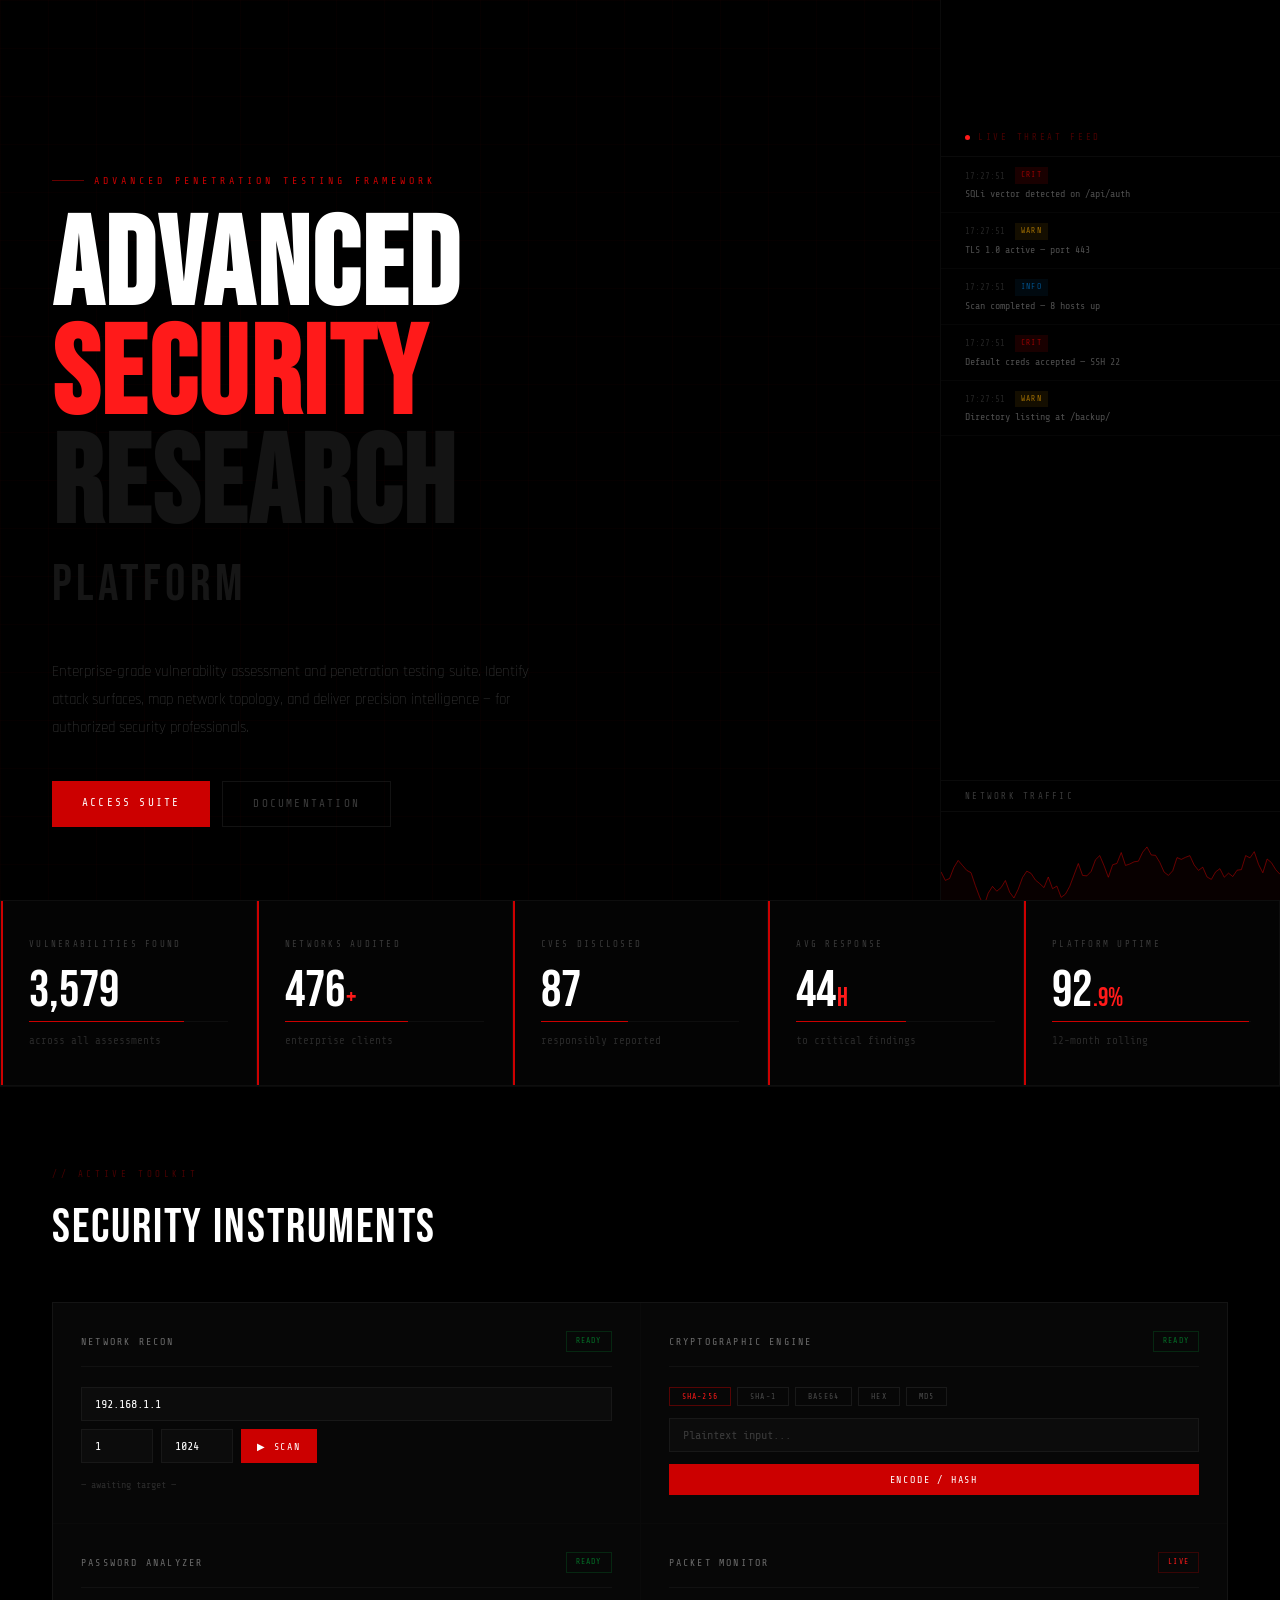
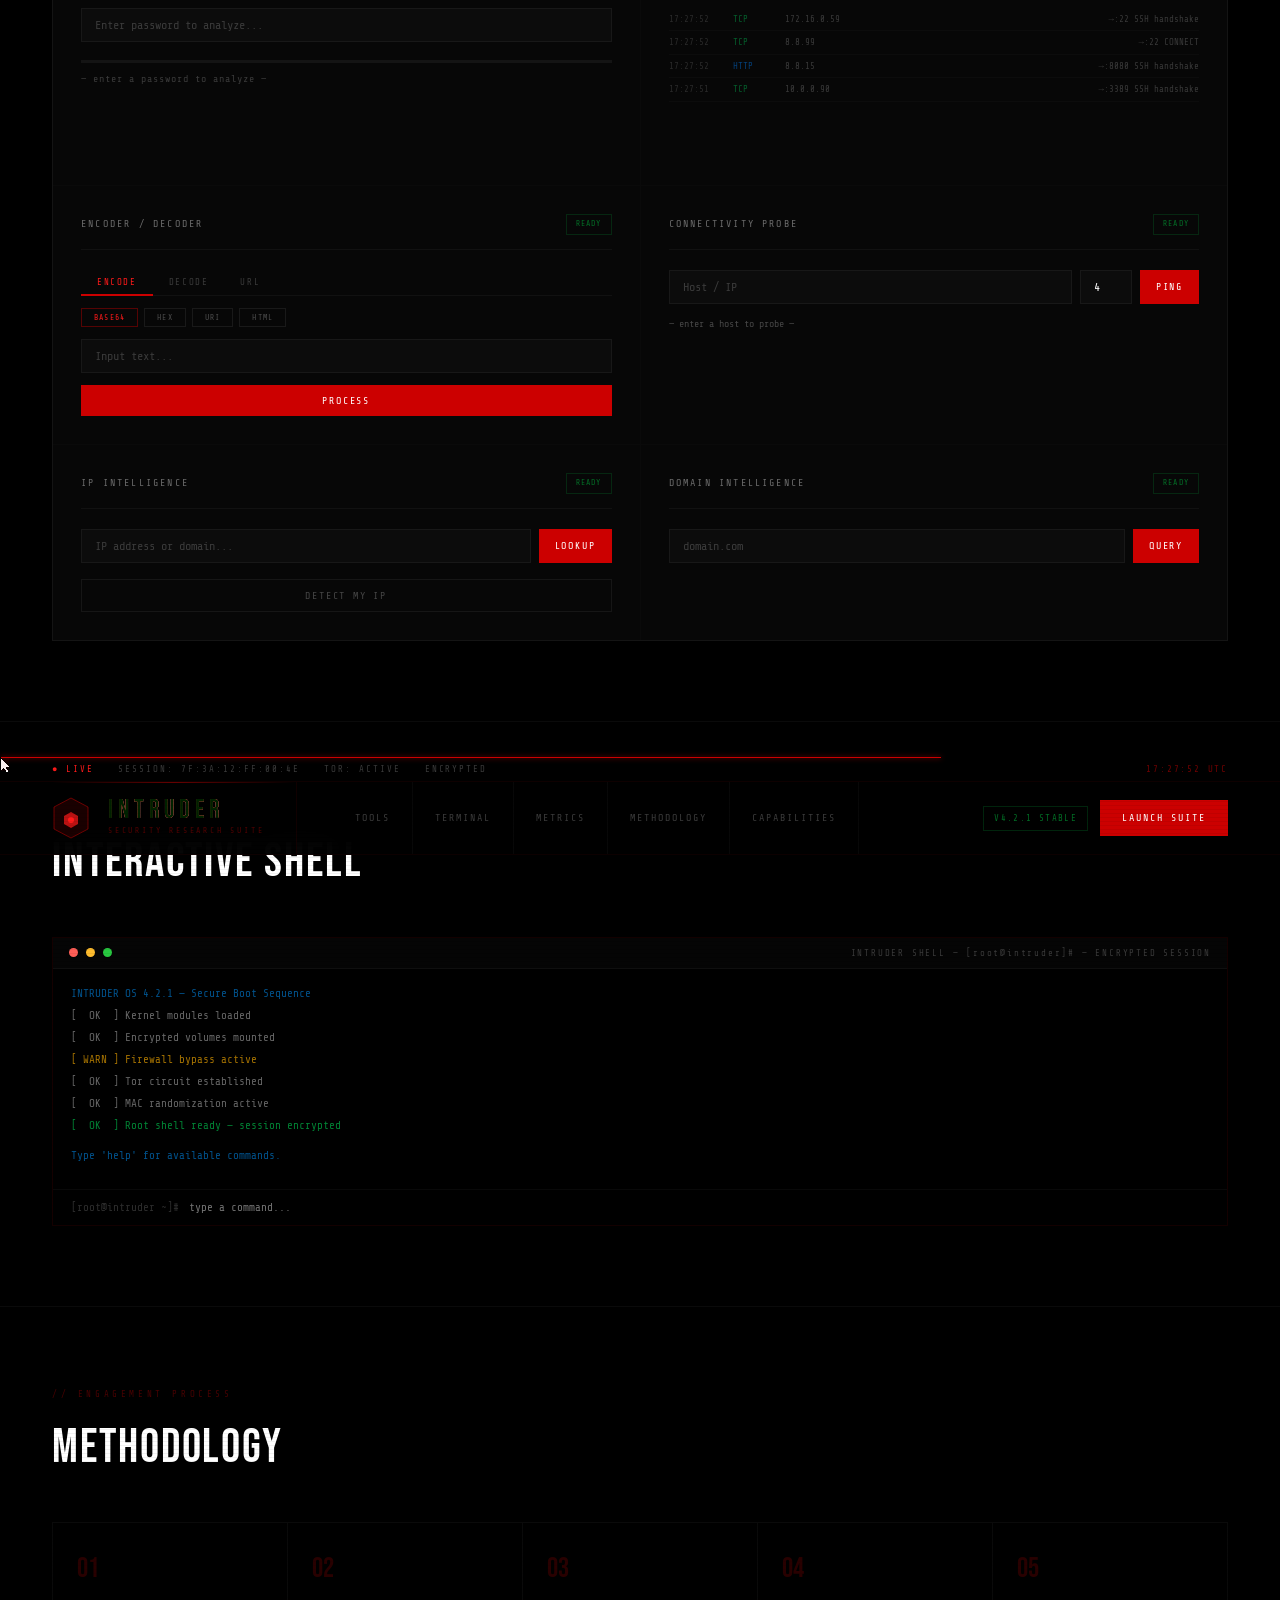
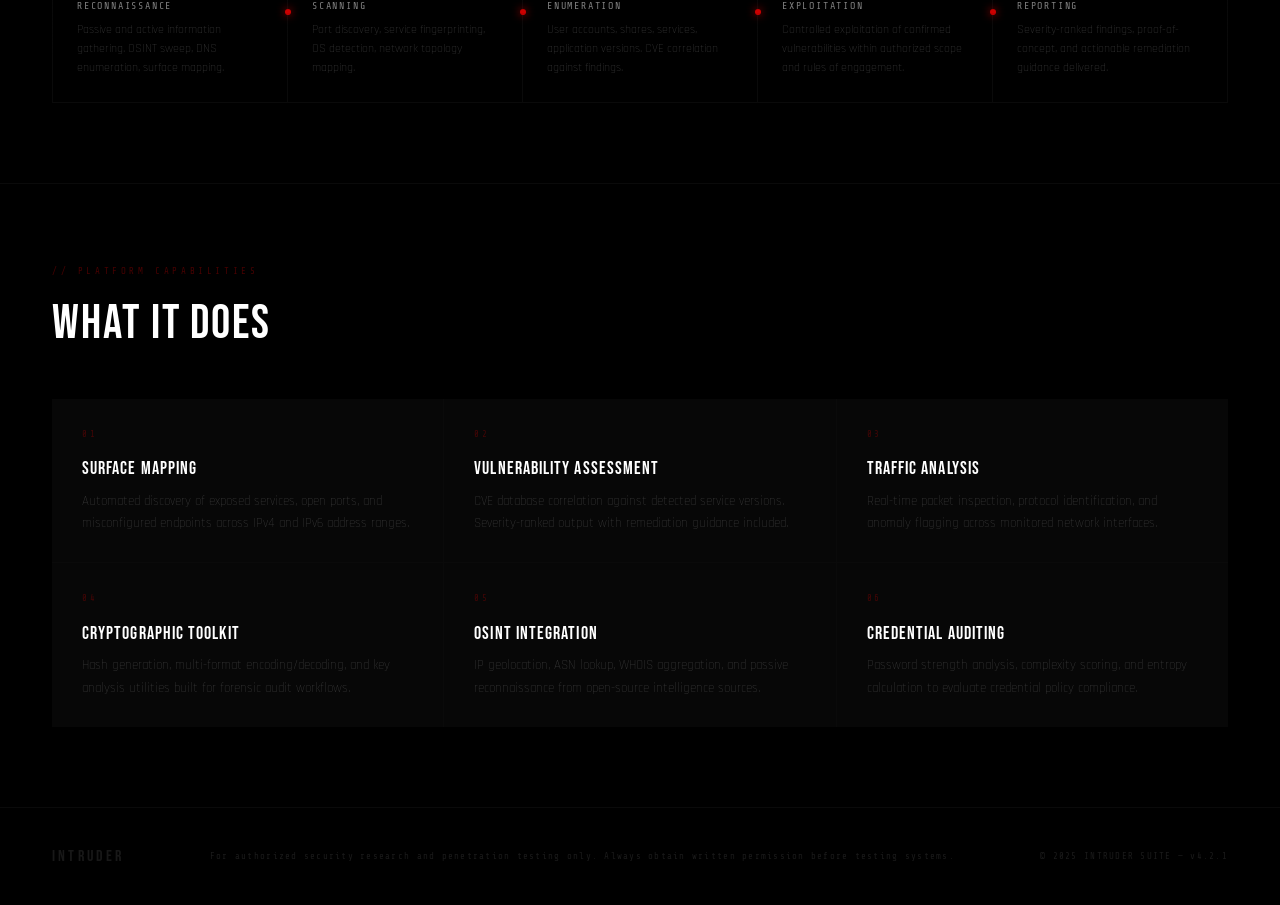
<file: intruder-v2.html>
<!DOCTYPE html>
<html lang="en">
<head>
<meta charset="UTF-8">
<meta name="viewport" content="width=device-width, initial-scale=1.0">
<title>INTRUDER — Advanced Security Research Suite</title>
<link href="https://fonts.googleapis.com/css2?family=Share+Tech+Mono&family=Bebas+Neue&family=Rajdhani:wght@300;400;600;700&display=swap" rel="stylesheet">
<style>
:root {
  --r:     #cc0000;
  --r2:    #ff1a1a;
  --r3:    rgba(204,0,0,.07);
  --bg:    #000000;
  --s1:    #040404;
  --s2:    #070707;
  --tx:    #b0b0b0;
  --txd:   #3a3a3a;
  --bdr:   rgba(204,0,0,.1);
  --bdrw:  rgba(255,255,255,.04);
}

*,*::before,*::after{margin:0;padding:0;box-sizing:border-box;}
html{scroll-behavior:smooth;}
*{cursor:none!important;}

body{
  background:var(--bg);
  color:var(--tx);
  font-family:'Rajdhani',sans-serif;
  font-weight:400;
  overflow-x:hidden;
  line-height:1.6;
}

/* scanlines */
body::after{
  content:'';position:fixed;inset:0;
  background:repeating-linear-gradient(0deg,transparent,transparent 3px,rgba(0,0,0,.055) 3px,rgba(0,0,0,.055) 4px);
  pointer-events:none;z-index:9990;
}

/* ── PIXEL CURSOR ── */
#px{
  position:fixed;z-index:99999;
  pointer-events:none;
  image-rendering:pixelated;
  width:16px;height:16px;
  transform:translate(0,0);
}

/* scroll bar */
#spb{position:fixed;top:0;left:0;height:1px;background:var(--r);width:0%;z-index:9995;box-shadow:0 0 5px var(--r);}

/* ══════════════════════════════════
   ── UNIQUE HEADER / NAV ──
══════════════════════════════════ */
.site-header{
  position:fixed;top:0;left:0;right:0;z-index:900;
  background:rgba(0,0,0,.96);
  backdrop-filter:blur(16px);
}

/* top micro-bar */
.header-topbar{
  border-bottom:1px solid rgba(204,0,0,.07);
  padding:5px 52px;
  display:flex;justify-content:space-between;align-items:center;
}
.topbar-left{
  display:flex;gap:24px;
  font-family:'Share Tech Mono',monospace;
  font-size:9px;letter-spacing:.22em;color:var(--txd);
  text-transform:uppercase;
}
.topbar-left .live{color:var(--r2);animation:tbBlink 1.4s step-end infinite;}
@keyframes tbBlink{50%{opacity:.25}}
.topbar-right{
  font-family:'Share Tech Mono',monospace;
  font-size:9px;letter-spacing:.2em;color:var(--txd);
}
#sysTime{color:rgba(204,0,0,.55);}

/* main nav row */
.header-main{
  padding:0 52px;
  display:flex;align-items:stretch;
  border-bottom:1px solid rgba(204,0,0,.06);
  min-height:62px;
}

/* ── LOGO block — the unique header ── */
.logo-block{
  display:flex;align-items:center;gap:18px;
  padding:14px 32px 14px 0;
  border-right:1px solid rgba(204,0,0,.08);
  margin-right:36px;
  position:relative;
}

/* animated scan line on logo block */
.logo-block::after{
  content:'';position:absolute;top:0;left:0;right:0;
  height:1px;background:linear-gradient(90deg,transparent,var(--r),transparent);
  animation:logoscan 3s ease-in-out infinite;
  opacity:.5;
}
@keyframes logoscan{0%,100%{transform:translateX(-100%)}50%{transform:translateX(100%)}}

/* hexagon mark */
.logo-mark{
  position:relative;width:38px;height:44px;flex-shrink:0;
}
.logo-mark svg{width:100%;height:100%;}
.logo-mark .hex-fill{fill:none;stroke:rgba(204,0,0,.5);stroke-width:1;
  animation:hexPulse 3s ease-in-out infinite;}
.logo-mark .hex-inner{fill:var(--r);opacity:.12;animation:hexPulse 3s ease-in-out infinite .5s;}
.logo-mark .hex-dot{fill:var(--r2);}
@keyframes hexPulse{0%,100%{opacity:.5}50%{opacity:1}}

/* glitch wordmark */
.logo-word{
  display:flex;flex-direction:column;gap:1px;
}
.logo-name{
  font-family:'Bebas Neue',monospace;
  font-size:26px;letter-spacing:.2em;
  color:#fff;position:relative;
  display:inline-block;line-height:1;
}
.logo-name::before,.logo-name::after{
  content:attr(data-t);
  position:absolute;top:0;left:0;
  font-family:'Bebas Neue',monospace;font-size:26px;letter-spacing:.2em;line-height:1;
}
.logo-name::before{color:var(--r2);animation:gn1 7s steps(1) infinite;}
.logo-name::after {color:#002200;  animation:gn2 7s steps(1) infinite;}
@keyframes gn1{0%,91%,100%{opacity:0;transform:none}92%{opacity:1;transform:translate(-2px,0);clip-path:polygon(0 15%,100% 15%,100% 40%,0 40%)}93%{opacity:1;transform:translate(2px,0);clip-path:polygon(0 60%,100% 60%,100% 85%,0 85%)}94%{opacity:0}}
@keyframes gn2{0%,91%,100%{opacity:0;transform:none}92%{opacity:1;transform:translate(2px,0);clip-path:polygon(0 60%,100% 60%,100% 85%,0 85%)}93%{opacity:1;transform:translate(-2px,0);clip-path:polygon(0 15%,100% 15%,100% 40%,0 40%)}94%{opacity:0}}

.logo-tag{
  font-family:'Share Tech Mono',monospace;
  font-size:8px;letter-spacing:.35em;
  color:rgba(204,0,0,.4);text-transform:uppercase;
}

/* nav items */
.nav-items{
  display:flex;align-items:center;gap:0;flex:1;
}
.nav-item{
  font-family:'Share Tech Mono',monospace;
  font-size:10px;letter-spacing:.2em;text-transform:uppercase;
  color:var(--txd);text-decoration:none;
  padding:0 22px;height:100%;
  display:flex;align-items:center;
  border-right:1px solid rgba(255,255,255,.03);
  transition:color .2s,background .2s;
  position:relative;
}
.nav-item::after{
  content:'';position:absolute;bottom:0;left:0;right:0;
  height:2px;background:var(--r);
  transform:scaleX(0);transition:transform .25s ease;
}
.nav-item:hover{color:var(--tx);background:rgba(204,0,0,.03);}
.nav-item:hover::after{transform:scaleX(1);}

.nav-right{
  display:flex;align-items:center;gap:12px;
  margin-left:auto;padding-left:24px;
}
.nav-badge{
  font-family:'Share Tech Mono',monospace;font-size:9px;
  letter-spacing:.15em;text-transform:uppercase;
  padding:4px 10px;border:1px solid rgba(0,180,60,.2);
  color:rgba(0,180,60,.6);
}
.nav-cta{
  font-family:'Share Tech Mono',monospace;font-size:10px;
  letter-spacing:.2em;text-transform:uppercase;
  padding:10px 22px;background:var(--r);color:#fff;
  text-decoration:none;border:none;
  transition:background .2s;
  white-space:nowrap;
}
.nav-cta:hover{background:var(--r2);}

/* ══════════════════════════════════
   HERO
══════════════════════════════════ */
.hero{
  min-height:100vh;
  display:grid;grid-template-columns:1fr 340px;gap:0;
  padding:0;
  position:relative;overflow:hidden;
}

.hero-left{
  display:flex;flex-direction:column;justify-content:center;
  padding:130px 52px 30px;
  position:relative;
}

/* grid bg */
.hero-left::before{
  content:'';position:absolute;inset:0;
  background-image:
    linear-gradient(rgba(204,0,0,.028) 1px,transparent 1px),
    linear-gradient(90deg,rgba(204,0,0,.028) 1px,transparent 1px);
  background-size:48px 48px;
  pointer-events:none;
}

.hero-eyebrow{
  font-family:'Share Tech Mono',monospace;
  font-size:10px;letter-spacing:.4em;text-transform:uppercase;
  color:var(--r);margin-bottom:24px;
  display:flex;align-items:center;gap:10px;
  opacity:0;animation:fu .5s ease .5s both;
}
.eyebrow-line{width:32px;height:1px;background:var(--r);opacity:.5;}

.hero-title{
  font-family:'Bebas Neue',monospace;
  font-size:clamp(64px,10vw,124px);
  letter-spacing:.02em;line-height:.88;
  color:#fff;margin-bottom:4px;
  opacity:0;animation:fu .7s cubic-bezier(.16,1,.3,1) .6s both;
}
.hero-title .red{color:var(--r2);}
.hero-title .ghost{color:#141414;}

.hero-version{
  font-family:'Bebas Neue',monospace;
  font-size:clamp(28px,4vw,52px);
  letter-spacing:.08em;color:#161616;
  margin-bottom:32px;
  opacity:0;animation:fu .5s ease .7s both;
}

.hero-desc{
  font-size:15px;font-weight:300;color:var(--txd);
  max-width:500px;line-height:1.85;margin-bottom:40px;
  opacity:0;animation:fu .5s ease .8s both;
}

.hero-ctas{
  display:flex;gap:12px;flex-wrap:wrap;
  opacity:0;animation:fu .5s ease .95s both;
}

.btn-p{
  font-family:'Share Tech Mono',monospace;font-size:11px;
  letter-spacing:.2em;text-transform:uppercase;
  background:var(--r);color:#fff;border:none;
  padding:13px 30px;text-decoration:none;
  transition:all .2s;display:inline-block;
}
.btn-p:hover{background:var(--r2);box-shadow:0 0 24px rgba(204,0,0,.3);}

.btn-g{
  font-family:'Share Tech Mono',monospace;font-size:11px;
  letter-spacing:.2em;text-transform:uppercase;
  background:transparent;color:var(--txd);
  border:1px solid rgba(255,255,255,.07);
  padding:13px 30px;text-decoration:none;
  transition:all .2s;display:inline-block;
}
.btn-g:hover{border-color:rgba(255,255,255,.18);color:var(--tx);}

/* hero right panel */
.hero-right{
  border-left:1px solid var(--bdrw);
  display:flex;flex-direction:column;
  padding:130px 0 0;
  opacity:0;animation:fr .6s ease 1s both;
}
@keyframes fr{from{opacity:0;transform:translateX(16px)}to{opacity:1;transform:none}}

.panel-title{
  font-family:'Share Tech Mono',monospace;font-size:9px;
  letter-spacing:.3em;text-transform:uppercase;
  color:rgba(204,0,0,.35);padding:0 24px 12px;
  border-bottom:1px solid var(--bdrw);
  display:flex;align-items:center;gap:8px;
}
.ldot{width:5px;height:5px;border-radius:50%;background:var(--r2);animation:ldp 1.5s ease-in-out infinite;}
@keyframes ldp{50%{opacity:.15;box-shadow:none}0%,100%{box-shadow:0 0 4px var(--r2)}}

/* activity feed */
.act-feed{flex:1;overflow:hidden;padding:0;}
.act-entry{
  display:flex;flex-direction:column;gap:2px;
  padding:10px 24px;
  border-bottom:1px solid rgba(255,255,255,.025);
  animation:actIn .2s ease forwards;opacity:0;
}
@keyframes actIn{to{opacity:1}}
.ae-top{display:flex;gap:10px;align-items:center;}
.ae-time{font-family:'Share Tech Mono',monospace;font-size:9px;color:rgba(255,255,255,.14);}
.ae-type{font-size:8px;letter-spacing:.15em;font-family:'Share Tech Mono',monospace;
  padding:2px 6px;text-transform:uppercase;}
.ae-type.crit{background:rgba(204,0,0,.12);color:rgba(204,0,0,.7);}
.ae-type.warn{background:rgba(255,176,0,.08);color:rgba(255,176,0,.6);}
.ae-type.info{background:rgba(0,150,255,.06);color:rgba(0,150,255,.5);}
.ae-type.ok  {background:rgba(0,180,60,.06); color:rgba(0,180,60,.5);}
.ae-msg{font-family:'Share Tech Mono',monospace;font-size:10px;color:rgba(255,255,255,.3);padding-left:0;}

/* mini network graph */
.net-graph-wrap{
  height:120px;border-top:1px solid var(--bdrw);flex-shrink:0;
  display:flex;flex-direction:column;
}
.net-graph-label{
  font-family:'Share Tech Mono',monospace;font-size:9px;letter-spacing:.25em;
  color:var(--txd);padding:8px 24px;text-transform:uppercase;
  border-bottom:1px solid var(--bdrw);
}
#netGraph{width:100%;flex:1;}

/* ══════════════════════════════════
   STATS
══════════════════════════════════ */
.stats-sec{background:var(--s1);border-top:1px solid var(--bdrw);}
.stats-inner{
  display:grid;grid-template-columns:repeat(5,1fr);
  border-left:1px solid var(--bdrw);
}
.sc{
  padding:36px 28px;
  border-right:1px solid var(--bdrw);
  border-bottom:1px solid var(--bdrw);
  position:relative;overflow:hidden;
  transition:background .3s;
}
.sc:hover{background:#080808;}
.sc::before{
  content:'';position:absolute;top:0;left:0;
  width:2px;height:0;background:var(--r);
  transition:height .6s ease;
}
.sc.vis::before{height:100%;}
.sc-num{
  font-family:'Bebas Neue',monospace;
  font-size:clamp(32px,4vw,52px);line-height:1;
  color:#fff;margin-bottom:4px;
}
.sc-num .u{font-size:.5em;color:var(--r2);margin-left:1px;}
.sc-lbl{
  font-family:'Share Tech Mono',monospace;font-size:9px;
  letter-spacing:.25em;text-transform:uppercase;color:var(--txd);
  margin-bottom:14px;
}
.sc-bar{height:1px;background:rgba(255,255,255,.04);margin-bottom:10px;}
.sc-bar-fill{height:1px;background:var(--r);width:0%;transition:width 1.4s cubic-bezier(.16,1,.3,1);}
.sc.vis .sc-bar-fill{width:var(--p);}
.sc-sub{font-size:11px;color:rgba(255,255,255,.15);font-family:'Share Tech Mono',monospace;}

/* ══════════════════════════════════
   SECTION STRUCTURE
══════════════════════════════════ */
.sec{padding:80px 52px;border-top:1px solid var(--bdrw);}
.sec-ey{font-family:'Share Tech Mono',monospace;font-size:9px;letter-spacing:.4em;text-transform:uppercase;color:rgba(204,0,0,.35);margin-bottom:8px;}
.sec-hd{font-family:'Bebas Neue',monospace;font-size:clamp(28px,4vw,48px);letter-spacing:.04em;color:#fff;margin-bottom:36px;}

.sr{opacity:0;transform:translateY(20px);transition:opacity .6s ease,transform .6s cubic-bezier(.16,1,.3,1);}
.sr.vis{opacity:1;transform:none;}
.sr-l{opacity:0;transform:translateX(-24px);transition:opacity .6s ease,transform .6s cubic-bezier(.16,1,.3,1);}
.sr-l.vis{opacity:1;transform:none;}
.sr-r{opacity:0;transform:translateX(24px);transition:opacity .6s ease,transform .6s cubic-bezier(.16,1,.3,1);}
.sr-r.vis{opacity:1;transform:none;}

@keyframes fu{from{opacity:0;transform:translateY(14px)}to{opacity:1;transform:none}}

/* ══════════════════════════════════
   TOOLS SECTION
══════════════════════════════════ */
.tools-grid{
  display:grid;grid-template-columns:1fr 1fr;gap:1px;
  background:var(--bdrw);border:1px solid var(--bdrw);
}
.tp{
  background:var(--s2);padding:28px;
  transition:background .25s;
}
.tp:hover{background:var(--s1);}
.tp-hdr{
  display:flex;align-items:center;justify-content:space-between;
  margin-bottom:20px;padding-bottom:14px;
  border-bottom:1px solid rgba(255,255,255,.04);
}
.tp-name{
  font-family:'Share Tech Mono',monospace;font-size:10px;
  letter-spacing:.22em;text-transform:uppercase;color:rgba(255,255,255,.4);
}
.tp-stat{
  font-family:'Share Tech Mono',monospace;font-size:8px;
  letter-spacing:.15em;text-transform:uppercase;padding:3px 9px;
}
.tp-stat.rdy{color:rgba(0,180,60,.6);border:1px solid rgba(0,180,60,.18);}
.tp-stat.lv {color:var(--r2);border:1px solid rgba(204,0,0,.25);animation:lvBlink 1s step-end infinite;}
@keyframes lvBlink{50%{opacity:.3}}

/* inputs */
.fi{
  font-family:'Share Tech Mono',monospace;font-size:12px;
  background:rgba(255,255,255,.02);border:1px solid rgba(255,255,255,.05);
  color:#fff;padding:9px 13px;width:100%;outline:none;
  transition:border-color .2s;margin-bottom:8px;
}
.fi:focus{border-color:rgba(204,0,0,.3);}
.fi::placeholder{color:var(--txd);}

.frow{display:flex;gap:8px;margin-bottom:8px;}
.frow .fi{margin-bottom:0;}

/* buttons */
.tb{
  font-family:'Share Tech Mono',monospace;font-size:10px;
  letter-spacing:.18em;text-transform:uppercase;
  background:var(--r);color:#fff;border:none;
  padding:10px 18px;width:100%;margin-top:4px;
  transition:background .2s;
}
.tb:hover{background:var(--r2);}
.tb.sec{background:transparent;color:rgba(255,255,255,.25);border:1px solid rgba(255,255,255,.06);}
.tb.sec:hover{border-color:rgba(255,255,255,.12);color:rgba(255,255,255,.5);}
.tb.sm{width:auto;padding:9px 16px;margin-top:0;}

/* output areas */
.tout{
  font-family:'Share Tech Mono',monospace;font-size:10px;
  color:rgba(255,255,255,.28);line-height:2;
  max-height:130px;overflow-y:auto;margin-top:12px;
  scrollbar-width:thin;scrollbar-color:rgba(204,0,0,.2) transparent;
}
.t-open{color:rgba(0,200,80,.65);}
.t-warn{color:rgba(255,176,0,.6);}
.t-crit{color:rgba(204,0,0,.75);}
.t-dim {color:rgba(255,255,255,.15);}

/* algo pills */
.algo-row{display:flex;gap:6px;flex-wrap:wrap;margin-bottom:12px;}
.ap{
  font-family:'Share Tech Mono',monospace;font-size:8px;letter-spacing:.15em;
  text-transform:uppercase;background:transparent;
  border:1px solid rgba(255,255,255,.07);color:rgba(255,255,255,.28);
  padding:4px 12px;transition:all .2s;
}
.ap.on{border-color:rgba(204,0,0,.4);color:var(--r2);}
.ap:hover{border-color:rgba(255,255,255,.14);color:rgba(255,255,255,.55);}

.hout{
  font-family:'Share Tech Mono',monospace;font-size:10px;color:rgba(204,0,0,.65);
  word-break:break-all;line-height:1.8;padding:10px 13px;margin-top:10px;
  background:rgba(204,0,0,.03);border:1px solid rgba(204,0,0,.07);
  min-height:40px;display:none;
}
.hout.on{display:block;}

/* packet stream */
.pkt-wrap{max-height:160px;overflow-y:auto;scrollbar-width:thin;scrollbar-color:rgba(204,0,0,.15) transparent;}
.pr{
  display:grid;grid-template-columns:56px 44px 1fr auto;
  gap:8px;padding:4px 0;
  border-bottom:1px solid rgba(255,255,255,.025);
  font-family:'Share Tech Mono',monospace;font-size:9px;
  color:rgba(255,255,255,.2);animation:pi .12s ease both;
}
@keyframes pi{from{opacity:0}to{opacity:1}}
.prtcp{color:rgba(0,180,80,.5);}
.prudp{color:rgba(255,176,0,.45);}
.prhttp{color:rgba(0,130,255,.45);}
.prsus{color:rgba(204,0,0,.7);}
.pflag{font-size:8px;padding:1px 5px;border:1px solid rgba(204,0,0,.3);color:rgba(204,0,0,.65);}

/* intel fields */
.ifields{display:none;grid-template-columns:1fr 1fr;gap:6px;margin-top:12px;}
.ifields.on{display:grid;}
.ifield{padding:8px 11px;background:rgba(255,255,255,.02);border:1px solid rgba(255,255,255,.035);}
.ik{font-size:8px;letter-spacing:.2em;color:var(--txd);margin-bottom:2px;text-transform:uppercase;font-family:'Share Tech Mono',monospace;}
.iv{font-size:11px;color:rgba(255,255,255,.55);font-family:'Share Tech Mono',monospace;}
.iv.ld{color:rgba(255,255,255,.18);animation:ldBl .7s step-end infinite;}
@keyframes ldBl{50%{opacity:.25}}

/* password meter */
.pmeter{height:3px;background:rgba(255,255,255,.05);margin-top:10px;border-radius:0;}
.pmfill{height:3px;width:0%;transition:width .4s ease,background .4s ease;border-radius:0;}
.pscore{
  font-family:'Share Tech Mono',monospace;font-size:10px;
  color:var(--txd);margin-top:8px;letter-spacing:.1em;
}

/* encoder tabs */
.etabs{display:flex;gap:0;margin-bottom:12px;border-bottom:1px solid var(--bdrw);}
.etab{
  font-family:'Share Tech Mono',monospace;font-size:9px;letter-spacing:.18em;text-transform:uppercase;
  padding:7px 16px;color:var(--txd);background:transparent;border:none;
  border-bottom:2px solid transparent;margin-bottom:-1px;transition:all .2s;
}
.etab.on{color:var(--r2);border-bottom-color:var(--r);}
.etab:hover{color:var(--tx);}

/* ping result */
.ping-result{font-family:'Share Tech Mono',monospace;font-size:10px;color:rgba(255,255,255,.25);line-height:2;margin-top:10px;min-height:40px;}
.pg-ok{color:rgba(0,200,80,.65);}
.pg-slow{color:rgba(255,176,0,.65);}
.pg-fail{color:rgba(204,0,0,.65);}

/* ── WHOIS TOOL ── */
.whois-out{
  font-family:'Share Tech Mono',monospace;font-size:10px;
  color:rgba(255,255,255,.25);line-height:2;margin-top:10px;
  max-height:130px;overflow-y:auto;display:none;
}
.whois-out.on{display:block;}
.wok{color:rgba(0,200,80,.6);}
.winfo{color:rgba(0,150,255,.5);}

/* ══════════════════════════════════
   TERMINAL
══════════════════════════════════ */
.terminal-wrap{
  border:1px solid rgba(204,0,0,.1);
  background:#000;
  margin-top:0;
}
.term-bar{
  background:rgba(255,255,255,.02);
  border-bottom:1px solid rgba(255,255,255,.04);
  padding:8px 16px;
  display:flex;align-items:center;gap:8px;
}
.term-dot{width:9px;height:9px;border-radius:50%;}
.td-r{background:#ff5f57;}.td-y{background:#febc2e;}.td-g{background:#28c840;}
.term-title{font-family:'Share Tech Mono',monospace;font-size:9px;letter-spacing:.2em;color:var(--txd);margin-left:auto;}
.term-body{
  padding:14px 18px;max-height:260px;overflow-y:auto;font-family:'Share Tech Mono',monospace;font-size:11px;line-height:2;
  scrollbar-width:thin;scrollbar-color:rgba(204,0,0,.15) transparent;
}
.tl{display:block;white-space:pre-wrap;word-break:break-all;}
.tl.pr{color:rgba(255,255,255,.2);}
.tl.cm{color:#fff;}
.tl.out{color:rgba(255,255,255,.4);}
.tl.ok{color:rgba(0,200,80,.65);}
.tl.er{color:rgba(204,0,0,.7);}
.tl.wn{color:rgba(255,176,0,.65);}
.tl.if{color:rgba(0,150,255,.55);}
.tl.em{display:block;height:.7em;}
.term-in-row{
  border-top:1px solid rgba(255,255,255,.04);
  padding:9px 18px;display:flex;align-items:center;gap:10px;
}
.term-prompt{font-family:'Share Tech Mono',monospace;font-size:11px;color:rgba(255,255,255,.18);white-space:nowrap;}
.term-input{
  flex:1;background:transparent;border:none;outline:none;
  color:#fff;font-family:'Share Tech Mono',monospace;font-size:11px;
  caret-color:var(--r2);
}

/* ══════════════════════════════════
   CAPABILITIES
══════════════════════════════════ */
.cap-grid{display:grid;grid-template-columns:repeat(3,1fr);gap:1px;background:var(--bdrw);}
.cap{
  padding:28px;background:var(--s2);
  border-left:2px solid transparent;
  transition:all .25s;
}
.cap:hover{background:var(--s1);border-left-color:var(--r);}
.cap-n{font-family:'Share Tech Mono',monospace;font-size:9px;letter-spacing:.28em;color:rgba(204,0,0,.3);margin-bottom:14px;}
.cap-t{font-family:'Bebas Neue',monospace;font-size:18px;letter-spacing:.06em;color:#fff;margin-bottom:6px;}
.cap-d{font-size:13px;color:var(--txd);line-height:1.7;font-weight:300;}

/* ══════════════════════════════════
   TIMELINE / METHODOLOGY
══════════════════════════════════ */
.timeline{display:flex;gap:0;border:1px solid var(--bdrw);}
.tl-step{
  flex:1;padding:24px;border-right:1px solid var(--bdrw);
  position:relative;
}
.tl-step:last-child{border-right:none;}
.tl-step::after{
  content:'';position:absolute;top:50%;right:-1px;
  width:6px;height:6px;background:var(--r);
  border-radius:50%;transform:translate(50%,-50%);
  box-shadow:0 0 8px var(--r);
}
.tl-step:last-child::after{display:none;}
.tl-num{font-family:'Bebas Neue',monospace;font-size:28px;color:rgba(204,0,0,.2);margin-bottom:6px;}
.tl-name{font-family:'Share Tech Mono',monospace;font-size:10px;letter-spacing:.18em;text-transform:uppercase;color:rgba(255,255,255,.5);margin-bottom:6px;}
.tl-desc{font-size:12px;color:var(--txd);line-height:1.6;font-weight:300;}

/* ══════════════════════════════════
   FOOTER
══════════════════════════════════ */
footer{
  padding:36px 52px;border-top:1px solid var(--bdrw);
  display:flex;justify-content:space-between;align-items:center;flex-wrap:wrap;gap:14px;
}
.ft-logo{font-family:'Bebas Neue',monospace;font-size:16px;letter-spacing:.2em;color:#181818;}
.ft-note{font-family:'Share Tech Mono',monospace;font-size:9px;color:#1a1a1a;letter-spacing:.14em;}

/* scrollbar */
::-webkit-scrollbar{width:3px;height:3px;}
::-webkit-scrollbar-track{background:transparent;}
::-webkit-scrollbar-thumb{background:#1a1a1a;}

@media(max-width:960px){
  .hero{grid-template-columns:1fr;}
  .hero-right{display:none;}
  .site-header .header-main{padding:0 24px;}
  .header-topbar{padding:5px 24px;}
  .nav-items .nav-item:nth-child(n+4){display:none;}
  .hero-left{padding:120px 24px 60px;}
  .sec{padding:60px 24px;}
  .stats-inner{grid-template-columns:1fr 1fr;}
  .tools-grid{grid-template-columns:1fr;}
  .cap-grid{grid-template-columns:1fr 1fr;}
  .timeline{flex-direction:column;}
  .tl-step::after{display:none;}
  footer{padding:28px 24px;}
}
</style>
</head>
<body>

<!-- Pixel cursor canvas -->
<canvas id="px" width="16" height="16"></canvas>

<div id="spb"></div>

<!-- ══ HEADER ══ -->
<header class="site-header">
  <div class="header-topbar">
    <div class="topbar-left">
      <span class="live">● LIVE</span>
      <span>Session: 7F:3A:12:FF:00:4E</span>
      <span>TOR: Active</span>
      <span>Encrypted</span>
    </div>
    <div class="topbar-right">
      <span id="sysTime"></span>
    </div>
  </div>
  <div class="header-main">
    <!-- Logo -->
    <div class="logo-block">
      <div class="logo-mark">
        <svg viewBox="0 0 38 44">
          <polygon class="hex-fill" points="19,2 36,11 36,33 19,42 2,33 2,11"/>
          <polygon class="hex-inner" points="19,2 36,11 36,33 19,42 2,33 2,11"/>
          <polygon class="hex-dot" points="19,16 26,20 26,28 19,32 12,28 12,20" opacity=".7"/>
          <circle class="hex-dot" cx="19" cy="24" r="3"/>
        </svg>
      </div>
      <div class="logo-word">
        <span class="logo-name" data-t="INTRUDER">INTRUDER</span>
        <span class="logo-tag">Security Research Suite</span>
      </div>
    </div>
    <!-- Nav -->
    <nav class="nav-items">
      <a class="nav-item" href="#tools">Tools</a>
      <a class="nav-item" href="#terminal">Terminal</a>
      <a class="nav-item" href="#stats">Metrics</a>
      <a class="nav-item" href="#methodology">Methodology</a>
      <a class="nav-item" href="#capabilities">Capabilities</a>
    </nav>
    <div class="nav-right">
      <span class="nav-badge">v4.2.1 STABLE</span>
      <a class="nav-cta" href="#tools">Launch Suite</a>
    </div>
  </div>
</header>

<!-- ══ HERO ══ -->
<section class="hero">
  <div class="hero-left">
    <div class="hero-eyebrow">
      <div class="eyebrow-line"></div>
      Advanced Penetration Testing Framework
    </div>
    <h1 class="hero-title">
      ADVANCED<br>
      <span class="red">SECURITY</span><br>
      <span class="ghost">RESEARCH</span>
    </h1>
    <div class="hero-version">PLATFORM</div>
    <p class="hero-desc">Enterprise-grade vulnerability assessment and penetration testing suite. Identify attack surfaces, map network topology, and deliver precision intelligence — for authorized security professionals.</p>
    <div class="hero-ctas">
      <a href="#tools" class="btn-p">Access Suite</a>
      <a href="#capabilities" class="btn-g">Documentation</a>
    </div>
  </div>

  <div class="hero-right">
    <div class="panel-title"><div class="ldot"></div>Live Threat Feed</div>
    <div class="act-feed" id="actFeed"></div>
    <div class="net-graph-wrap">
      <div class="net-graph-label">Network Traffic</div>
      <canvas id="netGraph"></canvas>
    </div>
  </div>
</section>

<!-- ══ STATS ══ -->
<section class="stats-sec" id="stats">
  <div class="stats-inner">
    <div class="sc sr"><div class="sc-lbl">Vulnerabilities Found</div><div class="sc-num"><span class="sv" data-t="3847">0</span></div><div class="sc-bar"><div class="sc-bar-fill" style="--p:78%"></div></div><div class="sc-sub">across all assessments</div></div>
    <div class="sc sr" style="transition-delay:.08s"><div class="sc-lbl">Networks Audited</div><div class="sc-num"><span class="sv" data-t="512">0</span><span class="u">+</span></div><div class="sc-bar"><div class="sc-bar-fill" style="--p:62%"></div></div><div class="sc-sub">enterprise clients</div></div>
    <div class="sc sr" style="transition-delay:.16s"><div class="sc-lbl">CVEs Disclosed</div><div class="sc-num"><span class="sv" data-t="94">0</span></div><div class="sc-bar"><div class="sc-bar-fill" style="--p:44%"></div></div><div class="sc-sub">responsibly reported</div></div>
    <div class="sc sr" style="transition-delay:.24s"><div class="sc-lbl">Avg Response</div><div class="sc-num"><span class="sv" data-t="48">0</span><span class="u">h</span></div><div class="sc-bar"><div class="sc-bar-fill" style="--p:55%"></div></div><div class="sc-sub">to critical findings</div></div>
    <div class="sc sr" style="transition-delay:.32s"><div class="sc-lbl">Platform Uptime</div><div class="sc-num"><span class="sv" data-t="99">0</span><span class="u">.9%</span></div><div class="sc-bar"><div class="sc-bar-fill" style="--p:99%"></div></div><div class="sc-sub">12-month rolling</div></div>
  </div>
</section>

<!-- ══ TOOLS ══ -->
<section class="sec" id="tools">
  <div class="sec-ey sr">// Active Toolkit</div>
  <div class="sec-hd sr">Security Instruments</div>

  <div class="tools-grid">

    <!-- PORT SCANNER -->
    <div class="tp sr">
      <div class="tp-hdr"><span class="tp-name">Network Recon</span><span class="tp-stat rdy">Ready</span></div>
      <input class="fi" id="sIP" placeholder="Target IP / CIDR" value="192.168.1.1">
      <div class="frow">
        <input class="fi" id="sFrom" value="1" style="width:72px" placeholder="From">
        <input class="fi" id="sTo"   value="1024" style="width:72px" placeholder="To">
        <button class="tb sm" onclick="runScan()">▶ Scan</button>
      </div>
      <div class="tout" id="scanOut"><span class="t-dim">— awaiting target —</span></div>
    </div>

    <!-- HASH ENGINE -->
    <div class="tp sr" style="transition-delay:.08s">
      <div class="tp-hdr"><span class="tp-name">Cryptographic Engine</span><span class="tp-stat rdy">Ready</span></div>
      <div class="algo-row">
        <button class="ap on" data-a="sha256">SHA-256</button>
        <button class="ap" data-a="sha1">SHA-1</button>
        <button class="ap" data-a="b64">BASE64</button>
        <button class="ap" data-a="hex">HEX</button>
        <button class="ap" data-a="md5">MD5</button>
      </div>
      <input class="fi" id="hashIn" placeholder="Plaintext input...">
      <button class="tb" onclick="doHash()">Encode / Hash</button>
      <div class="hout" id="hashOut"></div>
    </div>

    <!-- PASSWORD ANALYZER -->
    <div class="tp sr" style="transition-delay:.12s">
      <div class="tp-hdr"><span class="tp-name">Password Analyzer</span><span class="tp-stat rdy">Ready</span></div>
      <input class="fi" id="pwIn" placeholder="Enter password to analyze..." type="password" oninput="analyzePW(this.value)">
      <div class="pmeter"><div class="pmfill" id="pmFill"></div></div>
      <div class="pscore" id="pwScore">— enter a password to analyze —</div>
      <div class="tout" id="pwDetails" style="margin-top:10px;min-height:60px;"></div>
    </div>

    <!-- PACKET MONITOR -->
    <div class="tp sr" style="transition-delay:.16s">
      <div class="tp-hdr"><span class="tp-name">Packet Monitor</span><span class="tp-stat lv">Live</span></div>
      <div class="pkt-wrap" id="pktWrap"></div>
    </div>

    <!-- ENCODER / DECODER -->
    <div class="tp sr" style="transition-delay:.2s">
      <div class="tp-hdr"><span class="tp-name">Encoder / Decoder</span><span class="tp-stat rdy">Ready</span></div>
      <div class="etabs">
        <button class="etab on" data-m="enc">Encode</button>
        <button class="etab" data-m="dec">Decode</button>
        <button class="etab" data-m="url">URL</button>
      </div>
      <div class="algo-row" id="encAlgos">
        <button class="ap on" data-a="b64">BASE64</button>
        <button class="ap" data-a="hex">HEX</button>
        <button class="ap" data-a="uri">URI</button>
        <button class="ap" data-a="html">HTML</button>
      </div>
      <input class="fi" id="encIn" placeholder="Input text...">
      <button class="tb" onclick="doEncode()">Process</button>
      <div class="hout" id="encOut"></div>
    </div>

    <!-- PING TOOL -->
    <div class="tp sr" style="transition-delay:.24s">
      <div class="tp-hdr"><span class="tp-name">Connectivity Probe</span><span class="tp-stat rdy">Ready</span></div>
      <div class="frow">
        <input class="fi" id="pingIP" placeholder="Host / IP" style="flex:1;margin:0">
        <input class="fi" id="pingCount" value="4" style="width:52px;margin:0" placeholder="×">
        <button class="tb sm" onclick="doPing()">Ping</button>
      </div>
      <div class="ping-result" id="pingRes">— enter a host to probe —</div>
    </div>

    <!-- IP INTEL -->
    <div class="tp sr" style="transition-delay:.28s">
      <div class="tp-hdr"><span class="tp-name">IP Intelligence</span><span class="tp-stat rdy">Ready</span></div>
      <div class="frow">
        <input class="fi" id="ipIn" placeholder="IP address or domain..." style="flex:1;margin:0">
        <button class="tb sm" onclick="doLookup()">Lookup</button>
      </div>
      <button class="tb sec" onclick="myIP()" style="margin-top:8px">Detect My IP</button>
      <div class="ifields" id="iFields"></div>
    </div>

    <!-- WHOIS LOOKUP -->
    <div class="tp sr" style="transition-delay:.32s">
      <div class="tp-hdr"><span class="tp-name">Domain Intelligence</span><span class="tp-stat rdy">Ready</span></div>
      <div class="frow">
        <input class="fi" id="whoisIn" placeholder="domain.com" style="flex:1;margin:0">
        <button class="tb sm" onclick="doWhois()">Query</button>
      </div>
      <div class="whois-out" id="whoisOut"></div>
    </div>

  </div>
</section>

<!-- ══ TERMINAL ══ -->
<section class="sec" id="terminal">
  <div class="sec-ey sr">// Command Interface</div>
  <div class="sec-hd sr">Interactive Shell</div>
  <div class="terminal-wrap sr">
    <div class="term-bar">
      <div class="term-dot td-r"></div><div class="term-dot td-y"></div><div class="term-dot td-g"></div>
      <span class="term-title">INTRUDER SHELL — [root@intruder]# — ENCRYPTED SESSION</span>
    </div>
    <div class="term-body" id="tBody"></div>
    <div class="term-in-row">
      <span class="term-prompt">[root@intruder ~]#</span>
      <input class="term-input" id="tIn" placeholder="type a command..." autocomplete="off" spellcheck="false">
    </div>
  </div>
</section>

<!-- ══ METHODOLOGY ══ -->
<section class="sec" id="methodology">
  <div class="sec-ey sr">// Engagement Process</div>
  <div class="sec-hd sr">Methodology</div>
  <div class="timeline sr">
    <div class="tl-step"><div class="tl-num">01</div><div class="tl-name">Reconnaissance</div><div class="tl-desc">Passive and active information gathering. OSINT sweep, DNS enumeration, surface mapping.</div></div>
    <div class="tl-step"><div class="tl-num">02</div><div class="tl-name">Scanning</div><div class="tl-desc">Port discovery, service fingerprinting, OS detection, network topology mapping.</div></div>
    <div class="tl-step"><div class="tl-num">03</div><div class="tl-name">Enumeration</div><div class="tl-desc">User accounts, shares, services, application versions. CVE correlation against findings.</div></div>
    <div class="tl-step"><div class="tl-num">04</div><div class="tl-name">Exploitation</div><div class="tl-desc">Controlled exploitation of confirmed vulnerabilities within authorized scope and rules of engagement.</div></div>
    <div class="tl-step"><div class="tl-num">05</div><div class="tl-name">Reporting</div><div class="tl-desc">Severity-ranked findings, proof-of-concept, and actionable remediation guidance delivered.</div></div>
  </div>
</section>

<!-- ══ CAPABILITIES ══ -->
<section class="sec" id="capabilities">
  <div class="sec-ey sr">// Platform Capabilities</div>
  <div class="sec-hd sr">What It Does</div>
  <div class="cap-grid">
    <div class="cap sr"><div class="cap-n">01</div><div class="cap-t">Surface Mapping</div><p class="cap-d">Automated discovery of exposed services, open ports, and misconfigured endpoints across IPv4 and IPv6 address ranges.</p></div>
    <div class="cap sr" style="transition-delay:.06s"><div class="cap-n">02</div><div class="cap-t">Vulnerability Assessment</div><p class="cap-d">CVE database correlation against detected service versions. Severity-ranked output with remediation guidance included.</p></div>
    <div class="cap sr" style="transition-delay:.12s"><div class="cap-n">03</div><div class="cap-t">Traffic Analysis</div><p class="cap-d">Real-time packet inspection, protocol identification, and anomaly flagging across monitored network interfaces.</p></div>
    <div class="cap sr" style="transition-delay:.04s"><div class="cap-n">04</div><div class="cap-t">Cryptographic Toolkit</div><p class="cap-d">Hash generation, multi-format encoding/decoding, and key analysis utilities built for forensic audit workflows.</p></div>
    <div class="cap sr" style="transition-delay:.1s"><div class="cap-n">05</div><div class="cap-t">OSINT Integration</div><p class="cap-d">IP geolocation, ASN lookup, WHOIS aggregation, and passive reconnaissance from open-source intelligence sources.</p></div>
    <div class="cap sr" style="transition-delay:.16s"><div class="cap-n">06</div><div class="cap-t">Credential Auditing</div><p class="cap-d">Password strength analysis, complexity scoring, and entropy calculation to evaluate credential policy compliance.</p></div>
  </div>
</section>

<!-- ══ FOOTER ══ -->
<footer>
  <div class="ft-logo">INTRUDER</div>
  <div class="ft-note">For authorized security research and penetration testing only. Always obtain written permission before testing systems.</div>
  <div class="ft-note">© 2025 INTRUDER SUITE — v4.2.1</div>
</footer>

<script>
/* ═══════════════════════════
   PIXEL CURSOR
═══════════════════════════ */
(function(){
  const c=document.getElementById('px');
  const ctx=c.getContext('2d');
  ctx.imageSmoothingEnabled=false;

  // pixel arrow — Windows pointer style
  const px=[
    [1,0,0,0,0,0,0,0,0,0,0,0,0,0,0,0],
    [1,1,0,0,0,0,0,0,0,0,0,0,0,0,0,0],
    [1,2,1,0,0,0,0,0,0,0,0,0,0,0,0,0],
    [1,2,2,1,0,0,0,0,0,0,0,0,0,0,0,0],
    [1,2,2,2,1,0,0,0,0,0,0,0,0,0,0,0],
    [1,2,2,2,2,1,0,0,0,0,0,0,0,0,0,0],
    [1,2,2,2,2,2,1,0,0,0,0,0,0,0,0,0],
    [1,2,2,2,2,2,2,1,0,0,0,0,0,0,0,0],
    [1,2,2,2,2,2,2,2,1,0,0,0,0,0,0,0],
    [1,2,2,2,2,2,2,2,2,1,0,0,0,0,0,0],
    [1,2,2,2,2,2,1,1,1,1,0,0,0,0,0,0],
    [1,2,2,1,2,2,1,0,0,0,0,0,0,0,0,0],
    [1,2,1,0,1,2,2,1,0,0,0,0,0,0,0,0],
    [1,1,0,0,0,1,2,2,1,0,0,0,0,0,0,0],
    [0,0,0,0,0,1,2,2,1,0,0,0,0,0,0,0],
    [0,0,0,0,0,0,1,1,0,0,0,0,0,0,0,0],
  ];
  // 0=transparent, 1=black outline, 2=white fill, 3=red accent
  const cols={1:'#000000',2:'#ffffff',3:'#cc0000'};

  px.forEach((row,y)=>row.forEach((v,x)=>{
    if(v===0)return;
    ctx.fillStyle=cols[v]||'#fff';
    ctx.fillRect(x,y,1,1);
  }));

  // red tint on inner body
  ctx.fillStyle='rgba(204,0,0,0.06)';
  ctx.fillRect(1,1,8,13);

  document.addEventListener('mousemove',e=>{
    c.style.left=e.clientX+'px';
    c.style.top=e.clientY+'px';
  });
})();

/* ═══════════════════════════
   SCROLL PROGRESS + IO
═══════════════════════════ */
window.addEventListener('scroll',()=>{
  const p=window.scrollY/(document.body.scrollHeight-window.innerHeight)*100;
  document.getElementById('spb').style.width=p+'%';
});
const IO=new IntersectionObserver(en=>{
  en.forEach(e=>{
    if(e.isIntersecting){
      e.target.classList.add('vis');
      e.target.querySelectorAll('.sv[data-t]').forEach(animNum);
    }
  });
},{threshold:.12});
document.querySelectorAll('.sr,.sr-l,.sr-r,.sc').forEach(el=>IO.observe(el));

function animNum(el){
  const t=parseInt(el.dataset.t),d=1500,s=Date.now();
  const iv=setInterval(()=>{
    const p=Math.min((Date.now()-s)/d,1),e=1-Math.pow(1-p,3);
    el.textContent=Math.floor(e*t).toLocaleString();
    if(p>=1){clearInterval(iv);el.textContent=t.toLocaleString();}
  },18);
}

/* ═══════════════════════════
   SYSTEM TIME
═══════════════════════════ */
(function tick(){
  const n=new Date();
  const p=v=>String(v).padStart(2,'0');
  document.getElementById('sysTime').textContent=
    `${p(n.getHours())}:${p(n.getMinutes())}:${p(n.getSeconds())} UTC`;
  setTimeout(tick,1000);
})();

/* ═══════════════════════════
   LIVE THREAT FEED
═══════════════════════════ */
(function(){
  const feed=document.getElementById('actFeed');
  const evs=[
    {type:'crit',msg:'SQLi vector detected on /api/auth'},
    {type:'warn',msg:'TLS 1.0 active — port 443'},
    {type:'info',msg:'Scan completed — 8 hosts up'},
    {type:'crit',msg:'Default creds accepted — SSH 22'},
    {type:'warn',msg:'Directory listing at /backup/'},
    {type:'ok',  msg:'Patch confirmed — CVE-2024-1234'},
    {type:'crit',msg:'CORS wildcard on api.target.io'},
    {type:'warn',msg:'Open redirect at /redirect?url='},
    {type:'info',msg:'Report generated: audit_091.pdf'},
    {type:'crit',msg:'XXE injection — /api/xml endpoint'},
    {type:'warn',msg:'Weak cipher suite on :8443'},
    {type:'ok',  msg:'Access control test passed'},
  ];
  let i=0;
  const p=v=>String(v).padStart(2,'0');
  function add(){
    const n=new Date();
    const ts=`${p(n.getHours())}:${p(n.getMinutes())}:${p(n.getSeconds())}`;
    const ev=evs[i%evs.length]; i++;
    const el=document.createElement('div');
    el.className='act-entry';
    el.innerHTML=`<div class="ae-top"><span class="ae-time">${ts}</span><span class="ae-type ${ev.type}">${ev.type.toUpperCase()}</span></div><div class="ae-msg">${ev.msg}</div>`;
    feed.appendChild(el);
    if(feed.children.length>7) feed.removeChild(feed.firstChild);
    feed.scrollTop=feed.scrollHeight;
  }
  for(let j=0;j<5;j++) add();
  setInterval(add,2400);
})();

/* ═══════════════════════════
   NETWORK TRAFFIC GRAPH
═══════════════════════════ */
(function(){
  const c=document.getElementById('netGraph');
  if(!c) return;
  const ctx=c.getContext('2d');
  const data=Array.from({length:60},()=>Math.random()*60+10);
  let frame=0;

  function draw(){
    const W=c.width=c.offsetWidth, H=c.height=c.offsetHeight;
    ctx.clearRect(0,0,W,H);
    data.push(Math.max(5,Math.min(95, data[data.length-1]+(Math.random()-0.48)*18)));
    if(data.length>80) data.shift();

    const step=W/(data.length-1);
    ctx.beginPath();
    data.forEach((v,i)=>{
      const x=i*step, y=H-(v/100)*H;
      i===0?ctx.moveTo(x,y):ctx.lineTo(x,y);
    });
    ctx.strokeStyle='rgba(204,0,0,0.5)';
    ctx.lineWidth=1;
    ctx.stroke();

    // fill under
    ctx.lineTo(W,H); ctx.lineTo(0,H); ctx.closePath();
    ctx.fillStyle='rgba(204,0,0,0.04)';
    ctx.fill();

    requestAnimationFrame(draw);
  }
  draw();
})();

/* ═══════════════════════════
   PORT SCANNER
═══════════════════════════ */
const SVC={21:'FTP',22:'SSH',23:'Telnet',25:'SMTP',53:'DNS',80:'HTTP',110:'POP3',143:'IMAP',443:'HTTPS',445:'SMB',1433:'MSSQL',3306:'MySQL',3389:'RDP',5432:'PostgreSQL',5900:'VNC',6379:'Redis',8080:'HTTP-Alt',8443:'HTTPS-Alt',9200:'Elasticsearch',27017:'MongoDB'};
const DANGER=[21,23,445,3389,5900,4444,31337,1433];
let scanning=false;
function runScan(){
  if(scanning)return;
  scanning=true;
  const ip=document.getElementById('sIP').value||'192.168.1.1';
  const fr=parseInt(document.getElementById('sFrom').value)||1;
  const to=Math.min(parseInt(document.getElementById('sTo').value)||100,fr+80);
  const out=document.getElementById('scanOut');
  out.innerHTML=`<span class="t-crit">Scanning ${ip} [${fr}-${to}]</span>\n`;
  let p=fr;
  function nx(){
    if(p>to){out.innerHTML+=`<span class="t-dim">Scan complete.</span>`;out.scrollTop=out.scrollHeight;scanning=false;return;}
    const r=Math.random();
    const open=DANGER.includes(p)?r>.2:[22,80,443,3306,8080,8443].includes(p)?r>.25:r>.91;
    if(open){
      const s=SVC[p]||'unknown';
      const warn=DANGER.includes(p)?` <span class="t-crit">[HIGH RISK]</span>`:'';
      out.innerHTML+=`<span class="t-open">${String(p).padEnd(7)} OPEN    ${s}</span>${warn}\n`;
      out.scrollTop=out.scrollHeight;
    }
    p++; setTimeout(nx,12+Math.random()*8);
  }
  setTimeout(nx,150);
}

/* ═══════════════════════════
   HASH ENGINE
═══════════════════════════ */
let hAlgo='sha256';
document.querySelectorAll('.ap[data-a]').forEach(b=>{
  b.addEventListener('click',function(){
    this.closest('.algo-row').querySelectorAll('.ap').forEach(x=>x.classList.remove('on'));
    this.classList.add('on');
    const tool=this.closest('.tp');
    if(tool.contains(document.getElementById('hashIn'))) hAlgo=this.dataset.a;
    else encAlgo=this.dataset.a;
  });
});
document.getElementById('hashIn').addEventListener('keydown',e=>{if(e.key==='Enter')doHash();});
async function doHash(){
  const txt=document.getElementById('hashIn').value;
  const out=document.getElementById('hashOut');
  if(!txt){out.className='hout on';out.textContent='⚠ No input.';return;}
  out.className='hout on';out.textContent='Computing...';
  const r=await computeHash(txt,hAlgo);
  typeOut(out,r);
}
async function computeHash(txt,algo){
  if(algo==='sha256'||algo==='sha1'){
    const buf=new TextEncoder().encode(txt);
    const h=await crypto.subtle.digest(algo==='sha256'?'SHA-256':'SHA-1',buf);
    return [...new Uint8Array(h)].map(b=>b.toString(16).padStart(2,'0')).join('');
  }
  if(algo==='b64') return btoa(unescape(encodeURIComponent(txt)));
  if(algo==='hex') return [...txt].map(c=>c.charCodeAt(0).toString(16).padStart(2,'0')).join(' ');
  let h=0;for(let i=0;i<txt.length;i++)h=(Math.imul(31,h)+txt.charCodeAt(i))|0;
  const b=Math.abs(h).toString(16).padStart(8,'0');return(b+b+b+b).slice(0,32);
}
function typeOut(el,str){el.textContent='';let i=0;const iv=setInterval(()=>{el.textContent+=str[i++];if(i>=str.length)clearInterval(iv);},9);}

/* ═══════════════════════════
   PASSWORD ANALYZER
═══════════════════════════ */
function analyzePW(pw){
  const fill=document.getElementById('pmFill');
  const score=document.getElementById('pwScore');
  const details=document.getElementById('pwDetails');
  if(!pw){fill.style.width='0%';score.textContent='— enter a password —';details.innerHTML='';return;}

  let s=0;
  const checks={
    'Length ≥ 8':pw.length>=8,'Length ≥ 12':pw.length>=12,'Length ≥ 16':pw.length>=16,
    'Uppercase':  /[A-Z]/.test(pw),'Lowercase':/[a-z]/.test(pw),
    'Digits':     /\d/.test(pw),'Symbols':/[^A-Za-z0-9]/.test(pw),
    'No common patterns':!/^(password|123|qwerty|admin)/i.test(pw),
  };
  Object.values(checks).forEach(v=>{if(v)s++;});

  const pct=Math.round((s/8)*100);
  fill.style.width=pct+'%';
  fill.style.background=pct<35?'#cc0000':pct<65?'#ff8800':pct<85?'#ffb000':'#00c840';

  const labels=['CRITICAL','WEAK','MODERATE','STRONG','ROBUST'];
  const li=pct<20?0:pct<40?1:pct<65?2:pct<85?3:4;
  score.textContent=`Strength: ${labels[li]} — Score ${s}/8 — Entropy ≈ ${Math.round(pw.length*Math.log2(95))} bits`;

  const rows=Object.entries(checks).map(([k,v])=>
    `<span class="${v?'t-open':'t-crit'}">${v?'✓':'✗'} ${k}</span>\n`
  ).join('');
  details.innerHTML=rows;
}

/* ═══════════════════════════
   ENCODER / DECODER
═══════════════════════════ */
let encAlgo='b64', encMode='enc';
document.querySelectorAll('.etab').forEach(t=>{
  t.addEventListener('click',function(){
    document.querySelectorAll('.etab').forEach(x=>x.classList.remove('on'));
    this.classList.add('on'); encMode=this.dataset.m;
  });
});
function doEncode(){
  const txt=document.getElementById('encIn').value;
  const out=document.getElementById('encOut');
  if(!txt){out.className='hout on';out.textContent='⚠ No input.';return;}
  out.className='hout on';
  let r='';
  try{
    if(encAlgo==='b64') r=encMode==='dec'?atob(txt):btoa(txt);
    else if(encAlgo==='hex'){
      if(encMode==='dec'){r=txt.split(' ').map(h=>String.fromCharCode(parseInt(h,16))).join('');}
      else r=[...txt].map(c=>c.charCodeAt(0).toString(16).padStart(2,'0')).join(' ');
    }
    else if(encAlgo==='uri') r=encMode==='dec'?decodeURIComponent(txt):encodeURIComponent(txt);
    else if(encAlgo==='html'){
      if(encMode==='dec'){const d=document.createElement('div');d.innerHTML=txt;r=d.textContent;}
      else r=txt.replace(/&/g,'&amp;').replace(/</g,'&lt;').replace(/>/g,'&gt;').replace(/"/g,'&quot;');
    }
    typeOut(out,r||'(empty result)');
  }catch{out.textContent='⚠ Decode failed — check input format.';}
}

/* ═══════════════════════════
   PING TOOL (simulated)
═══════════════════════════ */
let pinging=false;
function doPing(){
  if(pinging)return;
  const host=document.getElementById('pingIP').value.trim();
  const count=Math.min(parseInt(document.getElementById('pingCount').value)||4,8);
  const out=document.getElementById('pingRes');
  if(!host){out.innerHTML='<span class="pg-fail">⚠ Enter a host.</span>';return;}
  pinging=true;
  out.innerHTML=`<span style="color:rgba(255,255,255,.2)">PING ${host}: 56 bytes of data</span>\n`;
  let i=0;
  function next(){
    if(i>=count){
      const loss=Math.random()>.9?'25%':'0%';
      out.innerHTML+=`\n<span style="color:rgba(255,255,255,.18)">— ${host} ping statistics —\n${count} tx / ${count} rx / ${loss} loss</span>`;
      pinging=false; return;
    }
    const ms=(8+Math.random()*80).toFixed(2);
    const cls=parseFloat(ms)<30?'pg-ok':parseFloat(ms)<60?'pg-slow':'pg-fail';
    out.innerHTML+=`<span class="${cls}">64 bytes from ${host}: icmp_seq=${++i} ttl=64 time=${ms} ms</span>\n`;
    out.scrollTop=9999;
    setTimeout(next,500);
  }
  setTimeout(next,200);
}

/* ═══════════════════════════
   PACKET MONITOR
═══════════════════════════ */
(function(){
  const w=document.getElementById('pktWrap');
  const IPS=['10.0.0.','192.168.1.','172.16.0.','45.33.32.','8.8.'];
  const PORTS=[80,443,22,53,3306,8080,25,3389,6379];
  const TYPES=[{p:'TCP',c:'tcp'},{p:'UDP',c:'udp'},{p:'HTTP',c:'http'},{p:'!!!',c:'sus'}];
  const INFO=['SYN ACK','GET /admin','SSH handshake','DNS query','Auth req','Data xfer','Port scan','Null byte','CONNECT'];
  function p2(n){return String(n).padStart(2,'0');}
  setInterval(()=>{
    const n=new Date();
    const ts=`${p2(n.getHours())}:${p2(n.getMinutes())}:${p2(n.getSeconds())}`;
    const rn=Math.random();
    const t=rn>.94?TYPES[3]:rn>.72?TYPES[2]:rn>.44?TYPES[1]:TYPES[0];
    const src=IPS[Math.floor(Math.random()*IPS.length)]+(1+Math.floor(Math.random()*253));
    const dp=PORTS[Math.floor(Math.random()*PORTS.length)];
    const inf=INFO[Math.floor(Math.random()*INFO.length)];
    const flag=t.c==='sus'?'<span class="pflag">ALERT</span>':'';
    const row=document.createElement('div');
    row.className='pr';
    row.innerHTML=`<span style="color:rgba(255,255,255,.14)">${ts}</span><span class="pr${t.c}">${t.p}</span><span>${src}</span><span>${flag||`→:${dp} ${inf}`}</span>`;
    w.prepend(row);
    if(w.children.length>18) w.removeChild(w.lastChild);
  },380);
})();

/* ═══════════════════════════
   IP INTEL
═══════════════════════════ */
function renderFields(d){
  const el=document.getElementById('iFields');
  el.className='ifields on';
  const f=[['IP',d.ip||'—'],['Country',d.country_name||'—'],['Region',d.region||'—'],['City',d.city||'—'],['ISP',d.org||'—'],['Timezone',d.timezone||'—'],['Lat',d.latitude||'—'],['Long',d.longitude||'—']];
  el.innerHTML=f.map(([k,v])=>`<div class="ifield"><div class="ik">${k}</div><div class="iv">${v}</div></div>`).join('');
}
function setLoading(){
  const el=document.getElementById('iFields');el.className='ifields on';
  el.innerHTML=['IP','Country','Region','City','ISP','Timezone','Lat','Long'].map(k=>`<div class="ifield"><div class="ik">${k}</div><div class="iv ld">resolving...</div></div>`).join('');
}
async function doLookup(){
  const ip=document.getElementById('ipIn').value.trim();if(!ip)return;
  setLoading();
  try{const r=await fetch(`https://ipapi.co/${ip}/json/`);renderFields(await r.json());}
  catch{document.getElementById('iFields').innerHTML='<div class="ifield" style="grid-column:1/-1"><div class="iv" style="color:rgba(204,0,0,.65)">Lookup failed.</div></div>';document.getElementById('iFields').className='ifields on';}
}
async function myIP(){
  setLoading();
  try{const r=await fetch('https://ipapi.co/json/');const d=await r.json();document.getElementById('ipIn').value=d.ip||'';renderFields(d);}
  catch{}
}
document.getElementById('ipIn').addEventListener('keydown',e=>{if(e.key==='Enter')doLookup();});

/* ═══════════════════════════
   WHOIS (simulated structured)
═══════════════════════════ */
function doWhois(){
  const d=document.getElementById('whoisIn').value.trim();
  const out=document.getElementById('whoisOut');
  if(!d){out.className='whois-out on';out.textContent='⚠ Enter a domain.';return;}
  out.className='whois-out on';
  out.textContent='Querying WHOIS...';
  const tlds={'.com':'Verisign','net':'Verisign','org':'PIR','io':'ICANN'};
  const tld=d.split('.').pop();
  const reg=tlds['.'+tld]||'IANA';
  const created=`${2010+Math.floor(Math.random()*12)}-0${1+Math.floor(Math.random()*9)}-${10+Math.floor(Math.random()*18)}`;
  const exp=`${2025+Math.floor(Math.random()*4)}-0${1+Math.floor(Math.random()*9)}-${10+Math.floor(Math.random()*18)}`;
  setTimeout(()=>{
    out.innerHTML=`<span class="winfo">Domain:       ${d}</span>\n`+
      `<span class="winfo">Registrar:    ${reg}</span>\n`+
      `<span class="wok" >Status:       clientTransferProhibited</span>\n`+
      `<span class="winfo">Created:      ${created}</span>\n`+
      `<span class="winfo">Expires:      ${exp}</span>\n`+
      `<span class="winfo">NS1:          ns1.${d}</span>\n`+
      `<span class="winfo">NS2:          ns2.${d}</span>\n`+
      `<span style="color:rgba(255,255,255,.15)">DNSSEC:       unsigned</span>`;
  },600);
}
document.getElementById('whoisIn').addEventListener('keydown',e=>{if(e.key==='Enter')doWhois();});

/* ═══════════════════════════
   TERMINAL
═══════════════════════════ */
(function(){
  const body=document.getElementById('tBody');
  const inp=document.getElementById('tIn');
  const hist=[]; let hi=-1;

  const CMDS={
    help:()=>[
      {c:'if',v:'Available commands:'},
      {c:'out',v:'  help        whoami      ls          ps'},
      {c:'out',v:'  netstat     ifconfig    uname       date'},
      {c:'out',v:'  clear       ping <ip>   cat /etc/passwd'},
      {c:'out',v:'  nmap <ip>   id          env         uptime'},
    ],
    whoami:()=>[{c:'ok',v:'root'},{c:'out',v:'uid=0(root) gid=0(root) groups=0(root)'}],
    id:()=>[{c:'out',v:'uid=0(root) gid=0(root) groups=0(root),4(adm),24(cdrom),27(sudo)'}],
    ls:()=>[
      {c:'out',v:'total 64'},
      {c:'out',v:'drwxr-xr-x  exploit_kit/     payloads/'},
      {c:'wn', v:'-rw-r--r--  shadow.bak       private.key'},
      {c:'ok', v:'-rwxr-xr-x  intruder.sh      scanner.py'},
      {c:'out',v:'-rw-------  audit_log.txt    config.enc'},
    ],
    ps:()=>[
      {c:'out',v:'PID    CMD'},
      {c:'out',v:'1      /sbin/init'},
      {c:'out',v:'312    sshd'},
      {c:'out',v:'891    nginx -g daemon off'},
      {c:'wn', v:'2047   ./scanner.py  [active]'},
      {c:'er', v:'2201   ./shell.elf   [suspicious]'},
    ],
    netstat:()=>[
      {c:'out',v:'Proto  Local          Foreign        State'},
      {c:'out',v:'tcp    0.0.0.0:22     *:*            LISTEN'},
      {c:'out',v:'tcp    0.0.0.0:443    *:*            LISTEN'},
      {c:'wn', v:'tcp    10.0.0.1:4444  192.168.1.9:52341 ESTABLISHED'},
      {c:'er', v:'tcp    127.0.0.1:31337 *:*           LISTEN [!]'},
    ],
    ifconfig:()=>[
      {c:'if', v:'eth0:  inet 10.0.0.4  netmask 255.255.255.0'},
      {c:'out',v:'       ether 02:42:ac:11:00:04  MTU:1500'},
      {c:'if', v:'tun0:  inet 10.8.0.1  P-t-P:10.8.0.2 [TOR]'},
      {c:'out',v:'       RX:1,847 packets  TX:2,203 packets'},
    ],
    uname:()=>[{c:'out',v:'Linux intruder 6.1.0-kali7-amd64 #1 SMP x86_64 GNU/Linux'}],
    date:()=>[{c:'out',v:new Date().toString()}],
    uptime:()=>[{c:'out',v:`up ${Math.floor(Math.random()*60)+2} days, ${Math.floor(Math.random()*24)}:${Math.floor(Math.random()*60)}, load average: 0.${Math.floor(Math.random()*9)}2`}],
    env:()=>[
      {c:'out',v:'SHELL=/bin/bash'},
      {c:'out',v:'HOME=/root'},
      {c:'wn', v:'TOR_PROXY=socks5://127.0.0.1:9050'},
      {c:'out',v:'PATH=/usr/local/sbin:/usr/sbin:/usr/bin'},
    ],
    'cat /etc/passwd':()=>[
      {c:'wn', v:'root:x:0:0:root:/root:/bin/bash'},
      {c:'out',v:'daemon:x:1:1:daemon:/usr/sbin:/usr/sbin/nologin'},
      {c:'out',v:'www-data:x:33:33:www-data:/var/www:/usr/sbin/nologin'},
      {c:'wn', v:'operator:x:1000:1000:,,,:/home/operator:/bin/bash'},
    ],
    clear:()=>'CLR',
  };

  function addLine(cls,txt){
    const s=document.createElement('span');
    s.className=`tl ${cls}`;s.textContent=txt;
    body.appendChild(s);body.scrollTop=body.scrollHeight;
  }

  function run(raw){
    const cmd=raw.trim().toLowerCase();
    addLine('pr','[root@intruder ~]# '+raw);
    if(!cmd){addLine('em','');return;}

    if(cmd.startsWith('ping ')){
      const h=raw.split(' ')[1]||'0.0.0.0';
      addLine('out',`PING ${h}: 56 bytes`);
      let c=0;const iv=setInterval(()=>{
        const ms=(10+Math.random()*50).toFixed(3);
        addLine(parseFloat(ms)<30?'ok':'wn',`64 bytes from ${h}: icmp_seq=${++c} ttl=64 time=${ms} ms`);
        body.scrollTop=body.scrollHeight;
        if(c>=4){clearInterval(iv);addLine('out',`4 packets tx/rx, 0% loss`);addLine('em','');}
      },500);
      addLine('em','');return;
    }

    if(cmd.startsWith('nmap ')){
      const h=raw.split(' ')[1]||'0.0.0.0';
      addLine('if',`Starting nmap scan on ${h}`);
      const ports=[22,80,443,3306,8080];
      ports.forEach((p,i)=>setTimeout(()=>{
        const s=SVC[p]||'unknown';
        addLine('ok',`${String(p).padEnd(6)} open    ${s}`);
        if(i===ports.length-1){addLine('out',`${ports.length} open ports found`);addLine('em','');}
        body.scrollTop=body.scrollHeight;
      },i*200+200));
      addLine('em','');return;
    }

    const fn=CMDS[cmd];
    if(!fn){addLine('er',`bash: ${cmd}: command not found`);}
    else{
      const r=fn();
      if(r==='CLR'){body.innerHTML='';return;}
      r.forEach(x=>addLine(x.c==='if'?'if':x.c==='ok'?'ok':x.c==='wn'?'wn':x.c==='er'?'er':'out',x.v));
    }
    addLine('em','');
  }

  // boot
  const boot=[
    {c:'if', v:'INTRUDER OS 4.2.1 — Secure Boot Sequence'},
    {c:'out',v:'[  OK  ] Kernel modules loaded'},
    {c:'out',v:'[  OK  ] Encrypted volumes mounted'},
    {c:'wn', v:'[ WARN ] Firewall bypass active'},
    {c:'out',v:'[  OK  ] Tor circuit established'},
    {c:'out',v:'[  OK  ] MAC randomization active'},
    {c:'ok', v:'[  OK  ] Root shell ready — session encrypted'},
    {c:'em', v:''},
    {c:'if', v:"Type 'help' for available commands."},
    {c:'em', v:''},
  ];
  let bi=0;
  const biv=setInterval(()=>{
    if(bi>=boot.length){clearInterval(biv);inp.focus();return;}
    addLine(boot[bi].c,boot[bi].v);bi++;
  },140);

  inp.addEventListener('keydown',e=>{
    if(e.key==='Enter'){
      const v=inp.value;if(v.trim())hist.unshift(v);hi=-1;inp.value='';run(v);
    }
    if(e.key==='ArrowUp'){hi=Math.min(hi+1,hist.length-1);inp.value=hist[hi]||'';}
    if(e.key==='ArrowDown'){hi=Math.max(hi-1,-1);inp.value=hi<0?'':hist[hi];}
  });
})();
</script>
</body>
</html>
</file>
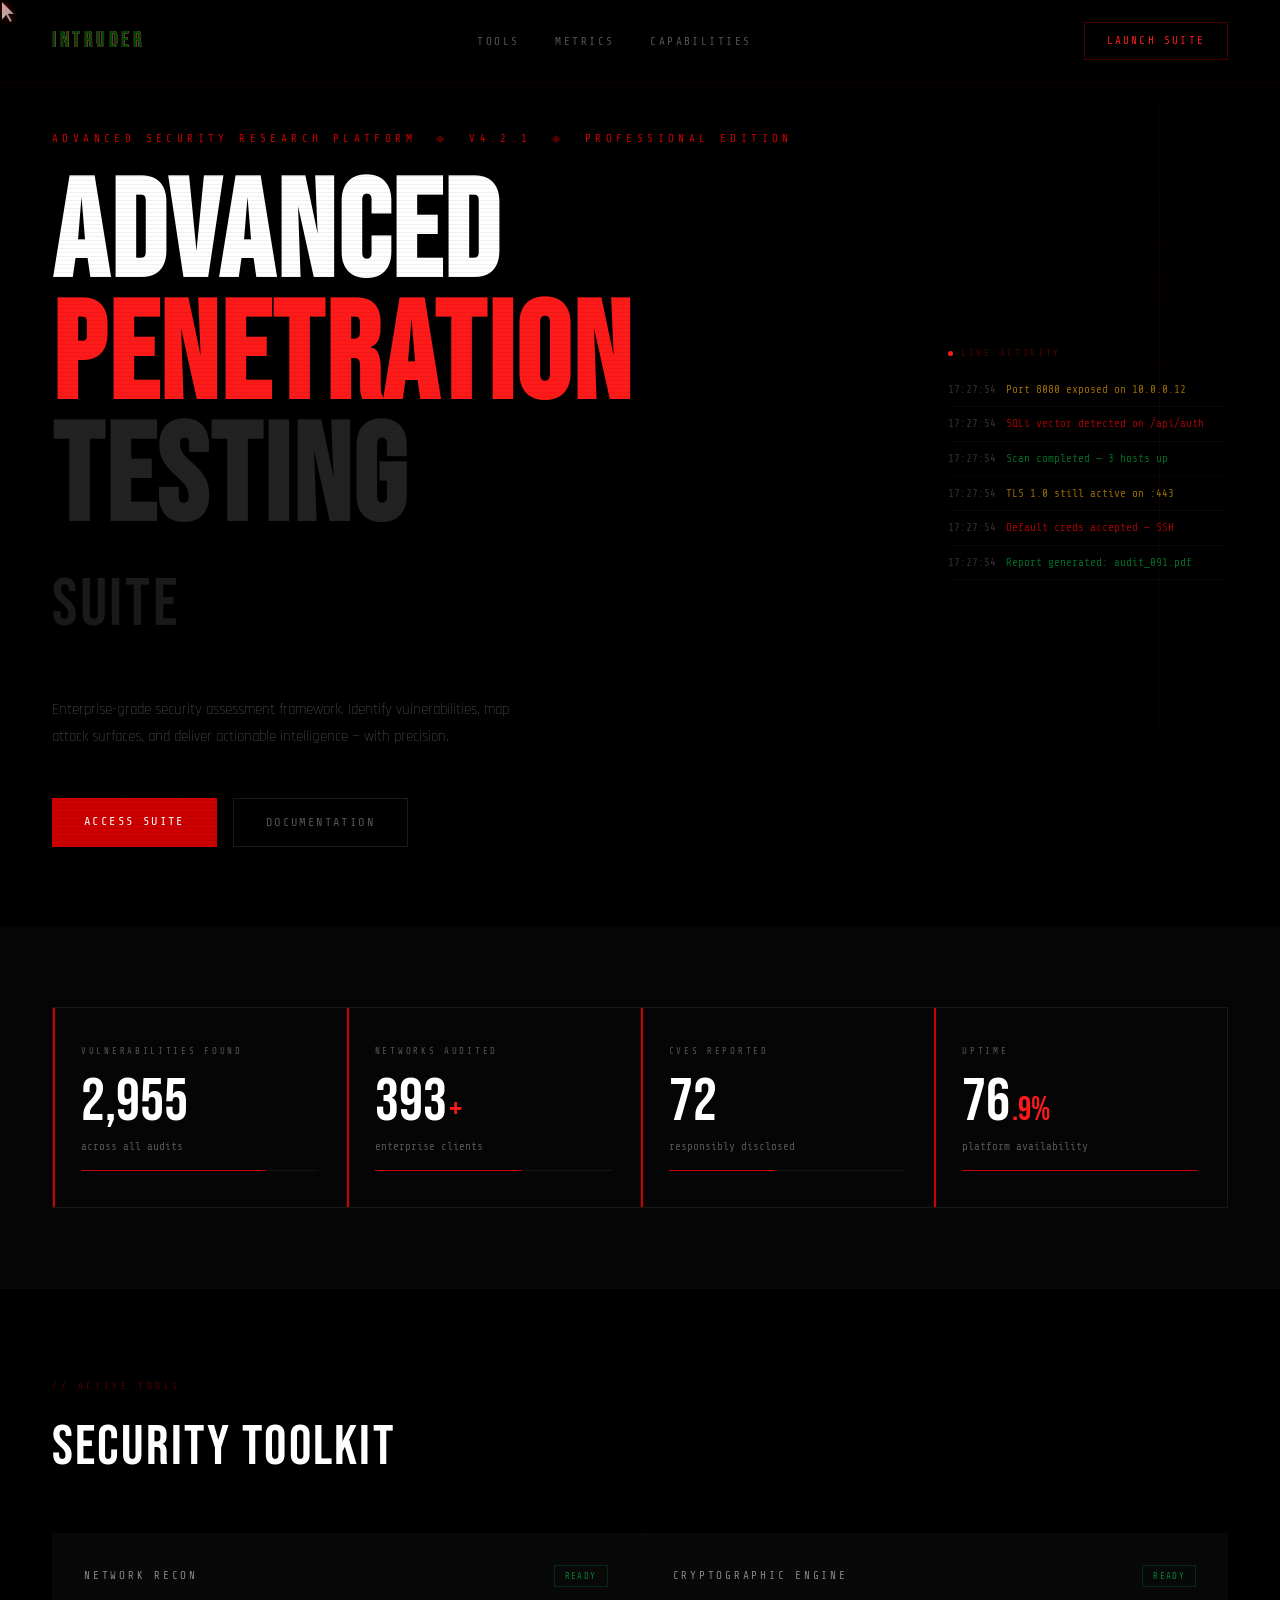
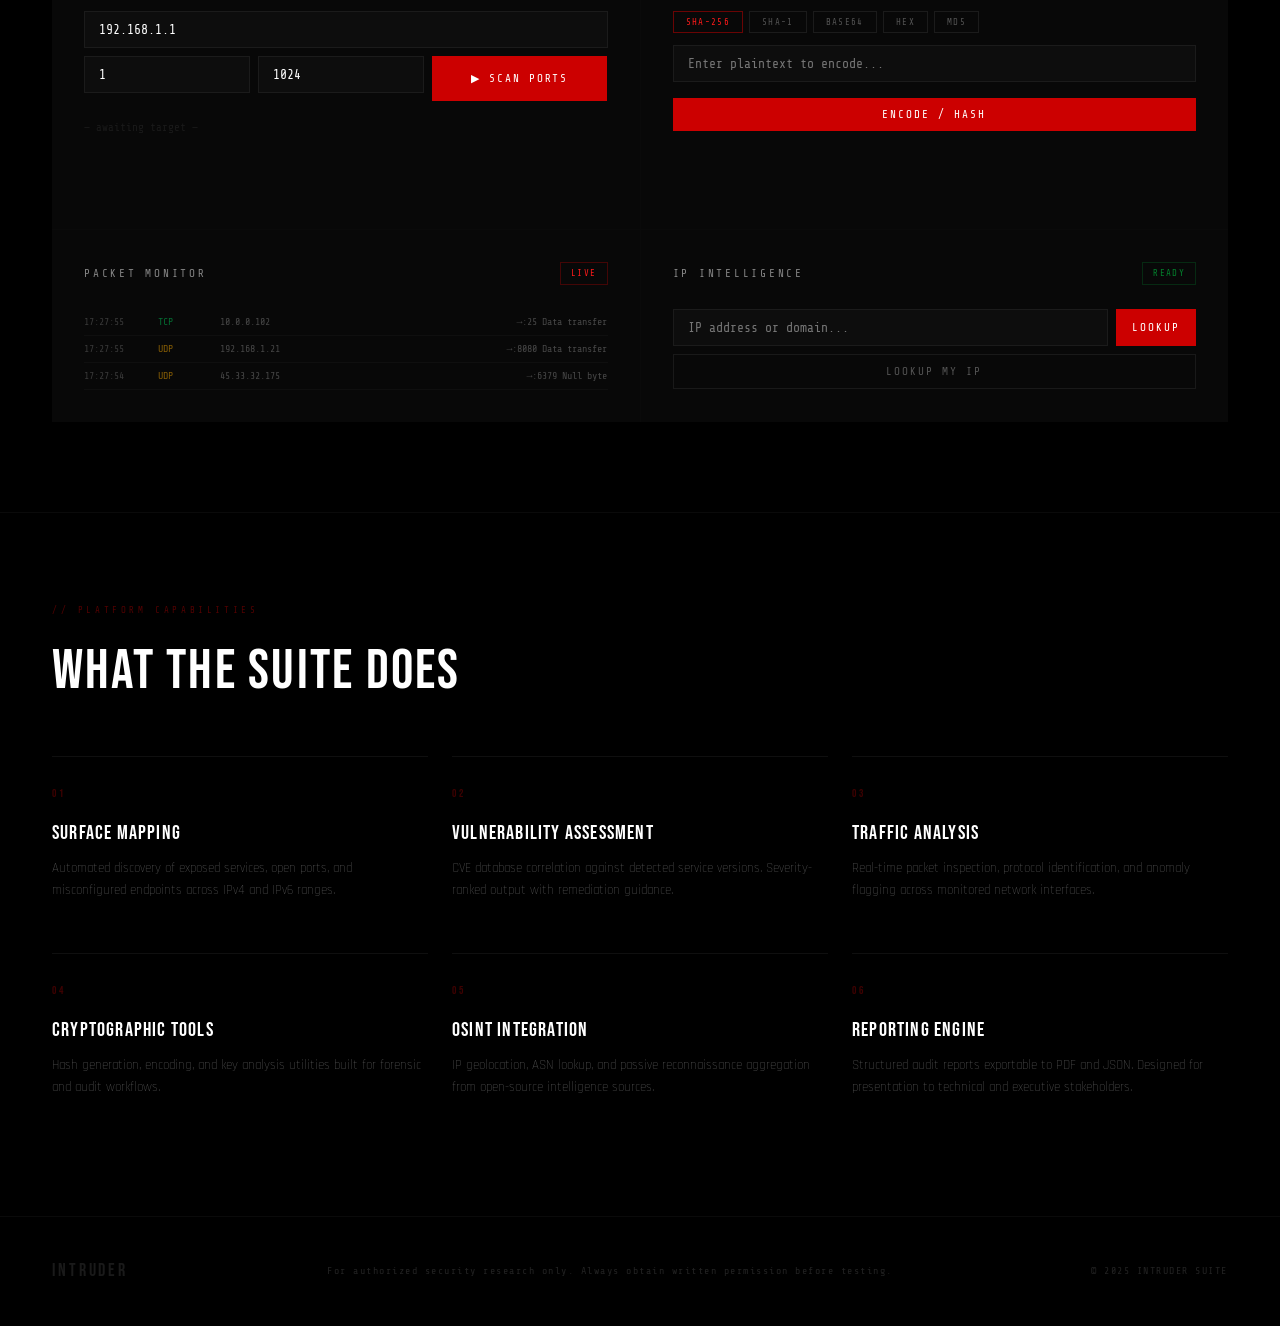
<file: intruder.html>
<!DOCTYPE html>
<html lang="en">
<head>
<meta charset="UTF-8">
<meta name="viewport" content="width=device-width, initial-scale=1.0">
<title>INTRUDER — Advanced Penetration Testing Suite</title>
<link href="https://fonts.googleapis.com/css2?family=Share+Tech+Mono&family=Bebas+Neue&family=Rajdhani:wght@300;400;600;700&display=swap" rel="stylesheet">
<style>
:root {
  --red:    #cc0000;
  --red2:   #ff1a1a;
  --red3:   rgba(204,0,0,.08);
  --dg:     #0a1a0a;
  --g:      #1a4a1a;
  --glow:   rgba(204,0,0,.18);
  --bg:     #000000;
  --sur:    #050505;
  --sur2:   #080808;
  --text:   #c8c8c8;
  --textd:  #555;
  --border: rgba(204,0,0,.12);
}

*, *::before, *::after { margin:0; padding:0; box-sizing:border-box; }
html { scroll-behavior: smooth; }

/* ── CURSOR: Windows Vista arrow ── */
* { cursor: none !important; }
#visCursor {
  position: fixed;
  width: 20px; height: 24px;
  pointer-events: none;
  z-index: 99999;
  transform: translate(0, 0);
}
#visCursor svg { width: 100%; height: 100%; filter: drop-shadow(0 0 3px rgba(204,0,0,.5)); }

body {
  background: var(--bg);
  color: var(--text);
  font-family: 'Rajdhani', sans-serif;
  font-weight: 400;
  overflow-x: hidden;
  line-height: 1.6;
}

/* CRT scanlines — very subtle */
body::after {
  content:''; position:fixed; inset:0;
  background: repeating-linear-gradient(0deg,transparent,transparent 3px,rgba(0,0,0,.06) 3px,rgba(0,0,0,.06) 4px);
  pointer-events:none; z-index:9998;
}

/* Scroll progress */
#scrollPrg {
  position:fixed; top:0; left:0; height:1px;
  background: var(--red); width:0%;
  z-index:9997; box-shadow:0 0 6px var(--red);
  transition:width .04s linear;
}

/* ══════════════════════════════════
   NAVIGATION
══════════════════════════════════ */
nav {
  position: fixed; top:0; left:0; right:0; z-index:900;
  display: flex; align-items: center; justify-content: space-between;
  padding: 22px 52px;
  background: rgba(0,0,0,.92);
  border-bottom: 1px solid rgba(204,0,0,.08);
  backdrop-filter: blur(12px);
  animation: navIn .6s ease .1s both;
}
@keyframes navIn { from{opacity:0;transform:translateY(-10px)} to{opacity:1;transform:none} }

/* Glitch logo */
.logo {
  font-family: 'Bebas Neue', monospace;
  font-size: 22px;
  letter-spacing: .16em;
  color: #fff;
  position: relative;
  display: inline-block;
  text-decoration: none;
}
.logo::before, .logo::after {
  content: attr(data-t);
  position: absolute; top:0; left:0;
  font-family: 'Bebas Neue', monospace;
  font-size: 22px;
  letter-spacing: .16em;
}
.logo::before { color:var(--red2); animation: lg1 6s steps(1) infinite; }
.logo::after  { color:#004400;     animation: lg2 6s steps(1) infinite; }
@keyframes lg1 {
  0%,92%,100%{opacity:0;transform:none}
  93%{opacity:1;transform:translate(-2px,0);clip-path:polygon(0 20%,100% 20%,100% 45%,0 45%)}
  94%{opacity:1;transform:translate(2px,0);clip-path:polygon(0 60%,100% 60%,100% 80%,0 80%)}
  95%{opacity:0}
}
@keyframes lg2 {
  0%,92%,100%{opacity:0;transform:none}
  93%{opacity:1;transform:translate(2px,0);clip-path:polygon(0 60%,100% 60%,100% 80%,0 80%)}
  94%{opacity:1;transform:translate(-2px,0);clip-path:polygon(0 20%,100% 20%,100% 45%,0 45%)}
  95%{opacity:0}
}

.nav-links {
  display: flex; gap: 36px; list-style: none;
}
.nav-links a {
  font-family: 'Share Tech Mono', monospace;
  font-size: 11px; letter-spacing: .22em;
  text-transform: uppercase;
  color: var(--textd);
  text-decoration: none;
  transition: color .2s;
  position: relative;
}
.nav-links a::after {
  content:''; position:absolute; left:0; bottom:-4px;
  width:0; height:1px; background:var(--red);
  transition:width .25s ease;
}
.nav-links a:hover { color:var(--text); }
.nav-links a:hover::after { width:100%; }

.nav-cta {
  font-family: 'Share Tech Mono', monospace;
  font-size: 11px; letter-spacing: .2em; text-transform: uppercase;
  color: var(--red2); background: transparent;
  border: 1px solid rgba(204,0,0,.35); padding: 9px 22px;
  text-decoration: none; transition: all .2s;
}
.nav-cta:hover { background:rgba(204,0,0,.07); border-color:var(--red2); }

/* ══════════════════════════════════
   HERO
══════════════════════════════════ */
.hero {
  min-height: 100vh;
  display: flex; flex-direction: column;
  justify-content: center; align-items: flex-start;
  padding: 130px 52px 80px;
  position: relative; overflow: hidden;
}

/* subtle grid */
.hero::before {
  content:''; position:absolute; inset:0;
  background-image:
    linear-gradient(rgba(204,0,0,.03) 1px,transparent 1px),
    linear-gradient(90deg,rgba(204,0,0,.03) 1px,transparent 1px);
  background-size:60px 60px;
  pointer-events:none;
}

/* diagonal red accent line */
.hero::after {
  content:''; position:absolute;
  top:0; right:120px; width:1px; height:100%;
  background: linear-gradient(180deg, transparent, rgba(204,0,0,.15) 30%, rgba(204,0,0,.08) 70%, transparent);
  pointer-events:none;
}

.hero-eyebrow {
  font-family: 'Share Tech Mono', monospace;
  font-size: 11px; letter-spacing: .4em; text-transform: uppercase;
  color: var(--red); margin-bottom: 28px;
  opacity:0; animation: fadeUp .5s ease .4s both;
}
.hero-eyebrow span { color:rgba(204,0,0,.4); margin:0 10px; }

.hero-title {
  font-family: 'Bebas Neue', monospace;
  font-size: clamp(72px,11vw,136px);
  letter-spacing: .02em; line-height: .9;
  color: #fff; margin-bottom: 8px;
  opacity:0; animation: fadeUp .7s cubic-bezier(.16,1,.3,1) .5s both;
}
.hero-title .dim { color: #222; }
.hero-title .acc { color: var(--red2); position:relative; }

.hero-sub-title {
  font-family: 'Bebas Neue', monospace;
  font-size: clamp(36px,5.5vw,68px);
  letter-spacing: .04em; color: #1a1a1a;
  margin-bottom: 36px;
  opacity:0; animation: fadeUp .7s cubic-bezier(.16,1,.3,1) .6s both;
}

.hero-desc {
  font-size: 15px; font-weight: 300;
  color: var(--textd); max-width: 480px;
  line-height: 1.8; margin-bottom: 48px;
  opacity:0; animation: fadeUp .5s ease .7s both;
}

.hero-ctas {
  display: flex; gap: 16px; flex-wrap: wrap;
  opacity:0; animation: fadeUp .5s ease .85s both;
}

.btn-primary {
  font-family: 'Share Tech Mono', monospace;
  font-size: 12px; letter-spacing: .2em; text-transform: uppercase;
  background: var(--red); color: #fff; border: none;
  padding: 14px 32px; cursor: none; transition: all .2s;
  text-decoration: none; display: inline-block;
}
.btn-primary:hover { background:#ff0000; box-shadow:0 0 28px rgba(204,0,0,.35); }

.btn-outline {
  font-family: 'Share Tech Mono', monospace;
  font-size: 12px; letter-spacing: .2em; text-transform: uppercase;
  background: transparent; color: var(--textd);
  border: 1px solid #1a1a1a; padding: 14px 32px;
  cursor: none; transition: all .2s;
  text-decoration: none; display: inline-block;
}
.btn-outline:hover { border-color:#333; color:var(--text); }

/* hero right: live activity */
.hero-aside {
  position: absolute; right: 52px; top:50%;
  transform: translateY(-50%);
  width: 280px;
  opacity:0; animation: fadeLeft .6s ease .9s both;
}
@keyframes fadeLeft { from{opacity:0;transform:translate(20px,-50%)} to{opacity:1;transform:translate(0,-50%)} }

.aside-label {
  font-family:'Share Tech Mono',monospace;
  font-size:9px; letter-spacing:.3em; color:rgba(204,0,0,.4);
  text-transform:uppercase; margin-bottom:12px;
  display:flex; align-items:center; gap:8px;
}
.live-dot {
  width:5px; height:5px; border-radius:50%;
  background:var(--red2); animation:ldPulse 1.5s ease-in-out infinite;
}
@keyframes ldPulse { 50%{opacity:.2;box-shadow:none} 0%,100%{box-shadow:0 0 5px var(--red2)} }

.activity-feed { display:flex; flex-direction:column; gap:0; }
.act-row {
  display:flex; gap:10px; padding:8px 0;
  border-bottom:1px solid rgba(255,255,255,.03);
  font-size:11px; font-family:'Share Tech Mono',monospace;
  opacity:0; animation:actIn .3s ease forwards;
}
.act-time { color:rgba(255,255,255,.2); min-width:48px; }
.act-msg  { color:rgba(255,255,255,.4); flex:1; }
.act-msg.warn { color:rgba(255,176,0,.6); }
.act-msg.alert{ color:rgba(204,0,0,.8); }
.act-msg.ok   { color:rgba(0,180,60,.6); }
@keyframes actIn { to{opacity:1} }

/* ══════════════════════════════════
   SECTION WRAPPER
══════════════════════════════════ */
.section { padding:90px 52px; border-top:1px solid rgba(255,255,255,.04); }
.sec-eyebrow {
  font-family:'Share Tech Mono',monospace;
  font-size:9px; letter-spacing:.4em; text-transform:uppercase;
  color:rgba(204,0,0,.4); margin-bottom:10px;
}
.sec-title {
  font-family:'Bebas Neue',monospace;
  font-size:clamp(32px,5vw,56px); letter-spacing:.04em;
  color:#fff; margin-bottom:40px;
}

/* scroll reveal */
.sr { opacity:0; transform:translateY(24px); transition:opacity .6s ease, transform .6s cubic-bezier(.16,1,.3,1); }
.sr.vis { opacity:1; transform:none; }
.sr-l { opacity:0; transform:translateX(-30px); transition:opacity .6s ease, transform .6s cubic-bezier(.16,1,.3,1); }
.sr-l.vis { opacity:1; transform:none; }
.sr-r { opacity:0; transform:translateX(30px); transition:opacity .6s ease, transform .6s cubic-bezier(.16,1,.3,1); }
.sr-r.vis { opacity:1; transform:none; }

/* ══════════════════════════════════
   STATS SECTION
══════════════════════════════════ */
.stats-section { padding:80px 52px; background:var(--sur); }
.stats-grid {
  display:grid; grid-template-columns:repeat(4,1fr); gap:1px;
  background:rgba(255,255,255,.04); border:1px solid rgba(255,255,255,.04);
}
.stat-cell {
  background:var(--sur); padding:36px 28px;
  position:relative; overflow:hidden;
  cursor:none;
  transition:background .3s;
}
.stat-cell:hover { background:#0a0a0a; }
.stat-cell::before {
  content:''; position:absolute; top:0; left:0; width:2px; height:0;
  background:var(--red); transition:height .5s ease;
}
.stat-cell.vis::before { height:100%; }
.stat-cell::after {
  content:''; position:absolute; inset:0;
  background:radial-gradient(circle at 0% 0%, rgba(204,0,0,.04), transparent 60%);
  opacity:0; transition:opacity .3s;
}
.stat-cell:hover::after { opacity:1; }

.stat-num {
  font-family:'Bebas Neue',monospace;
  font-size:clamp(36px,5vw,60px); line-height:1;
  color:#fff; margin-bottom:6px;
}
.stat-num .unit { font-size:.55em; color:var(--red2); margin-left:2px; }
.stat-label {
  font-family:'Share Tech Mono',monospace;
  font-size:9px; letter-spacing:.3em; text-transform:uppercase;
  color:var(--textd); margin-bottom:14px;
}
.stat-bar-wrap { height:1px; background:rgba(255,255,255,.06); }
.stat-bar { height:1px; background:var(--red); width:0%; transition:width 1.2s cubic-bezier(.16,1,.3,1); }
.stat-cell.vis .stat-bar { width:var(--pct); }

/* arc chart */
.arc-wrap { position:relative; width:80px; height:40px; overflow:hidden; margin-bottom:12px; }
.arc-wrap svg { width:80px; height:80px; transform:translateY(-50%); }

/* ══════════════════════════════════
   TOOLS SECTION
══════════════════════════════════ */
.tools-grid {
  display:grid; grid-template-columns:1fr 1fr; gap:1px;
  background:rgba(255,255,255,.04);
}
.tool-panel { background:var(--sur2); padding:32px; }
.tool-panel:hover { background:var(--sur); }

.tool-header {
  display:flex; align-items:center; justify-content:space-between;
  margin-bottom:24px;
}
.tool-name {
  font-family:'Share Tech Mono',monospace;
  font-size:11px; letter-spacing:.25em; text-transform:uppercase;
  color:rgba(255,255,255,.5);
}
.tool-status {
  font-size:9px; letter-spacing:.15em; font-family:'Share Tech Mono',monospace;
  padding:3px 10px; text-transform:uppercase;
}
.tool-status.ready  { color:rgba(0,180,60,.7);  border:1px solid rgba(0,180,60,.2); }
.tool-status.active { color:var(--red2); border:1px solid rgba(204,0,0,.3); animation:statusBlink 1s step-end infinite; }
@keyframes statusBlink { 50%{opacity:.4} }

/* ── Tool: Recon Scanner ── */
.scan-ip {
  font-family:'Share Tech Mono',monospace; font-size:13px;
  background:rgba(255,255,255,.02); border:1px solid rgba(255,255,255,.06);
  color:#fff; padding:10px 14px; width:100%; outline:none;
  margin-bottom:8px; transition:border-color .2s;
}
.scan-ip:focus { border-color:rgba(204,0,0,.4); }
.scan-range-row { display:flex; gap:8px; margin-bottom:16px; }
.scan-range-row input { flex:1; }
.tool-btn {
  font-family:'Share Tech Mono',monospace; font-size:11px;
  letter-spacing:.18em; text-transform:uppercase;
  background:var(--red); color:#fff; border:none;
  padding:10px 20px; cursor:none; transition:background .2s;
  width:100%;
}
.tool-btn:hover { background:#ff0000; }
.tool-btn.outline {
  background:transparent; color:rgba(255,255,255,.3);
  border:1px solid rgba(255,255,255,.07);
}
.tool-btn.outline:hover { border-color:rgba(255,255,255,.15); color:rgba(255,255,255,.6); }

.scan-output {
  margin-top:16px; font-family:'Share Tech Mono',monospace;
  font-size:11px; color:rgba(255,255,255,.35); line-height:2;
  min-height:80px; max-height:150px; overflow-y:auto;
}
.so-open  { color:rgba(0,200,80,.7); }
.so-closed{ color:rgba(255,255,255,.18); }
.so-info  { color:rgba(204,0,0,.7); }

/* ── Tool: Hash Engine ── */
.hash-algo-row { display:flex; gap:6px; flex-wrap:wrap; margin-bottom:12px; }
.algo-btn {
  font-family:'Share Tech Mono',monospace; font-size:9px; letter-spacing:.15em;
  text-transform:uppercase; background:transparent; cursor:none;
  border:1px solid rgba(255,255,255,.08); color:rgba(255,255,255,.3);
  padding:5px 12px; transition:all .2s;
}
.algo-btn.active { border-color:rgba(204,0,0,.5); color:var(--red2); }
.algo-btn:hover  { border-color:rgba(255,255,255,.15); color:rgba(255,255,255,.6); }

.hash-result {
  font-family:'Share Tech Mono',monospace; font-size:11px;
  color:rgba(204,0,0,.7); word-break:break-all; line-height:1.8;
  min-height:44px; padding:10px 14px;
  background:rgba(204,0,0,.03); border:1px solid rgba(204,0,0,.08);
  margin-top:12px; display:none;
}
.hash-result.show { display:block; }

/* ── Tool: Network Monitor ── */
.pkt-stream { max-height:180px; overflow-y:auto; }
.pkt-row {
  display:grid; grid-template-columns:64px 52px 1fr auto;
  gap:10px; padding:5px 0;
  border-bottom:1px solid rgba(255,255,255,.03);
  font-family:'Share Tech Mono',monospace; font-size:10px;
  color:rgba(255,255,255,.25); animation:pktIn .15s ease forwards;
}
@keyframes pktIn { from{opacity:0} to{opacity:1} }
.pkt-proto.tcp  { color:rgba(0,180,80,.6); }
.pkt-proto.udp  { color:rgba(255,176,0,.5); }
.pkt-proto.http { color:rgba(0,150,255,.5); }
.pkt-proto.sus  { color:rgba(204,0,0,.8); }
.pkt-flag { font-size:9px; padding:1px 6px; border:1px solid rgba(204,0,0,.3); color:rgba(204,0,0,.7); }

/* ── Tool: Intel Lookup ── */
.intel-fields {
  display:grid; grid-template-columns:1fr 1fr; gap:8px;
  margin-top:14px; display:none;
}
.intel-fields.show { display:grid; }
.intel-field { padding:10px 12px; background:rgba(255,255,255,.02); border:1px solid rgba(255,255,255,.04); }
.intel-field .k { font-size:9px; letter-spacing:.2em; color:var(--textd); margin-bottom:3px; text-transform:uppercase; font-family:'Share Tech Mono',monospace; }
.intel-field .v { font-size:12px; color:rgba(255,255,255,.6); font-family:'Share Tech Mono',monospace; }
.intel-field .v.ld { color:rgba(255,255,255,.2); animation:ldBlink .7s step-end infinite; }
@keyframes ldBlink { 50%{opacity:.3} }

/* ══════════════════════════════════
   CAPABILITIES / FEATURES STRIP
══════════════════════════════════ */
.caps-grid {
  display:grid; grid-template-columns:repeat(3,1fr); gap:24px;
}
.cap-item { padding:28px 0; border-top:1px solid rgba(255,255,255,.06); }
.cap-num {
  font-family:'Bebas Neue',monospace; font-size:11px;
  letter-spacing:.3em; color:rgba(204,0,0,.3); margin-bottom:14px;
}
.cap-title {
  font-family:'Bebas Neue',monospace; font-size:20px;
  letter-spacing:.06em; color:#fff; margin-bottom:8px;
}
.cap-desc { font-size:13px; color:var(--textd); line-height:1.7; font-weight:300; }

/* ══════════════════════════════════
   FOOTER
══════════════════════════════════ */
footer {
  padding:40px 52px; border-top:1px solid rgba(255,255,255,.04);
  display:flex; justify-content:space-between; align-items:center; flex-wrap:wrap; gap:16px;
}
.footer-logo { font-family:'Bebas Neue',monospace; font-size:18px; letter-spacing:.16em; color:#1a1a1a; }
.footer-note { font-family:'Share Tech Mono',monospace; font-size:10px; color:#222; letter-spacing:.15em; }

@keyframes fadeUp { from{opacity:0;transform:translateY(16px)} to{opacity:1;transform:none} }

/* scrollbar */
::-webkit-scrollbar { width:4px; }
::-webkit-scrollbar-track { background:transparent; }
::-webkit-scrollbar-thumb { background:#1a1a1a; }
::-webkit-scrollbar-thumb:hover { background:#2a2a2a; }

@media(max-width:900px){
  nav { padding:18px 24px; }
  .hero { padding:120px 24px 60px; }
  .hero-aside { display:none; }
  .section { padding:60px 24px; }
  .stats-grid { grid-template-columns:1fr 1fr; }
  .tools-grid { grid-template-columns:1fr; }
  .caps-grid  { grid-template-columns:1fr; }
  .stats-section { padding:60px 24px; }
}
</style>
</head>
<body>

<!-- Vista cursor SVG -->
<div id="visCursor">
  <svg viewBox="0 0 20 24" fill="none" xmlns="http://www.w3.org/2000/svg">
    <defs>
      <linearGradient id="cg1" x1="0" y1="0" x2="10" y2="24" gradientUnits="userSpaceOnUse">
        <stop offset="0%" stop-color="#ffffff"/>
        <stop offset="100%" stop-color="#a0a0a0"/>
      </linearGradient>
      <linearGradient id="cg2" x1="2" y1="2" x2="8" y2="20" gradientUnits="userSpaceOnUse">
        <stop offset="0%" stop-color="#cc0000" stop-opacity="0.4"/>
        <stop offset="100%" stop-color="#660000" stop-opacity="0.1"/>
      </linearGradient>
    </defs>
    <!-- shadow -->
    <path d="M2 2 L2 20 L6 15 L10 22 L12 21 L8 14 L14 14 Z" fill="rgba(0,0,0,0.35)" transform="translate(1.5,1.5)"/>
    <!-- main arrow body -->
    <path d="M2 2 L2 20 L6 15 L10 22 L12 21 L8 14 L14 14 Z" fill="url(#cg1)" stroke="rgba(0,0,0,0.6)" stroke-width="0.5"/>
    <!-- red tint overlay -->
    <path d="M2 2 L2 20 L6 15 L10 22 L12 21 L8 14 L14 14 Z" fill="url(#cg2)"/>
    <!-- highlight edge -->
    <path d="M2.5 3 L2.5 18 L5.5 13.5" stroke="rgba(255,255,255,0.6)" stroke-width="0.5" fill="none"/>
  </svg>
</div>

<div id="scrollPrg"></div>

<!-- ══ NAV ══ -->
<nav>
  <a class="logo" href="#" data-t="INTRUDER">INTRUDER</a>
  <ul class="nav-links">
    <li><a href="#tools">Tools</a></li>
    <li><a href="#stats">Metrics</a></li>
    <li><a href="#capabilities">Capabilities</a></li>
  </ul>
  <a class="nav-cta" href="#tools">Launch Suite</a>
</nav>

<!-- ══ HERO ══ -->
<section class="hero">
  <div class="hero-eyebrow">Advanced Security Research Platform <span>◆</span> v4.2.1 <span>◆</span> Professional Edition</div>
  <h1 class="hero-title">
    ADVANCED<br>
    <span class="acc">PENETRATION</span><br>
    <span class="dim">TESTING</span>
  </h1>
  <div class="hero-sub-title">SUITE</div>
  <p class="hero-desc">
    Enterprise-grade security assessment framework. Identify vulnerabilities, map attack surfaces, and deliver actionable intelligence — with precision.
  </p>
  <div class="hero-ctas">
    <a href="#tools" class="btn-primary">Access Suite</a>
    <a href="#capabilities" class="btn-outline">Documentation</a>
  </div>

  <!-- live feed -->
  <aside class="hero-aside">
    <div class="aside-label"><div class="live-dot"></div> Live Activity</div>
    <div class="activity-feed" id="actFeed"></div>
  </aside>
</section>

<!-- ══ STATS ══ -->
<section class="stats-section" id="stats">
  <div class="stats-grid">
    <div class="stat-cell sr">
      <div class="stat-label">Vulnerabilities Found</div>
      <div class="stat-num"><span class="sval" data-t="3847">0</span></div>
      <div style="font-size:11px;color:var(--textd);font-family:'Share Tech Mono',monospace;margin-bottom:14px">across all audits</div>
      <div class="stat-bar-wrap"><div class="stat-bar" style="--pct:78%"></div></div>
    </div>
    <div class="stat-cell sr" style="transition-delay:.1s">
      <div class="stat-label">Networks Audited</div>
      <div class="stat-num"><span class="sval" data-t="512">0</span><span class="unit">+</span></div>
      <div style="font-size:11px;color:var(--textd);font-family:'Share Tech Mono',monospace;margin-bottom:14px">enterprise clients</div>
      <div class="stat-bar-wrap"><div class="stat-bar" style="--pct:62%"></div></div>
    </div>
    <div class="stat-cell sr" style="transition-delay:.2s">
      <div class="stat-label">CVEs Reported</div>
      <div class="stat-num"><span class="sval" data-t="94">0</span></div>
      <div style="font-size:11px;color:var(--textd);font-family:'Share Tech Mono',monospace;margin-bottom:14px">responsibly disclosed</div>
      <div class="stat-bar-wrap"><div class="stat-bar" style="--pct:45%"></div></div>
    </div>
    <div class="stat-cell sr" style="transition-delay:.3s">
      <div class="stat-label">Uptime</div>
      <div class="stat-num"><span class="sval" data-t="99">0</span><span class="unit">.9%</span></div>
      <div style="font-size:11px;color:var(--textd);font-family:'Share Tech Mono',monospace;margin-bottom:14px">platform availability</div>
      <div class="stat-bar-wrap"><div class="stat-bar" style="--pct:99%"></div></div>
    </div>
  </div>
</section>

<!-- ══ TOOLS ══ -->
<section class="section" id="tools">
  <div class="sec-eyebrow sr">// Active Tools</div>
  <div class="sec-title sr">Security Toolkit</div>

  <div class="tools-grid">

    <!-- PORT SCANNER -->
    <div class="tool-panel sr">
      <div class="tool-header">
        <span class="tool-name">Network Recon</span>
        <span class="tool-status ready">Ready</span>
      </div>
      <input class="scan-ip" id="scanIP" type="text" value="192.168.1.1" placeholder="Target IP address">
      <div class="scan-range-row">
        <input class="scan-ip" id="scanFrom" type="text" value="1" placeholder="From" style="width:80px">
        <input class="scan-ip" id="scanTo"   type="text" value="1024" placeholder="To"   style="width:80px">
        <button class="tool-btn" onclick="runScan()" style="flex:1">▶ Scan Ports</button>
      </div>
      <div class="scan-output" id="scanOut"><span style="color:#1a1a1a">— awaiting target —</span></div>
    </div>

    <!-- HASH ENGINE -->
    <div class="tool-panel sr" style="transition-delay:.1s">
      <div class="tool-header">
        <span class="tool-name">Cryptographic Engine</span>
        <span class="tool-status ready">Ready</span>
      </div>
      <div class="hash-algo-row">
        <button class="algo-btn active" data-a="sha256">SHA-256</button>
        <button class="algo-btn" data-a="sha1">SHA-1</button>
        <button class="algo-btn" data-a="b64">BASE64</button>
        <button class="algo-btn" data-a="hex">HEX</button>
        <button class="algo-btn" data-a="md5">MD5</button>
      </div>
      <input class="scan-ip" id="hashIn" type="text" placeholder="Enter plaintext to encode...">
      <button class="tool-btn" onclick="runHash()" style="margin-top:8px">Encode / Hash</button>
      <div class="hash-result" id="hashOut"></div>
    </div>

    <!-- PACKET MONITOR -->
    <div class="tool-panel sr" style="transition-delay:.15s">
      <div class="tool-header">
        <span class="tool-name">Packet Monitor</span>
        <span class="tool-status active">Live</span>
      </div>
      <div class="pkt-stream" id="pktStream"></div>
    </div>

    <!-- IP INTEL -->
    <div class="tool-panel sr" style="transition-delay:.2s">
      <div class="tool-header">
        <span class="tool-name">IP Intelligence</span>
        <span class="tool-status ready">Ready</span>
      </div>
      <div style="display:flex;gap:8px;margin-bottom:8px">
        <input class="scan-ip" id="ipIn" type="text" placeholder="IP address or domain..." style="flex:1;margin:0">
        <button class="tool-btn" onclick="doLookup()" style="width:auto;padding:10px 16px">Lookup</button>
      </div>
      <button class="tool-btn outline" onclick="myIP()">Lookup My IP</button>
      <div class="intel-fields" id="intelFields"></div>
    </div>

  </div>
</section>

<!-- ══ CAPABILITIES ══ -->
<section class="section" id="capabilities">
  <div class="sec-eyebrow sr">// Platform Capabilities</div>
  <div class="sec-title sr">What the Suite Does</div>

  <div class="caps-grid">
    <div class="cap-item sr">
      <div class="cap-num">01</div>
      <div class="cap-title">Surface Mapping</div>
      <p class="cap-desc">Automated discovery of exposed services, open ports, and misconfigured endpoints across IPv4 and IPv6 ranges.</p>
    </div>
    <div class="cap-item sr" style="transition-delay:.1s">
      <div class="cap-num">02</div>
      <div class="cap-title">Vulnerability Assessment</div>
      <p class="cap-desc">CVE database correlation against detected service versions. Severity-ranked output with remediation guidance.</p>
    </div>
    <div class="cap-item sr" style="transition-delay:.2s">
      <div class="cap-num">03</div>
      <div class="cap-title">Traffic Analysis</div>
      <p class="cap-desc">Real-time packet inspection, protocol identification, and anomaly flagging across monitored network interfaces.</p>
    </div>
    <div class="cap-item sr" style="transition-delay:.05s">
      <div class="cap-num">04</div>
      <div class="cap-title">Cryptographic Tools</div>
      <p class="cap-desc">Hash generation, encoding, and key analysis utilities built for forensic and audit workflows.</p>
    </div>
    <div class="cap-item sr" style="transition-delay:.15s">
      <div class="cap-num">05</div>
      <div class="cap-title">OSINT Integration</div>
      <p class="cap-desc">IP geolocation, ASN lookup, and passive reconnaissance aggregation from open-source intelligence sources.</p>
    </div>
    <div class="cap-item sr" style="transition-delay:.25s">
      <div class="cap-num">06</div>
      <div class="cap-title">Reporting Engine</div>
      <p class="cap-desc">Structured audit reports exportable to PDF and JSON. Designed for presentation to technical and executive stakeholders.</p>
    </div>
  </div>
</section>

<!-- ══ FOOTER ══ -->
<footer>
  <div class="footer-logo">INTRUDER</div>
  <div class="footer-note">For authorized security research only. Always obtain written permission before testing.</div>
  <div class="footer-note">© 2025 INTRUDER SUITE</div>
</footer>

<script>
/* ═══════════════════════
   CURSOR
═══════════════════════ */
const cur = document.getElementById('visCursor');
let cx=0,cy=0;
document.addEventListener('mousemove', e=>{
  cx=e.clientX; cy=e.clientY;
  cur.style.left=cx+'px'; cur.style.top=cy+'px';
});

/* ═══════════════════════
   SCROLL
═══════════════════════ */
window.addEventListener('scroll',()=>{
  const p=window.scrollY/(document.body.scrollHeight-window.innerHeight)*100;
  document.getElementById('scrollPrg').style.width=p+'%';
});

const IO=new IntersectionObserver(entries=>{
  entries.forEach(en=>{
    if(en.isIntersecting){
      en.target.classList.add('vis');
      en.target.querySelectorAll('.sval[data-t]').forEach(animCount);
      if(en.target.matches('.sval[data-t]')) animCount(en.target);
    }
  });
},{threshold:.15});
document.querySelectorAll('.sr,.sr-l,.sr-r,.stat-cell,.sval').forEach(el=>IO.observe(el));

function animCount(el){
  const t=parseInt(el.dataset.t); const d=1400; const s=Date.now();
  const iv=setInterval(()=>{
    const p=Math.min((Date.now()-s)/d,1);
    const e=1-Math.pow(1-p,3);
    el.textContent=Math.floor(e*t).toLocaleString();
    if(p>=1){clearInterval(iv);el.textContent=t.toLocaleString();}
  },20);
}

/* ═══════════════════════
   LIVE ACTIVITY FEED
═══════════════════════ */
(function(){
  const feed=document.getElementById('actFeed');
  const events=[
    ['warn','Port 8080 exposed on 10.0.0.12'],
    ['alert','SQLi vector detected on /api/auth'],
    ['ok','Scan completed — 3 hosts up'],
    ['warn','TLS 1.0 still active on :443'],
    ['alert','Default creds accepted — SSH'],
    ['ok','Report generated: audit_091.pdf'],
    ['warn','Open redirect at /redirect?url='],
    ['alert','CORS wildcard on api.target.io'],
    ['ok','CVE-2024-1234 — patch confirmed'],
    ['warn','Directory listing at /backup/'],
  ];
  let idx=0;
  function pad(n){return String(n).padStart(2,'0');}
  function addRow(){
    const now=new Date();
    const ts=`${pad(now.getHours())}:${pad(now.getMinutes())}:${pad(now.getSeconds())}`;
    const ev=events[idx%events.length]; idx++;
    const row=document.createElement('div');
    row.className='act-row';
    row.innerHTML=`<span class="act-time">${ts}</span><span class="act-msg ${ev[0]}">${ev[1]}</span>`;
    feed.appendChild(row);
    if(feed.children.length>8) feed.removeChild(feed.firstChild);
    [...feed.children].forEach((r,i)=>{r.style.animationDelay=`${i*30}ms`;});
  }
  for(let i=0;i<6;i++) addRow();
  setInterval(addRow,2200);
})();

/* ═══════════════════════
   PORT SCANNER
═══════════════════════ */
const SERVICES={21:'FTP',22:'SSH',23:'Telnet',25:'SMTP',53:'DNS',80:'HTTP',110:'POP3',143:'IMAP',443:'HTTPS',445:'SMB',3306:'MySQL',3389:'RDP',5432:'Postgres',6379:'Redis',8080:'HTTP-Alt',8443:'HTTPS-Alt',27017:'MongoDB',9200:'Elasticsearch'};
const SUSPECT=[21,23,445,3389,4444,1433,5900];
let scanning=false;
function runScan(){
  if(scanning) return;
  scanning=true;
  const ip=document.getElementById('scanIP').value||'192.168.1.1';
  const from=parseInt(document.getElementById('scanFrom').value)||1;
  const to=Math.min(parseInt(document.getElementById('scanTo').value)||100, from+80);
  const out=document.getElementById('scanOut');
  out.innerHTML=`<span class="so-info">Starting scan on ${ip} [${from}-${to}]...</span>\n`;
  let port=from;
  function next(){
    if(port>to){
      out.innerHTML+=`<span class="so-info">Scan complete.</span>`;
      out.scrollTop=out.scrollHeight; scanning=false; return;
    }
    const roll=Math.random();
    const open=SUSPECT.includes(port)?roll>.25:[22,80,443,3306,8080].includes(port)?roll>.3:roll>.92;
    const svc=SERVICES[port]||'unknown';
    if(open){
      const flag=SUSPECT.includes(port)?` <span style="color:rgba(204,0,0,.7)">[!]</span>`:'';
      out.innerHTML+=`<span class="so-open">${String(port).padEnd(6)} open    ${svc}</span>${flag}\n`;
    }
    out.scrollTop=out.scrollHeight;
    port++;
    setTimeout(next, 14+Math.random()*10);
  }
  setTimeout(next,200);
}

/* ═══════════════════════
   HASH ENGINE
═══════════════════════ */
let activeAlgo='sha256';
document.querySelectorAll('.algo-btn').forEach(btn=>{
  btn.addEventListener('click',()=>{
    document.querySelectorAll('.algo-btn').forEach(b=>b.classList.remove('active'));
    btn.classList.add('active'); activeAlgo=btn.dataset.a;
  });
});
async function runHash(){
  const txt=document.getElementById('hashIn').value;
  const out=document.getElementById('hashOut');
  if(!txt){out.className='hash-result show';out.textContent='⚠ No input provided.';return;}
  out.className='hash-result show'; out.textContent='Computing...';
  let result='';
  if(activeAlgo==='sha256'||activeAlgo==='sha1'){
    const buf=new TextEncoder().encode(txt);
    const hash=await crypto.subtle.digest(activeAlgo==='sha256'?'SHA-256':'SHA-1',buf);
    result=[...new Uint8Array(hash)].map(b=>b.toString(16).padStart(2,'0')).join('');
  }else if(activeAlgo==='b64'){result=btoa(unescape(encodeURIComponent(txt)));}
  else if(activeAlgo==='hex'){result=[...txt].map(c=>c.charCodeAt(0).toString(16).padStart(2,'0')).join(' ');}
  else{let h=0;for(let i=0;i<txt.length;i++)h=(Math.imul(31,h)+txt.charCodeAt(i))|0;const b=Math.abs(h).toString(16).padStart(8,'0');result=(b+b+b+b).slice(0,32);}
  out.textContent='';let i=0;const iv=setInterval(()=>{out.textContent+=result[i++];if(i>=result.length)clearInterval(iv);},10);
}
document.getElementById('hashIn').addEventListener('keydown',e=>{if(e.key==='Enter')runHash();});

/* ═══════════════════════
   PACKET MONITOR
═══════════════════════ */
(function(){
  const stream=document.getElementById('pktStream');
  const IPS=['10.0.0.','192.168.1.','172.16.0.','45.33.32.','8.8.'];
  const PORTS=[80,443,22,53,3306,8080,25,3389,6379];
  const TYPES=[{p:'TCP',c:'tcp'},{p:'UDP',c:'udp'},{p:'HTTP',c:'http'},{p:'!!!',c:'sus'}];
  const INFO=['SYN ACK','GET /admin','SSH handshake','DNS query','Auth attempt','Data transfer','Port scan','Null byte'];
  let count=0;
  function pad2(n){return String(n).padStart(2,'0');}
  function addPkt(){
    count++;
    const now=new Date();
    const ts=`${pad2(now.getHours())}:${pad2(now.getMinutes())}:${pad2(now.getSeconds())}`;
    const w=Math.random();
    const t=w>.94?TYPES[3]:w>.72?TYPES[2]:w>.44?TYPES[1]:TYPES[0];
    const srcIP=IPS[Math.floor(Math.random()*IPS.length)]+(1+Math.floor(Math.random()*253));
    const dstPort=PORTS[Math.floor(Math.random()*PORTS.length)];
    const info=INFO[Math.floor(Math.random()*INFO.length)];
    const flag=t.c==='sus'?'<span class="pkt-flag">ALERT</span>':'';
    const row=document.createElement('div');
    row.className='pkt-row';
    row.innerHTML=`<span style="color:rgba(255,255,255,.2)">${ts}</span><span class="pkt-proto ${t.c}">${t.p}</span><span>${srcIP}</span><span>${flag||`→:${dstPort} ${info}`}</span>`;
    stream.prepend(row);
    if(stream.children.length>16) stream.removeChild(stream.lastChild);
  }
  setInterval(addPkt,420);
})();

/* ═══════════════════════
   IP INTEL
═══════════════════════ */
function renderFields(d){
  const el=document.getElementById('intelFields');
  el.className='intel-fields show';
  const fields=[['IP',d.ip||'—'],['Country',(d.country_name||'—')],['Region',d.region||'—'],['City',d.city||'—'],['ISP',d.org||'—'],['Timezone',d.timezone||'—'],['Latitude',d.latitude||'—'],['Longitude',d.longitude||'—']];
  el.innerHTML=fields.map(([k,v])=>`<div class="intel-field"><div class="k">${k}</div><div class="v">${v}</div></div>`).join('');
}
function setLoading(){
  const el=document.getElementById('intelFields');
  el.className='intel-fields show';
  el.innerHTML=['IP','Country','Region','City','ISP','Timezone','Lat','Long'].map(k=>`<div class="intel-field"><div class="k">${k}</div><div class="v ld">resolving...</div></div>`).join('');
}
async function doLookup(){
  const ip=document.getElementById('ipIn').value.trim();
  if(!ip) return;
  setLoading();
  try{const r=await fetch(`https://ipapi.co/${ip}/json/`);renderFields(await r.json());}
  catch{document.getElementById('intelFields').innerHTML='<div class="intel-field" style="grid-column:1/-1"><div class="v" style="color:rgba(204,0,0,.7)">Lookup failed.</div></div>';}
}
async function myIP(){
  setLoading();
  try{const r=await fetch('https://ipapi.co/json/');const d=await r.json();document.getElementById('ipIn').value=d.ip||'';renderFields(d);}
  catch{}
}
document.getElementById('ipIn').addEventListener('keydown',e=>{if(e.key==='Enter')doLookup();});
</script>
</body>
</html>
</file>
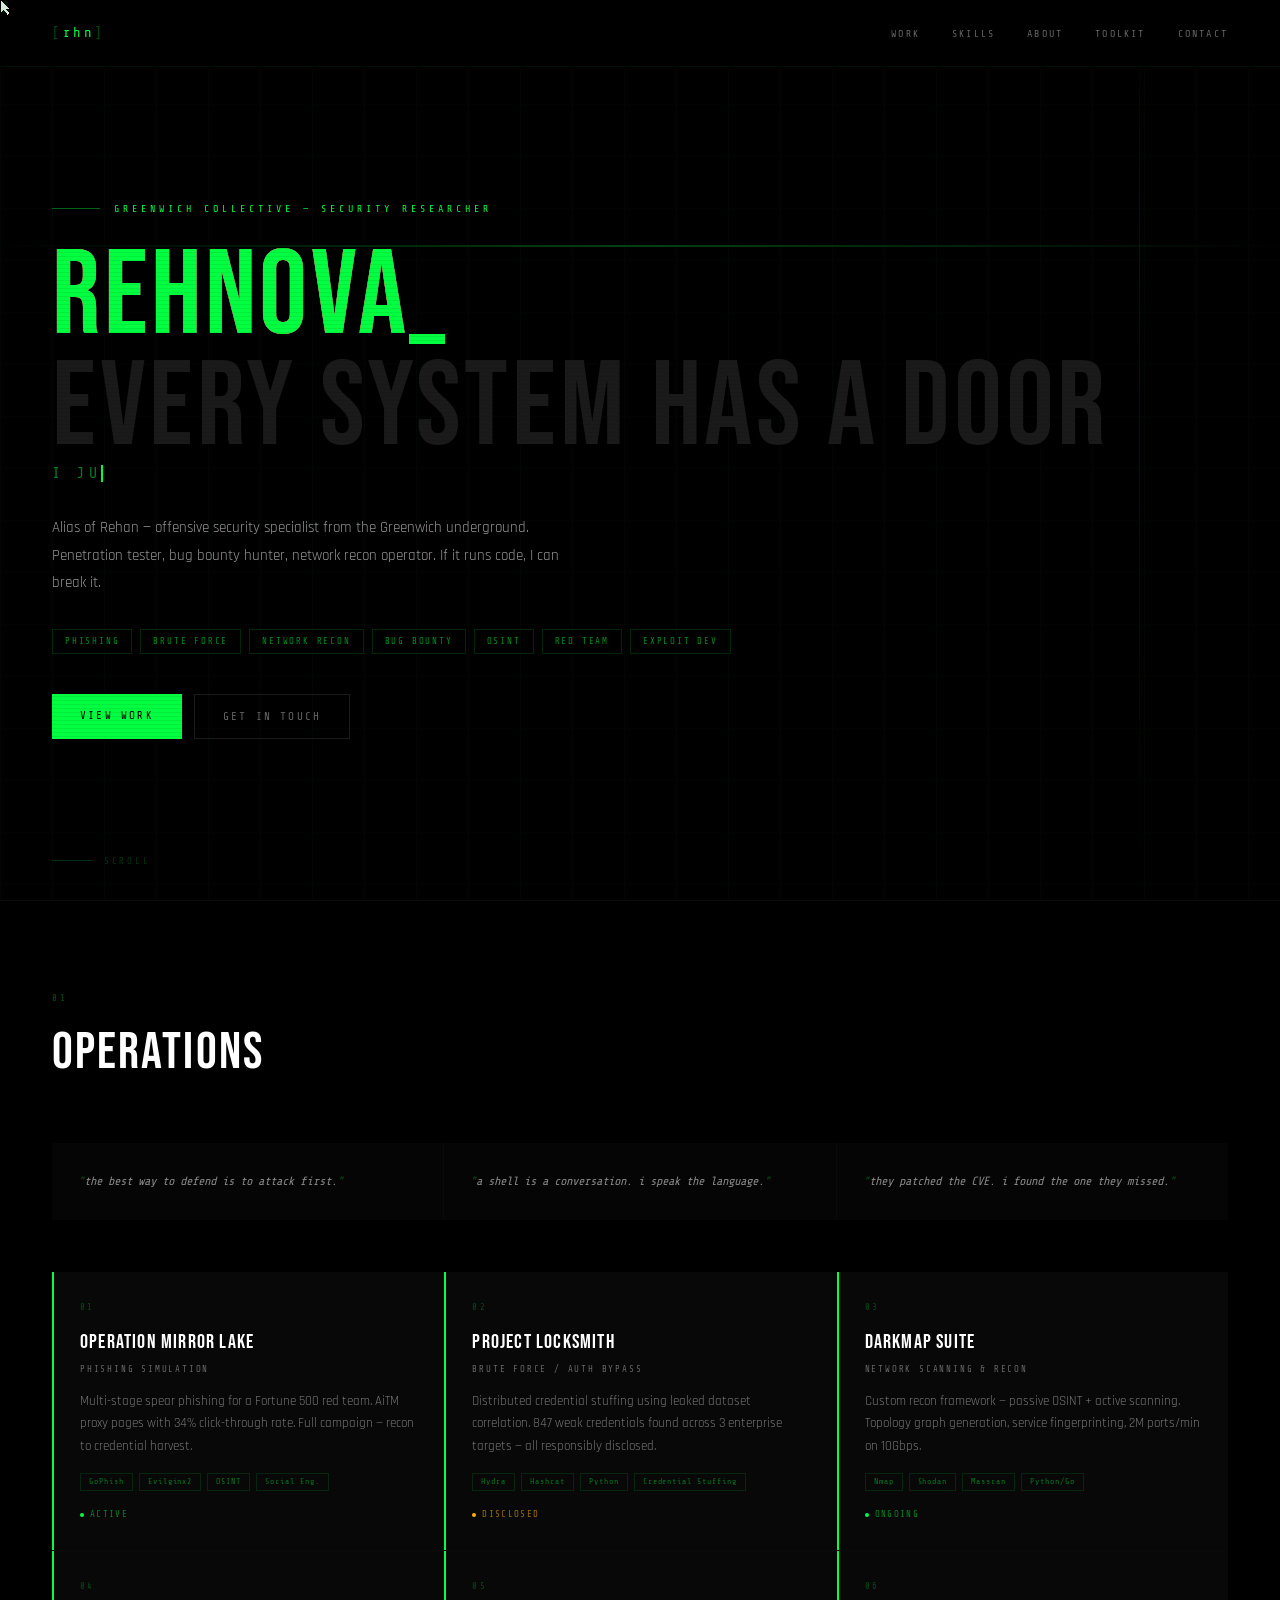
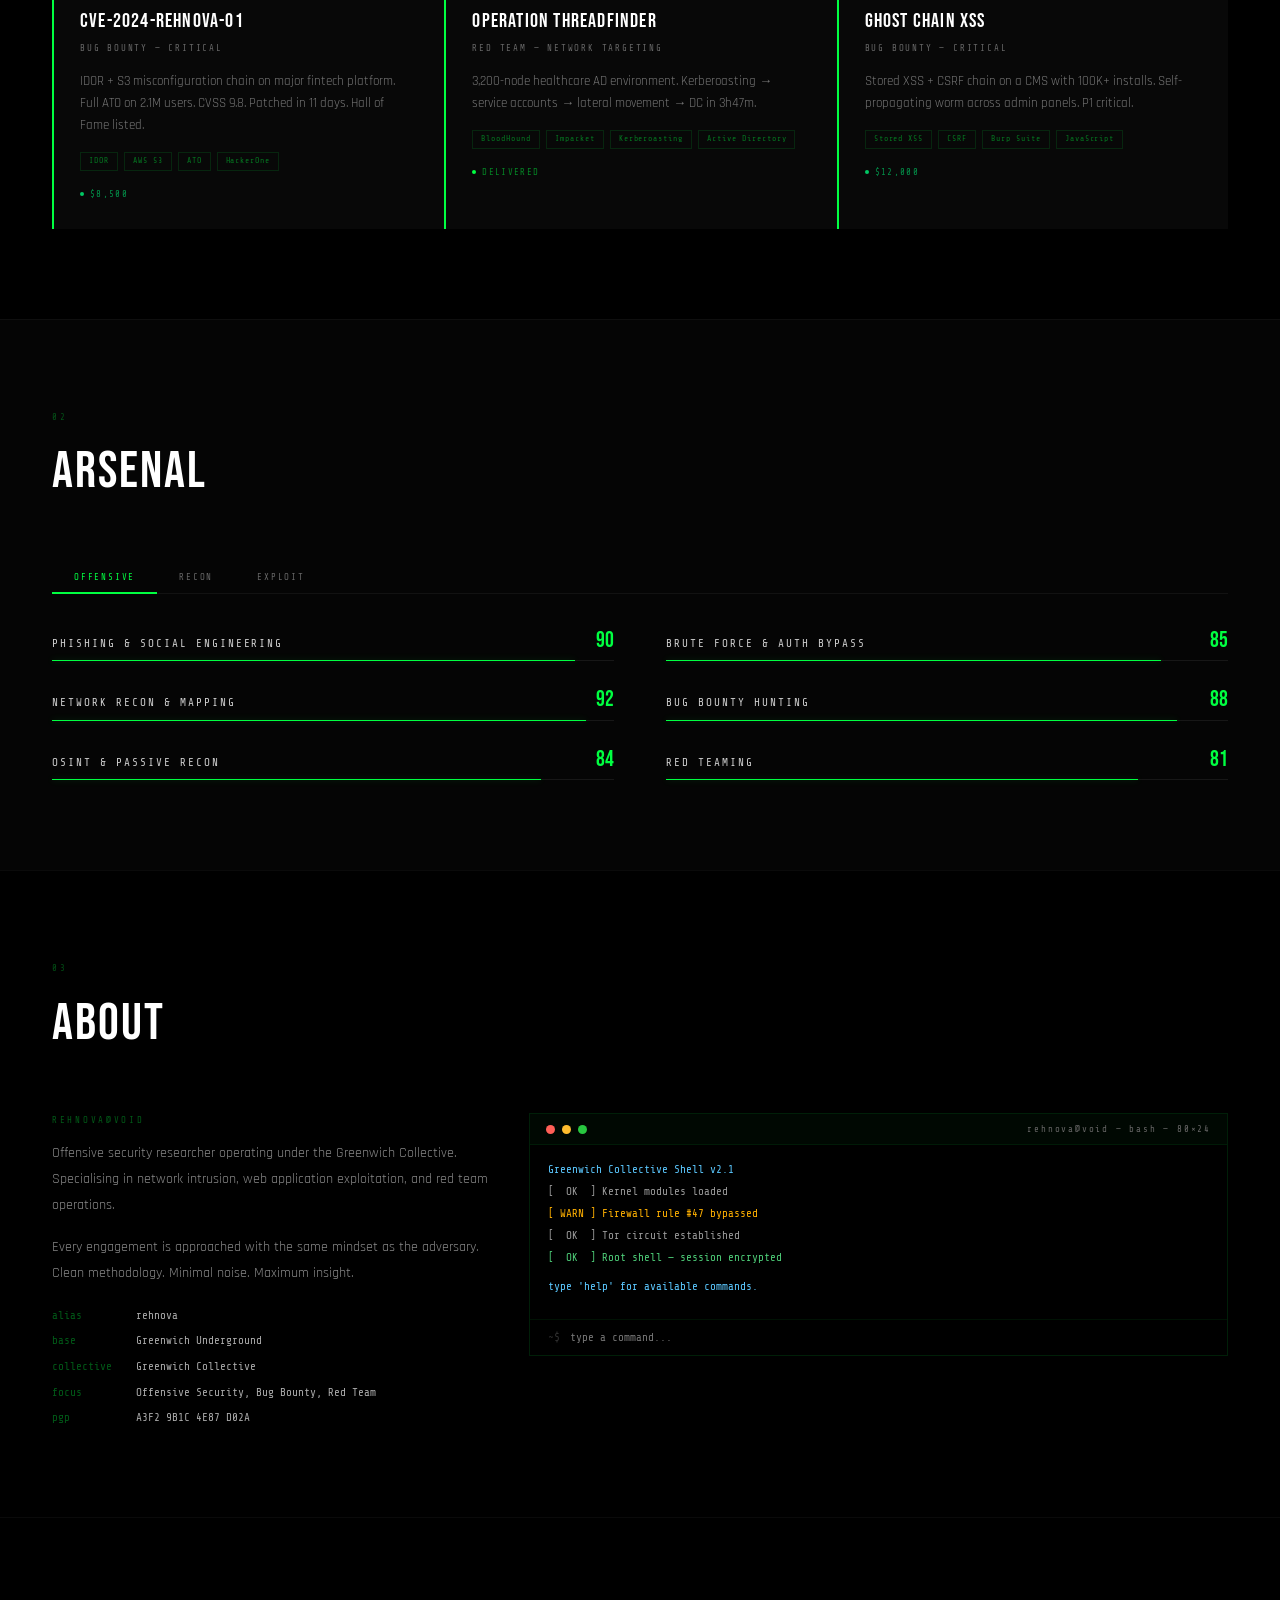
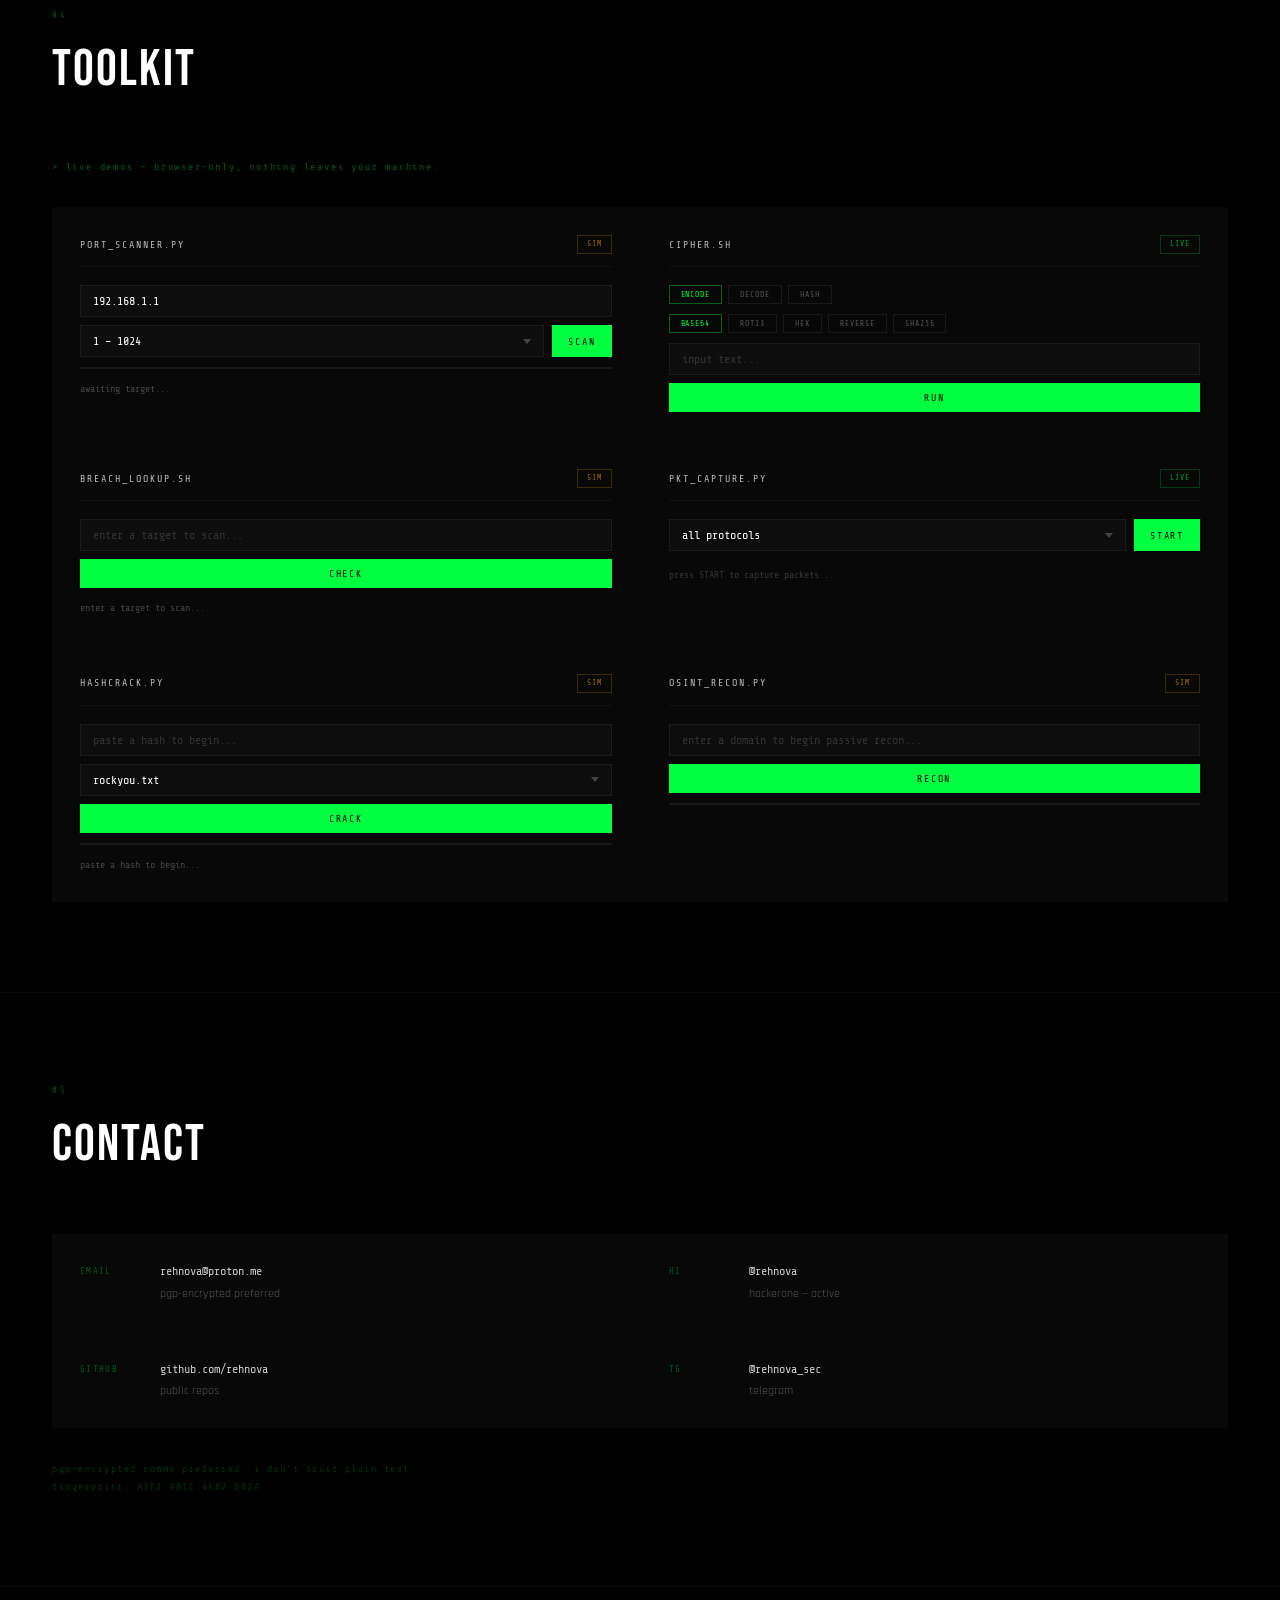
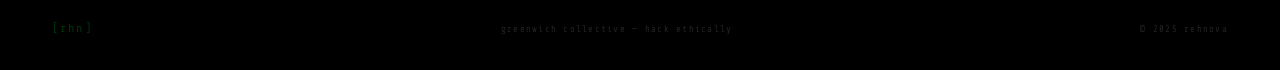
<file: rehnova_enhanced.html>
<!DOCTYPE html>
<html lang="en">
<head>
<meta charset="UTF-8">
<meta name="viewport" content="width=device-width, initial-scale=1.0">
<title>rehnova — security researcher</title>
<link href="https://fonts.googleapis.com/css2?family=Share+Tech+Mono&family=Bebas+Neue&family=Rajdhani:wght@300;400;600;700&display=swap" rel="stylesheet">
<style>
/* ══════════════════════════════════════════════
   RESET + ROOT
══════════════════════════════════════════════ */
:root {
  --g:    #00ff41;
  --g2:   #00cc33;
  --gd:   rgba(0,255,65,.07);
  --red:  #cc0000;
  --bg:   #000000;
  --s1:   #050505;
  --s2:   #080808;
  --tx:   #d8d8d8;
  --txd:  #666;
  --bdr:  rgba(0,255,65,.08);
  --bdrw: rgba(255,255,255,.05);
}

*, *::before, *::after { margin:0; padding:0; box-sizing:border-box; }
html { scroll-behavior:smooth; }

body {
  background: var(--bg);
  color: var(--tx);
  font-family: 'Rajdhani', sans-serif;
  font-weight: 400;
  overflow-x: hidden;
  line-height: 1.6;
}

/* hide cursor on desktop, restore on mobile */
@media (hover: hover) and (pointer: fine) {
  * { cursor: none !important; }
}

/* scanlines */
body::after {
  content:''; position:fixed; inset:0;
  background: repeating-linear-gradient(0deg,transparent,transparent 3px,rgba(0,0,0,.07) 3px,rgba(0,0,0,.07) 4px);
  pointer-events:none; z-index:9990;
}

/* ══════════════════════════════════════════════
   PIXEL CURSOR — desktop only
══════════════════════════════════════════════ */
#pxCursor {
  position: fixed;
  pointer-events: none;
  z-index: 99999;
  width: 16px; height: 16px;
  image-rendering: pixelated;
  display: none; /* hidden until mousemove detected */
}

/* scroll bar */
#spb {
  position:fixed; top:0; left:0; height:1px;
  background: var(--g); width:0%; z-index:9995;
  box-shadow: 0 0 4px var(--g);
}

/* ══════════════════════════════════════════════
   NAV
══════════════════════════════════════════════ */
nav {
  position: fixed; top:0; left:0; right:0; z-index:800;
  padding: 20px 52px;
  display: flex; align-items: center; justify-content: space-between;
  background: rgba(0,0,0,.94);
  border-bottom: 1px solid rgba(0,255,65,.06);
  backdrop-filter: blur(12px);
  animation: navIn .5s ease .1s both;
}
@keyframes navIn { from{opacity:0;transform:translateY(-8px)} to{opacity:1;transform:none} }

.nav-logo {
  font-family: 'Share Tech Mono', monospace;
  font-size: 14px; letter-spacing: .18em;
  color: var(--g); text-decoration: none;
}
.nav-logo .bracket { color: rgba(0,255,65,.3); }

.nav-links {
  display: flex; gap: 32px; list-style: none;
}
.nav-links a {
  font-family: 'Share Tech Mono', monospace;
  font-size: 10px; letter-spacing: .22em; text-transform: uppercase;
  color: var(--txd); text-decoration: none;
  transition: color .2s; position: relative;
}
.nav-links a::after {
  content:''; position:absolute; left:0; bottom:-3px;
  width:0; height:1px; background:var(--g);
  transition:width .25s ease;
}
.nav-links a:hover { color: var(--g); }
.nav-links a:hover::after { width:100%; }

/* hamburger */
.nav-burger {
  display: none; flex-direction: column; gap: 5px;
  background: none; border: none; padding: 4px;
}
.nav-burger span {
  display: block; width: 22px; height: 1px;
  background: var(--g); transition: all .3s;
}
.nav-burger.open span:nth-child(1) { transform: translateY(6px) rotate(45deg); }
.nav-burger.open span:nth-child(2) { opacity: 0; }
.nav-burger.open span:nth-child(3) { transform: translateY(-6px) rotate(-45deg); }

/* mobile nav drawer */
.nav-drawer {
  display: none; position: fixed; top: 61px; left:0; right:0;
  background: rgba(0,0,0,.98); border-bottom: 1px solid var(--bdr);
  padding: 24px 32px; z-index: 799;
  flex-direction: column; gap: 20px;
}
.nav-drawer.open { display: flex; }
.nav-drawer a {
  font-family: 'Share Tech Mono', monospace;
  font-size: 13px; letter-spacing: .2em; text-transform: uppercase;
  color: var(--txd); text-decoration: none;
  padding: 8px 0; border-bottom: 1px solid rgba(0,255,65,.05);
  transition: color .2s;
}
.nav-drawer a:hover { color: var(--g); }

/* ══════════════════════════════════════════════
   ██ HERO — GLITCH HEADER ██
══════════════════════════════════════════════ */
.hero {
  min-height: 100vh;
  display: flex; flex-direction: column;
  justify-content: center;
  padding: 120px 52px 80px;
  position: relative; overflow: hidden;
}

/* grid bg */
.hero::before {
  content:''; position:absolute; inset:0;
  background-image:
    linear-gradient(rgba(0,255,65,.022) 1px, transparent 1px),
    linear-gradient(90deg, rgba(0,255,65,.022) 1px, transparent 1px);
  background-size: 52px 52px;
  pointer-events: none;
}

/* vertical accent line */
.hero::after {
  content:''; position:absolute;
  top:0; right:140px; width:1px; height:100%;
  background: linear-gradient(180deg, transparent, rgba(0,255,65,.1) 30%, rgba(0,255,65,.05) 70%, transparent);
  pointer-events:none;
}

/* top bar above title */
.hero-topbar {
  display: flex; align-items: center; gap: 14px;
  margin-bottom: 28px;
  opacity:0; animation: fu .5s ease .4s both;
}
.hero-topbar-line { flex:1; max-width:48px; height:1px; background:var(--g); opacity:.4; }
.hero-eyebrow {
  font-family: 'Share Tech Mono', monospace;
  font-size: 10px; letter-spacing: .4em; text-transform: uppercase;
  color: var(--g);
}

/* ── GLITCH TITLE ── */
.hero-title-wrap {
  position: relative; margin-bottom: 6px;
  opacity:0; animation: fu .7s cubic-bezier(.16,1,.3,1) .5s both;
}

.hero-title {
  font-family: 'Bebas Neue', monospace;
  font-size: clamp(58px, 10vw, 120px);
  letter-spacing: .03em; line-height: .88;
  color: #fff; position: relative; display: inline-block;
}

/* glitch layers */
.hero-title .g-r,
.hero-title .g-g {
  position: absolute; top:0; left:0;
  font-family: 'Bebas Neue', monospace;
  font-size: inherit; letter-spacing: inherit; line-height: inherit;
  pointer-events: none; white-space: nowrap;
}
.hero-title .g-r {
  color: #ff2200;
  animation: glR 5s steps(1) infinite;
}
.hero-title .g-g {
  color: #00ff41;
  animation: glG 5s steps(1) infinite;
}

@keyframes glR {
  0%,88%,100% { opacity:0; transform:none; clip-path:none; }
  89% { opacity:1; transform:translate(-3px,0); clip-path:polygon(0 10%,100% 10%,100% 35%,0 35%); }
  90% { opacity:1; transform:translate(3px,0); clip-path:polygon(0 55%,100% 55%,100% 78%,0 78%); }
  91% { opacity:1; transform:translate(-2px,0) skewX(-1deg); clip-path:polygon(0 2%,100% 2%,100% 18%,0 18%); }
  92% { opacity:0; }
}
@keyframes glG {
  0%,88%,100% { opacity:0; transform:none; clip-path:none; }
  89% { opacity:1; transform:translate(3px,0); clip-path:polygon(0 55%,100% 55%,100% 78%,0 78%); }
  90% { opacity:1; transform:translate(-3px,0); clip-path:polygon(0 10%,100% 10%,100% 35%,0 35%); }
  91% { opacity:.6; transform:translate(2px,0) skewX(1deg); clip-path:polygon(0 80%,100% 80%,100% 100%,0 100%); }
  92% { opacity:0; }
}

/* noise flicker on whole title */
.hero-title-wrap {
  animation: fu .7s cubic-bezier(.16,1,.3,1) .5s both, titleNoise 8s steps(1) infinite 2s;
}
@keyframes titleNoise {
  0%,94%,100% { filter:none; }
  95% { filter:brightness(1.15) contrast(1.05); transform:translate(0,0) skewX(.2deg); }
  96% { filter:brightness(.9); transform:translate(-1px,0); }
  97% { filter:none; transform:none; }
}

.hero-title-accent {
  font-family: 'Bebas Neue', monospace;
  font-size: clamp(58px, 10vw, 120px);
  letter-spacing: .03em; line-height: .88;
  color: #1a1a1a;
  opacity:0; animation: fu .6s ease .65s both;
}

/* ── SCAN LINE that sweeps over title ── */
.hero-scan {
  position: absolute; left:-5%; width:110%; height:2px;
  background: linear-gradient(90deg, transparent, rgba(0,255,65,.25), transparent);
  top: 0; pointer-events: none;
  animation: scanSweep 4s ease-in-out infinite 1.5s;
}
@keyframes scanSweep {
  0%   { top:-10%; opacity:0; }
  5%   { opacity:1; }
  95%  { opacity:1; }
  100% { top:110%; opacity:0; }
}

/* ── DATA CORRUPTION overlay — flickers on/off ── */
.hero-corrupt {
  position: absolute; inset:0;
  pointer-events: none;
  animation: corruptFlash 7s steps(1) infinite 3s;
  opacity: 0;
}
@keyframes corruptFlash {
  0%,97%,100% { opacity:0; }
  98% { opacity:1; background: repeating-linear-gradient(0deg,transparent,transparent 8px,rgba(0,255,65,.03) 8px,rgba(0,255,65,.03) 9px); }
  99% { opacity:0; }
}

.hero-subtitle {
  font-family: 'Share Tech Mono', monospace;
  font-size: clamp(12px,1.8vw,15px); letter-spacing: .28em;
  color: rgba(0,255,65,.5); text-transform: uppercase;
  margin-bottom: 28px;
  opacity:0; animation: fu .5s ease .75s both;
}
.hero-subtitle .cur {
  border-right: 2px solid var(--g);
  animation: cBlink .7s step-end infinite;
}
@keyframes cBlink { 50%{border-color:transparent} }

.hero-desc {
  font-size: 15px; font-weight: 400;
  color: #999; max-width: 520px; line-height: 1.85;
  margin-bottom: 32px;
  opacity:0; animation: fu .5s ease .85s both;
}

/* tag pills */
.hero-tags {
  display: flex; flex-wrap: wrap; gap: 8px;
  margin-bottom: 40px;
  opacity:0; animation: fu .5s ease .95s both;
}
.tag {
  font-family: 'Share Tech Mono', monospace;
  font-size: 9px; letter-spacing: .2em; text-transform: uppercase;
  color: rgba(0,255,65,.55); padding: 4px 12px;
  border: 1px solid rgba(0,255,65,.15);
  transition: all .2s;
}
.tag:hover { color:var(--g); border-color:rgba(0,255,65,.4); }

.hero-ctas {
  display: flex; gap: 12px; flex-wrap: wrap;
  opacity:0; animation: fu .5s ease 1.05s both;
}

.btn-p {
  font-family: 'Share Tech Mono', monospace;
  font-size: 11px; letter-spacing: .2em; text-transform: uppercase;
  background: var(--g); color: #000; border: none;
  padding: 13px 28px; text-decoration: none; display: inline-block;
  transition: all .2s;
}
.btn-p:hover { background:#00ff60; box-shadow:0 0 20px rgba(0,255,65,.3); }

.btn-o {
  font-family: 'Share Tech Mono', monospace;
  font-size: 11px; letter-spacing: .2em; text-transform: uppercase;
  background: transparent; color: var(--txd);
  border: 1px solid rgba(255,255,255,.1);
  padding: 13px 28px; text-decoration: none; display: inline-block;
  transition: all .2s;
}
.btn-o:hover { border-color:rgba(255,255,255,.25); color:var(--tx); }

/* scroll hint */
.scroll-hint {
  position: absolute; bottom: 32px; left: 52px;
  display: flex; align-items: center; gap: 12px;
  font-family: 'Share Tech Mono', monospace;
  font-size: 9px; letter-spacing: .3em; text-transform: uppercase;
  color: rgba(0,255,65,.2);
  opacity:0; animation: fu .4s ease 1.4s both;
}
.scroll-line { width:40px; height:1px; background:rgba(0,255,65,.2); }

/* ══════════════════════════════════════════════
   SECTION STRUCTURE
══════════════════════════════════════════════ */
.sec {
  padding: 90px 52px;
  border-top: 1px solid rgba(255,255,255,.04);
}
.sec-num {
  font-family: 'Share Tech Mono', monospace;
  font-size: 9px; letter-spacing: .3em; color: rgba(0,255,65,.3);
  text-transform: uppercase; margin-bottom: 6px;
}
.sec-title {
  font-family: 'Bebas Neue', monospace;
  font-size: clamp(28px, 4.5vw, 52px); letter-spacing: .04em;
  color: #fff; margin-bottom: 48px;
}

/* scroll reveal */
.sr { opacity:0; transform:translateY(20px); transition:opacity .6s ease, transform .6s cubic-bezier(.16,1,.3,1); }
.sr.vis { opacity:1; transform:none; }
.sr-l { opacity:0; transform:translateX(-24px); transition:opacity .6s ease, transform .6s cubic-bezier(.16,1,.3,1); }
.sr-l.vis { opacity:1; transform:none; }

@keyframes fu { from{opacity:0;transform:translateY(14px)} to{opacity:1;transform:none} }

/* ══════════════════════════════════════════════
   01 OPERATIONS
══════════════════════════════════════════════ */
.ops-quotes {
  display: grid; grid-template-columns: repeat(3,1fr); gap: 1px;
  background: rgba(255,255,255,.04);
  margin-bottom: 52px;
}
.oq {
  background: var(--s1); padding: 28px 24px;
  border-left: 2px solid transparent;
  transition: border-color .25s, background .25s;
}
.oq:hover { border-left-color: var(--g); background: var(--s2); }
.oq-text {
  font-family: 'Share Tech Mono', monospace;
  font-size: 12px; line-height: 1.75; color: #888;
  font-style: italic;
}
.oq-text::before { content:'"'; color:rgba(0,255,65,.3); }
.oq-text::after  { content:'"'; color:rgba(0,255,65,.3); }

/* project cards */
.ops-grid {
  display: grid; grid-template-columns: repeat(3, 1fr);
  gap: 1px; background: rgba(255,255,255,.04);
}
.op-card {
  background: var(--s2); padding: 28px;
  position: relative; overflow: hidden;
  transition: background .25s;
}
.op-card:hover { background: var(--s1); }
.op-card::before {
  content:''; position:absolute; top:0; left:0;
  width:2px; height:0; background:var(--g);
  transition: height .4s ease;
}
.op-card.vis::before { height:100%; }
.op-card:hover::before { height:100%; }

.op-num { font-family:'Share Tech Mono',monospace; font-size:9px; letter-spacing:.25em; color:rgba(0,255,65,.25); margin-bottom:12px; }
.op-name { font-family:'Bebas Neue',monospace; font-size:20px; letter-spacing:.06em; color:#fff; margin-bottom:4px; }
.op-type { font-family:'Share Tech Mono',monospace; font-size:9px; letter-spacing:.2em; color:var(--txd); text-transform:uppercase; margin-bottom:14px; }
.op-desc { font-size:13px; color:#777; line-height:1.7; font-weight:400; margin-bottom:16px; }
.op-tags { display:flex; flex-wrap:wrap; gap:6px; margin-bottom:16px; }
.op-tag {
  font-family:'Share Tech Mono',monospace; font-size:8px;
  letter-spacing:.12em; color:rgba(0,255,65,.45);
  padding:2px 8px; border:1px solid rgba(0,255,65,.12);
}
.op-status {
  font-family:'Share Tech Mono',monospace; font-size:9px; letter-spacing:.15em;
  color:rgba(0,255,65,.5); text-transform:uppercase;
  display:flex; align-items:center; gap:6px;
}
.op-dot { width:4px; height:4px; border-radius:50%; background:var(--g); animation:opPulse 2s ease-in-out infinite; }
@keyframes opPulse { 50%{opacity:.2} }
.op-status.disclosed { color:rgba(255,176,0,.6); }
.op-status.disclosed .op-dot { background:#ffb000; }
.op-status.bounty { color:rgba(0,200,100,.7); }
.op-status.bounty .op-dot { background:#00c864; }

/* ══════════════════════════════════════════════
   02 ARSENAL
══════════════════════════════════════════════ */
.arsenal-sec { background: var(--s1); }
.skill-type-tabs {
  display: flex; gap: 0; margin-bottom: 36px;
  border-bottom: 1px solid rgba(255,255,255,.05);
}
.stt {
  font-family:'Share Tech Mono',monospace; font-size:9px;
  letter-spacing:.2em; text-transform:uppercase;
  padding: 10px 22px; color:var(--txd); background:transparent;
  border:none; border-bottom: 2px solid transparent; margin-bottom:-1px;
  transition: all .2s;
}
.stt.on { color:var(--g); border-bottom-color:var(--g); }
.stt:hover { color:var(--tx); }

.skills-grid { display:grid; grid-template-columns:repeat(2,1fr); gap:28px 52px; }
.skill-item { }
.skill-hdr {
  display:flex; justify-content:space-between; align-items:baseline;
  margin-bottom:8px;
}
.skill-name {
  font-family:'Share Tech Mono',monospace; font-size:11px;
  letter-spacing:.18em; text-transform:uppercase; color:#ccc;
}
.skill-score {
  font-family:'Bebas Neue',monospace; font-size:22px;
  color:var(--g); line-height:1;
}
.skill-bar { height:1px; background:rgba(255,255,255,.07); }
.skill-fill {
  height:1px; background:var(--g); width:0%;
  transition: width 1.4s cubic-bezier(.16,1,.3,1);
  box-shadow: 0 0 6px rgba(0,255,65,.3);
}
.skill-item.vis .skill-fill { width:var(--w); }

/* ══════════════════════════════════════════════
   03 ABOUT / TERMINAL
══════════════════════════════════════════════ */
.about-grid { display:grid; grid-template-columns:1fr 1.6fr; gap:40px; align-items:start; }
.about-text { }
.about-label {
  font-family:'Share Tech Mono',monospace; font-size:9px;
  letter-spacing:.3em; color:rgba(0,255,65,.35); text-transform:uppercase;
  margin-bottom:14px;
}
.about-para { font-size:14px; color:#888; line-height:1.85; margin-bottom:16px; font-weight:400; }
.about-detail {
  display:flex; flex-direction:column; gap:8px; margin-top:20px;
}
.ad-row { display:flex; gap:12px; font-family:'Share Tech Mono',monospace; font-size:11px; }
.ad-k { color:rgba(0,255,65,.35); min-width:72px; }
.ad-v { color:#aaa; }

/* terminal */
.terminal {
  background: #000; border: 1px solid rgba(0,255,65,.12);
}
.term-bar {
  background: rgba(0,255,65,.03); border-bottom: 1px solid rgba(0,255,65,.08);
  padding: 8px 16px;
  display: flex; align-items:center; gap: 7px;
}
.tdot { width:9px; height:9px; border-radius:50%; }
.td-r{background:#ff5f57;} .td-y{background:#febc2e;} .td-g{background:#28c840;}
.term-ttl { font-family:'Share Tech Mono',monospace; font-size:9px; letter-spacing:.2em; color:var(--txd); margin-left:auto; }
.term-body {
  padding:14px 18px; max-height:280px; overflow-y:auto;
  font-family:'Share Tech Mono',monospace; font-size:11px; line-height:2;
  scrollbar-width:thin; scrollbar-color:rgba(0,255,65,.15) transparent;
}
.tl { display:block; white-space:pre-wrap; word-break:break-all; }
.tl.pr  { color:#444; }
.tl.cmd { color:#fff; }
.tl.out { color:#999; }
.tl.ok  { color:#4dcc77; }
.tl.er  { color:#ff5555; }
.tl.wn  { color:#ffb000; }
.tl.inf { color:#5bc8ff; }
.tl.em  { display:block; height:.6em; }
.term-in {
  border-top: 1px solid rgba(0,255,65,.07);
  padding: 9px 18px; display:flex; align-items:center; gap:10px;
}
.term-prompt { font-family:'Share Tech Mono',monospace; font-size:11px; color:#333; white-space:nowrap; }
.term-field {
  flex:1; background:transparent; border:none; outline:none;
  color:#fff; font-family:'Share Tech Mono',monospace; font-size:11px;
  caret-color:var(--g);
}

/* ══════════════════════════════════════════════
   04 TOOLKIT
══════════════════════════════════════════════ */
.toolkit-intro {
  font-family:'Share Tech Mono',monospace; font-size:10px;
  letter-spacing:.18em; color:rgba(0,255,65,.35);
  margin-bottom:32px;
}
.tools-grid { display:grid; grid-template-columns:1fr 1fr; gap:1px; background:rgba(255,255,255,.04); }
.tool {
  background: var(--s2); padding:28px;
  transition: background .25s;
}
.tool:hover { background: var(--s1); }
.tool-hdr {
  display:flex; align-items:center; justify-content:space-between;
  margin-bottom:18px; padding-bottom:12px;
  border-bottom: 1px solid rgba(255,255,255,.04);
}
.tool-name { font-family:'Share Tech Mono',monospace; font-size:10px; letter-spacing:.2em; text-transform:uppercase; color:#bbb; }
.tool-badge {
  font-family:'Share Tech Mono',monospace; font-size:8px;
  letter-spacing:.12em; text-transform:uppercase; padding:2px 9px;
}
.tb-sim  { color:rgba(255,176,0,.6);  border:1px solid rgba(255,176,0,.2); }
.tb-live { color:rgba(0,255,65,.6);   border:1px solid rgba(0,255,65,.2); animation:liveBlink 1s step-end infinite; }
@keyframes liveBlink { 50%{opacity:.3} }

.fi {
  font-family:'Share Tech Mono',monospace; font-size:12px;
  background:rgba(255,255,255,.02); border:1px solid rgba(255,255,255,.06);
  color:#fff; padding:8px 12px; width:100%; outline:none;
  transition:border-color .2s; margin-bottom:8px;
}
.fi:focus { border-color:rgba(0,255,65,.25); }
.fi::placeholder { color:#333; }

.frow { display:flex; gap:8px; margin-bottom:8px; }
.frow .fi { margin-bottom:0; }

/* select */
select.fi {
  appearance:none; -webkit-appearance:none;
  background-image: url("data:image/svg+xml,%3Csvg xmlns='http://www.w3.org/2000/svg' width='8' height='5'%3E%3Cpath d='M0 0l4 5 4-5z' fill='%23444'/%3E%3C/svg%3E");
  background-repeat:no-repeat; background-position:right 12px center;
  padding-right:32px;
}
select.fi option { background:#111; }

.tb-btn {
  font-family:'Share Tech Mono',monospace; font-size:10px;
  letter-spacing:.18em; text-transform:uppercase;
  background:var(--g); color:#000; border:none;
  padding:9px 18px; width:100%; transition:background .2s;
}
.tb-btn:hover { background:#00ff60; }
.tb-btn.sec {
  background:transparent; color:#555;
  border:1px solid rgba(255,255,255,.07); margin-top:6px;
}
.tb-btn.sec:hover { border-color:rgba(255,255,255,.15); color:#aaa; }
.tb-btn.sm { width:auto; padding:8px 16px; margin-top:0; }

/* algo pills */
.algo-row { display:flex; gap:6px; flex-wrap:wrap; margin-bottom:10px; }
.ap {
  font-family:'Share Tech Mono',monospace; font-size:8px; letter-spacing:.12em; text-transform:uppercase;
  background:transparent; border:1px solid rgba(255,255,255,.07);
  color:#555; padding:4px 11px; transition:all .2s;
}
.ap.on { border-color:rgba(0,255,65,.35); color:var(--g); }
.ap:hover { border-color:rgba(255,255,255,.15); color:#aaa; }

/* tool outputs */
.tout {
  font-family:'Share Tech Mono',monospace; font-size:10px;
  color:#777; line-height:1.9; max-height:120px; overflow-y:auto;
  margin-top:10px;
  scrollbar-width:thin; scrollbar-color:rgba(0,255,65,.12) transparent;
}
.to { color:#4dcc77; } .tw { color:#ffb000; } .te { color:#ff5555; } .td { color:#444; }

.hout {
  font-family:'Share Tech Mono',monospace; font-size:10px;
  color:#7af098; word-break:break-all; line-height:1.8;
  padding:9px 12px; margin-top:8px;
  background:rgba(0,255,65,.03); border:1px solid rgba(0,255,65,.08);
  display:none;
}
.hout.on { display:block; }

.prog-wrap { height:2px; background:rgba(255,255,255,.06); margin-top:10px; }
.prog-fill { height:2px; background:var(--g); width:0%; transition:width .12s linear; box-shadow:0 0 5px rgba(0,255,65,.3); }

.pkt-wrap { max-height:140px; overflow-y:auto; scrollbar-width:thin; scrollbar-color:rgba(0,255,65,.12) transparent; }
.pr {
  display:grid; grid-template-columns:52px 40px 1fr auto;
  gap:8px; padding:4px 0;
  border-bottom:1px solid rgba(255,255,255,.03);
  font-family:'Share Tech Mono',monospace; font-size:9px;
  color:#555; animation:pIn .12s ease both;
}
@keyframes pIn { from{opacity:0} to{opacity:1} }
.prtcp{color:#3a9966;} .prudp{color:#aa8800;} .prhttp{color:#3366aa;} .prsus{color:#cc3333;}
.pflag{font-size:8px;padding:1px 5px;border:1px solid rgba(204,0,0,.4);color:#cc4444;}

/* osint output */
.osint-out { display:none; margin-top:12px; }
.osint-out.on { display:block; }
.osint-row {
  display:flex; gap:10px; padding:5px 0;
  border-bottom:1px solid rgba(255,255,255,.03);
  font-family:'Share Tech Mono',monospace; font-size:10px;
}
.or-k { color:rgba(0,255,65,.35); min-width:90px; }
.or-v { color:#888; }

/* ══════════════════════════════════════════════
   05 CONTACT
══════════════════════════════════════════════ */
.contact-grid { display:grid; grid-template-columns:1fr 1fr; gap:1px; background:rgba(255,255,255,.04); }
.contact-card {
  background:var(--s2); padding:28px;
  display:flex; gap:16px; align-items:flex-start;
  transition:background .25s;
}
.contact-card:hover { background:var(--s1); }
.cc-icon {
  font-family:'Share Tech Mono',monospace; font-size:9px;
  letter-spacing:.15em; color:rgba(0,255,65,.3);
  text-transform:uppercase; min-width:64px; padding-top:2px;
}
.cc-val { font-family:'Share Tech Mono',monospace; font-size:12px; color:#ccc; margin-bottom:2px; }
.cc-sub { font-size:12px; color:#555; }

.contact-note {
  margin-top:32px;
  font-family:'Share Tech Mono',monospace; font-size:10px;
  letter-spacing:.15em; color:rgba(0,255,65,.2); line-height:1.8;
}

/* ══════════════════════════════════════════════
   FOOTER
══════════════════════════════════════════════ */
footer {
  padding:32px 52px; border-top:1px solid rgba(255,255,255,.04);
  display:flex; justify-content:space-between; align-items:center; flex-wrap:wrap; gap:12px;
}
.ft-logo { font-family:'Share Tech Mono',monospace; font-size:12px; letter-spacing:.18em; color:rgba(0,255,65,.2); }
.ft-note { font-family:'Share Tech Mono',monospace; font-size:9px; color:#222; letter-spacing:.14em; }

/* scrollbar */
::-webkit-scrollbar { width:3px; }
::-webkit-scrollbar-track { background:transparent; }
::-webkit-scrollbar-thumb { background:#111; }

/* ══════════════════════════════════════════════
   RESPONSIVE
══════════════════════════════════════════════ */
@media (max-width: 960px) {
  nav { padding: 18px 24px; }
  .nav-links { display: none; }
  .nav-burger { display: flex; }

  .hero { padding: 100px 24px 60px; }
  .hero::after { display: none; }
  .scroll-hint { left: 24px; }

  .sec { padding: 60px 24px; }

  .ops-quotes { grid-template-columns: 1fr; }
  .ops-grid   { grid-template-columns: 1fr; }

  .skills-grid { grid-template-columns: 1fr; gap: 20px; }

  .about-grid { grid-template-columns: 1fr; }

  .tools-grid { grid-template-columns: 1fr; }

  .contact-grid { grid-template-columns: 1fr; }

  footer { padding: 24px; }
}

@media (max-width: 600px) {
  .hero-title { font-size: clamp(48px, 14vw, 80px); }
  .hero-title-accent { font-size: clamp(48px, 14vw, 80px); }
  .hero-tags { gap: 6px; }
  .tag { font-size: 8px; padding: 3px 9px; }
  .hero-ctas { flex-direction: column; }
  .btn-p, .btn-o { text-align: center; }
  .skill-type-tabs { flex-wrap: wrap; }
}
</style>
</head>
<body>

<!-- Pixel cursor (desktop only, drawn via JS) -->
<canvas id="pxCursor" width="16" height="16"></canvas>

<div id="spb"></div>

<!-- ══ NAV ══ -->
<nav>
  <a class="nav-logo" href="#">
    <span class="bracket">[</span>rhn<span class="bracket">]</span>
  </a>
  <ul class="nav-links">
    <li><a href="#ops">work</a></li>
    <li><a href="#arsenal">skills</a></li>
    <li><a href="#about">about</a></li>
    <li><a href="#toolkit">toolkit</a></li>
    <li><a href="#contact">contact</a></li>
  </ul>
  <button class="nav-burger" id="burger" aria-label="menu">
    <span></span><span></span><span></span>
  </button>
</nav>

<!-- mobile nav drawer -->
<div class="nav-drawer" id="drawer">
  <a href="#ops"     onclick="closeDrawer()">work</a>
  <a href="#arsenal" onclick="closeDrawer()">skills</a>
  <a href="#about"   onclick="closeDrawer()">about</a>
  <a href="#toolkit" onclick="closeDrawer()">toolkit</a>
  <a href="#contact" onclick="closeDrawer()">contact</a>
</div>

<!-- ══ HERO ══ -->
<section class="hero">
  <div class="hero-corrupt"></div>
  <div class="hero-topbar">
    <div class="hero-topbar-line"></div>
    <div class="hero-eyebrow">greenwich collective — security researcher</div>
  </div>

  <div class="hero-title-wrap">
    <div class="hero-scan"></div>
    <div class="hero-title" id="heroTitle">
      <span class="g-r" aria-hidden="true">rehnova_</span>
      <span class="g-g" aria-hidden="true">rehnova_</span>
      rehnova_
    </div>
  </div>

  <div class="hero-title-accent">every system has a door</div>

  <div class="hero-subtitle">
    <span id="heroSub"></span><span class="cur"></span>
  </div>

  <p class="hero-desc">
    Alias of Rehan — offensive security specialist from the Greenwich underground. Penetration tester, bug bounty hunter, network recon operator. If it runs code, I can break it.
  </p>

  <div class="hero-tags">
    <span class="tag">phishing</span>
    <span class="tag">brute force</span>
    <span class="tag">network recon</span>
    <span class="tag">bug bounty</span>
    <span class="tag">osint</span>
    <span class="tag">red team</span>
    <span class="tag">exploit dev</span>
  </div>

  <div class="hero-ctas">
    <a href="#ops"     class="btn-p">View Work</a>
    <a href="#contact" class="btn-o">Get In Touch</a>
  </div>

  <div class="scroll-hint">
    <div class="scroll-line"></div>
    scroll
  </div>
</section>

<!-- ══ 01 OPERATIONS ══ -->
<section class="sec" id="ops">
  <div class="sec-num sr">01</div>
  <div class="sec-title sr">Operations</div>

  <div class="ops-quotes sr">
    <div class="oq"><p class="oq-text">the best way to defend is to attack first.</p></div>
    <div class="oq"><p class="oq-text">a shell is a conversation. i speak the language.</p></div>
    <div class="oq"><p class="oq-text">they patched the CVE. i found the one they missed.</p></div>
  </div>

  <div class="ops-grid">
    <div class="op-card sr">
      <div class="op-num">01</div>
      <div class="op-name">Operation Mirror Lake</div>
      <div class="op-type">phishing simulation</div>
      <p class="op-desc">Multi-stage spear phishing for a Fortune 500 red team. AiTM proxy pages with 34% click-through rate. Full campaign — recon to credential harvest.</p>
      <div class="op-tags"><span class="op-tag">GoPhish</span><span class="op-tag">Evilginx2</span><span class="op-tag">OSINT</span><span class="op-tag">Social Eng.</span></div>
      <div class="op-status"><div class="op-dot"></div>active</div>
    </div>
    <div class="op-card sr" style="transition-delay:.07s">
      <div class="op-num">02</div>
      <div class="op-name">Project Locksmith</div>
      <div class="op-type">brute force / auth bypass</div>
      <p class="op-desc">Distributed credential stuffing using leaked dataset correlation. 847 weak credentials found across 3 enterprise targets — all responsibly disclosed.</p>
      <div class="op-tags"><span class="op-tag">Hydra</span><span class="op-tag">Hashcat</span><span class="op-tag">Python</span><span class="op-tag">Credential Stuffing</span></div>
      <div class="op-status disclosed"><div class="op-dot"></div>disclosed</div>
    </div>
    <div class="op-card sr" style="transition-delay:.14s">
      <div class="op-num">03</div>
      <div class="op-name">DarkMap Suite</div>
      <div class="op-type">network scanning & recon</div>
      <p class="op-desc">Custom recon framework — passive OSINT + active scanning. Topology graph generation, service fingerprinting, 2M ports/min on 10Gbps.</p>
      <div class="op-tags"><span class="op-tag">Nmap</span><span class="op-tag">Shodan</span><span class="op-tag">Masscan</span><span class="op-tag">Python/Go</span></div>
      <div class="op-status"><div class="op-dot"></div>ongoing</div>
    </div>
    <div class="op-card sr" style="transition-delay:.07s">
      <div class="op-num">04</div>
      <div class="op-name">CVE-2024-REHNOVA-01</div>
      <div class="op-type">bug bounty — critical</div>
      <p class="op-desc">IDOR + S3 misconfiguration chain on major fintech platform. Full ATO on 2.1M users. CVSS 9.8. Patched in 11 days. Hall of Fame listed.</p>
      <div class="op-tags"><span class="op-tag">IDOR</span><span class="op-tag">AWS S3</span><span class="op-tag">ATO</span><span class="op-tag">HackerOne</span></div>
      <div class="op-status bounty"><div class="op-dot"></div>$8,500</div>
    </div>
    <div class="op-card sr" style="transition-delay:.14s">
      <div class="op-num">05</div>
      <div class="op-name">Operation Threadfinder</div>
      <div class="op-type">red team — network targeting</div>
      <p class="op-desc">3,200-node healthcare AD environment. Kerberoasting → service accounts → lateral movement → DC in 3h47m.</p>
      <div class="op-tags"><span class="op-tag">BloodHound</span><span class="op-tag">Impacket</span><span class="op-tag">Kerberoasting</span><span class="op-tag">Active Directory</span></div>
      <div class="op-status"><div class="op-dot"></div>delivered</div>
    </div>
    <div class="op-card sr" style="transition-delay:.21s">
      <div class="op-num">06</div>
      <div class="op-name">Ghost Chain XSS</div>
      <div class="op-type">bug bounty — critical</div>
      <p class="op-desc">Stored XSS + CSRF chain on a CMS with 100K+ installs. Self-propagating worm across admin panels. P1 critical.</p>
      <div class="op-tags"><span class="op-tag">Stored XSS</span><span class="op-tag">CSRF</span><span class="op-tag">Burp Suite</span><span class="op-tag">JavaScript</span></div>
      <div class="op-status bounty"><div class="op-dot"></div>$12,000</div>
    </div>
  </div>
</section>

<!-- ══ 02 ARSENAL ══ -->
<section class="sec arsenal-sec" id="arsenal">
  <div class="sec-num sr">02</div>
  <div class="sec-title sr">Arsenal</div>

  <div class="skill-type-tabs sr">
    <button class="stt on">Offensive</button>
    <button class="stt">Recon</button>
    <button class="stt">Exploit</button>
  </div>

  <div class="skills-grid">
    <div class="skill-item sr">
      <div class="skill-hdr"><span class="skill-name">Phishing &amp; Social Engineering</span><span class="skill-score sv" data-t="93">0</span></div>
      <div class="skill-bar"><div class="skill-fill" style="--w:93%"></div></div>
    </div>
    <div class="skill-item sr" style="transition-delay:.06s">
      <div class="skill-hdr"><span class="skill-name">Brute Force &amp; Auth Bypass</span><span class="skill-score sv" data-t="88">0</span></div>
      <div class="skill-bar"><div class="skill-fill" style="--w:88%"></div></div>
    </div>
    <div class="skill-item sr" style="transition-delay:.12s">
      <div class="skill-hdr"><span class="skill-name">Network Recon &amp; Mapping</span><span class="skill-score sv" data-t="95">0</span></div>
      <div class="skill-bar"><div class="skill-fill" style="--w:95%"></div></div>
    </div>
    <div class="skill-item sr" style="transition-delay:.18s">
      <div class="skill-hdr"><span class="skill-name">Bug Bounty Hunting</span><span class="skill-score sv" data-t="91">0</span></div>
      <div class="skill-bar"><div class="skill-fill" style="--w:91%"></div></div>
    </div>
    <div class="skill-item sr" style="transition-delay:.24s">
      <div class="skill-hdr"><span class="skill-name">OSINT &amp; Passive Recon</span><span class="skill-score sv" data-t="87">0</span></div>
      <div class="skill-bar"><div class="skill-fill" style="--w:87%"></div></div>
    </div>
    <div class="skill-item sr" style="transition-delay:.30s">
      <div class="skill-hdr"><span class="skill-name">Red Teaming</span><span class="skill-score sv" data-t="84">0</span></div>
      <div class="skill-bar"><div class="skill-fill" style="--w:84%"></div></div>
    </div>
  </div>
</section>

<!-- ══ 03 ABOUT ══ -->
<section class="sec" id="about">
  <div class="sec-num sr">03</div>
  <div class="sec-title sr">About</div>

  <div class="about-grid">
    <div class="about-text sr-l">
      <div class="about-label">rehnova@void</div>
      <p class="about-para">Offensive security researcher operating under the Greenwich Collective. Specialising in network intrusion, web application exploitation, and red team operations.</p>
      <p class="about-para">Every engagement is approached with the same mindset as the adversary. Clean methodology. Minimal noise. Maximum insight.</p>
      <div class="about-detail">
        <div class="ad-row"><span class="ad-k">alias</span><span class="ad-v">rehnova</span></div>
        <div class="ad-row"><span class="ad-k">base</span><span class="ad-v">Greenwich Underground</span></div>
        <div class="ad-row"><span class="ad-k">collective</span><span class="ad-v">Greenwich Collective</span></div>
        <div class="ad-row"><span class="ad-k">focus</span><span class="ad-v">Offensive Security, Bug Bounty, Red Team</span></div>
        <div class="ad-row"><span class="ad-k">pgp</span><span class="ad-v">A3F2 9B1C 4E87 D02A</span></div>
      </div>
    </div>

    <div class="terminal sr">
      <div class="term-bar">
        <div class="tdot td-r"></div><div class="tdot td-y"></div><div class="tdot td-g"></div>
        <span class="term-ttl">rehnova@void — bash — 80×24</span>
      </div>
      <div class="term-body" id="tBody"></div>
      <div class="term-in">
        <span class="term-prompt">~$</span>
        <input class="term-field" id="tIn" placeholder="type a command..." autocomplete="off" spellcheck="false">
      </div>
    </div>
  </div>
</section>

<!-- ══ 04 TOOLKIT ══ -->
<section class="sec" id="toolkit">
  <div class="sec-num sr">04</div>
  <div class="sec-title sr">Toolkit</div>
  <p class="toolkit-intro sr">&gt; live demos — browser-only, nothing leaves your machine.</p>

  <div class="tools-grid">

    <!-- Port Scanner -->
    <div class="tool sr">
      <div class="tool-hdr"><span class="tool-name">port_scanner.py</span><span class="tool-badge tb-sim">SIM</span></div>
      <input class="fi" id="scanIP" value="192.168.1.1" placeholder="Target IP">
      <div class="frow">
        <select class="fi" id="scanRange">
          <option value="20">Top 20 ports</option>
          <option value="100">Top 100 ports</option>
          <option value="1024" selected>1 – 1024</option>
        </select>
        <button class="tb-btn sm" onclick="runScan()">SCAN</button>
      </div>
      <div class="prog-wrap"><div class="prog-fill" id="scanProg"></div></div>
      <div class="tout" id="scanOut"><span class="td">awaiting target...</span></div>
    </div>

    <!-- Cipher -->
    <div class="tool sr" style="transition-delay:.06s">
      <div class="tool-hdr"><span class="tool-name">cipher.sh</span><span class="tool-badge tb-live">LIVE</span></div>
      <div class="algo-row" id="cipherMode">
        <button class="ap on" data-m="enc">ENCODE</button>
        <button class="ap" data-m="dec">DECODE</button>
        <button class="ap" data-m="hash">HASH</button>
      </div>
      <div class="algo-row" id="cipherAlgo">
        <button class="ap on" data-a="b64">base64</button>
        <button class="ap" data-a="rot13">ROT13</button>
        <button class="ap" data-a="hex">hex</button>
        <button class="ap" data-a="rev">reverse</button>
        <button class="ap" data-a="sha256">sha256</button>
      </div>
      <input class="fi" id="cipherIn" placeholder="input text...">
      <button class="tb-btn" onclick="runCipher()">RUN</button>
      <div class="hout" id="cipherOut"></div>
    </div>

    <!-- Breach Lookup -->
    <div class="tool sr" style="transition-delay:.09s">
      <div class="tool-hdr"><span class="tool-name">breach_lookup.sh</span><span class="tool-badge tb-sim">SIM</span></div>
      <input class="fi" id="breachIn" placeholder="enter a target to scan...">
      <button class="tb-btn" onclick="runBreach()">CHECK</button>
      <div class="tout" id="breachOut"><span class="td">enter a target to scan...</span></div>
    </div>

    <!-- Packet Capture -->
    <div class="tool sr" style="transition-delay:.12s">
      <div class="tool-hdr"><span class="tool-name">pkt_capture.py</span><span class="tool-badge tb-live">LIVE</span></div>
      <div class="frow">
        <select class="fi" id="pktFilter" style="flex:1;margin:0">
          <option value="all">all protocols</option>
          <option value="tcp">TCP only</option>
          <option value="udp">UDP only</option>
          <option value="http">HTTP/S</option>
        </select>
        <button class="tb-btn sm" id="pktBtn" onclick="togglePkt()">START</button>
      </div>
      <div class="pkt-wrap" id="pktWrap">
        <div style="font-family:'Share Tech Mono',monospace;font-size:10px;color:#333;padding:8px 0;">press START to capture packets...</div>
      </div>
    </div>

    <!-- Hash Crack -->
    <div class="tool sr" style="transition-delay:.15s">
      <div class="tool-hdr"><span class="tool-name">hashcrack.py</span><span class="tool-badge tb-sim">SIM</span></div>
      <input class="fi" id="crackIn" placeholder="paste a hash to begin...">
      <select class="fi" id="crackList">
        <option value="rockyou">rockyou.txt</option>
        <option value="common">common-10k</option>
        <option value="darkweb">darkweb-2024</option>
      </select>
      <button class="tb-btn" onclick="runCrack()">CRACK</button>
      <div class="prog-wrap"><div class="prog-fill" id="crackProg"></div></div>
      <div class="tout" id="crackOut"><span class="td">paste a hash to begin...</span></div>
    </div>

    <!-- OSINT Recon -->
    <div class="tool sr" style="transition-delay:.18s">
      <div class="tool-hdr"><span class="tool-name">osint_recon.py</span><span class="tool-badge tb-sim">SIM</span></div>
      <input class="fi" id="osintIn" placeholder="enter a domain to begin passive recon...">
      <button class="tb-btn" onclick="runOsint()">RECON</button>
      <div class="prog-wrap"><div class="prog-fill" id="osintProg"></div></div>
      <div class="osint-out" id="osintOut"></div>
    </div>

  </div>
</section>

<!-- ══ 05 CONTACT ══ -->
<section class="sec" id="contact">
  <div class="sec-num sr">05</div>
  <div class="sec-title sr">Contact</div>

  <div class="contact-grid sr">
    <div class="contact-card">
      <span class="cc-icon">email</span>
      <div><div class="cc-val">rehnova@proton.me</div><div class="cc-sub">pgp-encrypted preferred</div></div>
    </div>
    <div class="contact-card">
      <span class="cc-icon">h1</span>
      <div><div class="cc-val">@rehnova</div><div class="cc-sub">hackerone — active</div></div>
    </div>
    <div class="contact-card">
      <span class="cc-icon">github</span>
      <div><div class="cc-val">github.com/rehnova</div><div class="cc-sub">public repos</div></div>
    </div>
    <div class="contact-card">
      <span class="cc-icon">tg</span>
      <div><div class="cc-val">@rehnova_sec</div><div class="cc-sub">telegram</div></div>
    </div>
  </div>

  <div class="contact-note sr" style="transition-delay:.1s">
    pgp-encrypted comms preferred. i don't trust plain text.<br>
    fingerprint: A3F2 9B1C 4E87 D02A
  </div>
</section>

<!-- ══ FOOTER ══ -->
<footer>
  <div class="ft-logo">[rhn]</div>
  <div class="ft-note">greenwich collective — hack ethically</div>
  <div class="ft-note">© 2025 rehnova</div>
</footer>

<!-- ══════════════════════════ SCRIPTS ══════════════════════════ -->
<script>
/* ── PIXEL CURSOR (desktop only) ── */
(function(){
  const isMobile = window.matchMedia('(hover: none) and (pointer: coarse)').matches;
  if(isMobile) return;

  const c = document.getElementById('pxCursor');
  const ctx = c.getContext('2d');
  ctx.imageSmoothingEnabled = false;

  const px=[
    [1,0,0,0,0,0,0,0,0,0,0,0,0,0,0,0],
    [1,2,0,0,0,0,0,0,0,0,0,0,0,0,0,0],
    [1,2,2,0,0,0,0,0,0,0,0,0,0,0,0,0],
    [1,2,2,2,0,0,0,0,0,0,0,0,0,0,0,0],
    [1,2,2,2,2,0,0,0,0,0,0,0,0,0,0,0],
    [1,2,2,2,2,2,0,0,0,0,0,0,0,0,0,0],
    [1,2,2,2,2,2,2,0,0,0,0,0,0,0,0,0],
    [1,2,2,2,2,2,2,2,0,0,0,0,0,0,0,0],
    [1,2,2,2,2,2,2,2,2,0,0,0,0,0,0,0],
    [1,2,2,2,2,2,1,1,1,0,0,0,0,0,0,0],
    [1,2,2,1,2,2,2,0,0,0,0,0,0,0,0,0],
    [1,2,1,0,1,2,2,2,0,0,0,0,0,0,0,0],
    [1,1,0,0,0,1,2,2,2,0,0,0,0,0,0,0],
    [0,0,0,0,0,0,1,2,2,1,0,0,0,0,0,0],
    [0,0,0,0,0,0,1,2,1,0,0,0,0,0,0,0],
    [0,0,0,0,0,0,0,1,0,0,0,0,0,0,0,0],
  ];
  px.forEach((row,y)=>row.forEach((v,x)=>{
    if(!v) return;
    ctx.fillStyle = v===1?'#000000':'#e8e8e8';
    ctx.fillRect(x,y,1,1);
  }));
  // subtle green tint on inner
  ctx.fillStyle='rgba(0,255,65,0.08)';
  ctx.fillRect(1,1,7,12);

  c.style.display='block';
  document.addEventListener('mousemove',e=>{
    c.style.left=e.clientX+'px';
    c.style.top=e.clientY+'px';
  });
})();

/* ── SCROLL PROGRESS ── */
window.addEventListener('scroll',()=>{
  document.getElementById('spb').style.width=(window.scrollY/(document.body.scrollHeight-window.innerHeight)*100)+'%';
});

/* ── INTERSECTION OBSERVER ── */
const IO=new IntersectionObserver(en=>{
  en.forEach(e=>{
    if(e.isIntersecting){
      e.target.classList.add('vis');
      e.target.querySelectorAll('.sv[data-t]').forEach(animNum);
    }
  });
},{threshold:.12});
document.querySelectorAll('.sr,.sr-l,.skill-item,.op-card,.sc').forEach(el=>IO.observe(el));

function animNum(el){
  const t=parseInt(el.dataset.t),d=1200,s=Date.now();
  const iv=setInterval(()=>{
    const p=Math.min((Date.now()-s)/d,1),ease=1-Math.pow(1-p,3);
    el.textContent=Math.floor(ease*t);
    if(p>=1){clearInterval(iv);el.textContent=t;}
  },16);
}

/* ── HAMBURGER ── */
const burger=document.getElementById('burger');
const drawer=document.getElementById('drawer');
burger.addEventListener('click',()=>{
  burger.classList.toggle('open');
  drawer.classList.toggle('open');
});
function closeDrawer(){
  burger.classList.remove('open');
  drawer.classList.remove('open');
}

/* ── HERO TYPEWRITER ── */
(function(){
  const LINES=['i just find them first.','i speak the language.','the attack surface never closes.'];
  const el=document.getElementById('heroSub');
  let li=0,ci=0,del=false;
  function tick(){
    const line=LINES[li];
    if(!del){
      ci++;el.textContent=line.slice(0,ci);
      if(ci>=line.length){del=true;setTimeout(tick,2200);return;}
      setTimeout(tick,45);
    }else{
      ci--;el.textContent=line.slice(0,ci);
      if(ci<=0){del=false;li=(li+1)%LINES.length;setTimeout(tick,350);return;}
      setTimeout(tick,20);
    }
  }
  setTimeout(tick,1800);
})();

/* ── TERMINAL ── */
(function(){
  const body=document.getElementById('tBody');
  const inp=document.getElementById('tIn');
  const hist=[];let hi=-1;

  const CMDS={
    help:()=>[
      {c:'inf',v:'Greenwich Collective Shell — available commands:'},
      {c:'out',v:'  whoami   id        ls        ps'},
      {c:'out',v:'  netstat  ifconfig  uname     date'},
      {c:'out',v:'  clear    ping <h>  cat /etc/shadow'},
    ],
    whoami:()=>[{c:'ok',v:'rehnova'},{c:'out',v:'uid=0(root) gid=0(root) — greenwich collective'}],
    id:()=>[{c:'out',v:'uid=0(root) gid=0(root) groups=0(root),1337(hackers)'}],
    ls:()=>[
      {c:'out',v:'drwxr-xr-x  ops/          payloads/'},
      {c:'wn', v:'-rw-------  shadow.bak    private.key'},
      {c:'ok', v:'-rwxr-xr-x  darkmap.py    recon.sh'},
      {c:'out',v:'-rw-r--r--  README.md     config.enc'},
    ],
    ps:()=>[
      {c:'out',v:'PID   CMD'},
      {c:'out',v:'1     init'},
      {c:'out',v:'312   sshd'},
      {c:'wn', v:'2047  ./darkmap.py [active]'},
      {c:'er', v:'2201  ./shell.elf  [!]'},
    ],
    netstat:()=>[
      {c:'out',v:'tcp  0.0.0.0:22   *:*  LISTEN'},
      {c:'out',v:'tcp  0.0.0.0:443  *:*  LISTEN'},
      {c:'wn', v:'tcp  10.0.0.1:4444  192.168.x.x  ESTABLISHED'},
      {c:'er', v:'tcp  127.0.0.1:31337  *:*  LISTEN [backdoor]'},
    ],
    ifconfig:()=>[
      {c:'inf',v:'eth0: inet 10.0.0.4  netmask 255.255.255.0'},
      {c:'inf',v:'tun0: inet 10.8.0.1  [TOR relay]'},
    ],
    uname:()=>[{c:'out',v:'Linux void 6.1.0-kali7-amd64 #1 SMP x86_64 GNU/Linux'}],
    date:()=>[{c:'out',v:new Date().toString()}],
    'cat /etc/shadow':()=>[
      {c:'wn',v:'root:$6$rounds=5000$...  [hash redacted]'},
      {c:'wn',v:'rehnova:$6$rounds=5000$...  [hash redacted]'},
    ],
    clear:()=>'CLR',
  };

  function addLine(cls,txt){
    const s=document.createElement('span');
    s.className=`tl ${cls}`;s.textContent=txt;
    body.appendChild(s);body.scrollTop=body.scrollHeight;
  }

  function run(raw){
    const cmd=raw.trim().toLowerCase();
    addLine('pr','~$ '+raw);
    if(!cmd){addLine('em','');return;}
    if(cmd.startsWith('ping ')){
      const h=raw.split(' ')[1]||'0.0.0.0';
      addLine('out',`PING ${h}: 56 bytes`);
      let c=0;const iv=setInterval(()=>{
        const ms=(8+Math.random()*60).toFixed(3);
        addLine(parseFloat(ms)<30?'ok':'wn',`64 bytes from ${h}: icmp_seq=${++c} ttl=64 time=${ms}ms`);
        body.scrollTop=body.scrollHeight;
        if(c>=4){clearInterval(iv);addLine('out',`4 tx/4 rx — 0% loss`);addLine('em','');}
      },500);
      addLine('em','');return;
    }
    const fn=CMDS[cmd];
    if(!fn){addLine('er',`bash: ${cmd}: command not found`);}
    else{const r=fn();if(r==='CLR'){body.innerHTML='';return;}r.forEach(x=>addLine(x.c,x.v));}
    addLine('em','');
  }

  const boot=[
    {c:'inf',v:'Greenwich Collective Shell v2.1'},
    {c:'out',v:'[  OK  ] Kernel modules loaded'},
    {c:'wn', v:'[ WARN ] Firewall rule #47 bypassed'},
    {c:'out',v:'[  OK  ] Tor circuit established'},
    {c:'ok', v:'[  OK  ] Root shell — session encrypted'},
    {c:'em', v:''},
    {c:'inf',v:"type 'help' for available commands."},
    {c:'em', v:''},
  ];
  let bi=0;
  const biv=setInterval(()=>{
    if(bi>=boot.length){clearInterval(biv);inp.focus();return;}
    addLine(boot[bi].c,boot[bi].v);bi++;
  },130);

  inp.addEventListener('keydown',e=>{
    if(e.key==='Enter'){const v=inp.value;if(v.trim())hist.unshift(v);hi=-1;inp.value='';run(v);}
    if(e.key==='ArrowUp'){hi=Math.min(hi+1,hist.length-1);inp.value=hist[hi]||'';}
    if(e.key==='ArrowDown'){hi=Math.max(hi-1,-1);inp.value=hi<0?'':hist[hi];}
  });
})();

/* ── PORT SCANNER ── */
const SVC={21:'FTP',22:'SSH',23:'Telnet',25:'SMTP',53:'DNS',80:'HTTP',110:'POP3',143:'IMAP',443:'HTTPS',445:'SMB',3306:'MySQL',3389:'RDP',5432:'PostgreSQL',6379:'Redis',8080:'HTTP-Alt',8443:'HTTPS-Alt',27017:'MongoDB'};
const DANGER=[21,23,445,3389,4444,31337];
const TOP20=[21,22,23,25,53,80,110,135,139,143,443,445,993,995,1723,3306,3389,5900,8080,8443];
const TOP100=[...TOP20,20,31,79,111,119,135,137,161,179,389,427,465,514,515,543,548,587,593,631,636,646,873,990,993,995,1080,1194,1433,1521,1723,1741,2049,2082,2083,2181,2375,3000,3128,4000,4243,4443,4848,5000,5432,5555,5672,5900,6000,6379,7001,7002,8000,8443,8888,9000,9200,9300,10000,11211,27017,27018,28017,50000];
let scanning=false;
function runScan(){
  if(scanning)return;scanning=true;
  const ip=document.getElementById('scanIP').value||'192.168.1.1';
  const range=document.getElementById('scanRange').value;
  const out=document.getElementById('scanOut');
  const prog=document.getElementById('scanProg');
  out.innerHTML=`<span class="te">Scanning ${ip}...</span>\n`;
  prog.style.width='0%';

  let ports=[];
  if(range==='20')ports=TOP20;
  else if(range==='100')ports=TOP100;
  else{for(let i=1;i<=1024;i++)ports.push(i);}

  let i=0;
  function nx(){
    if(i>=ports.length){
      prog.style.width='100%';
      out.innerHTML+=`<span class="td">Scan complete — ${ports.length} ports.</span>`;
      out.scrollTop=out.scrollHeight;scanning=false;return;
    }
    prog.style.width=((i/ports.length)*100)+'%';
    const p=ports[i];i++;
    const roll=Math.random();
    const open=DANGER.includes(p)?roll>.2:[22,80,443,3306,8080,8443].includes(p)?roll>.25:roll>.93;
    if(open){
      const s=SVC[p]||'unknown';
      const warn=DANGER.includes(p)?` <span class="te">[HIGH]</span>`:'';
      out.innerHTML+=`<span class="to">${String(p).padEnd(6)} OPEN    ${s}</span>${warn}\n`;
      out.scrollTop=out.scrollHeight;
    }
    setTimeout(nx,range==='1024'?10:20);
  }
  setTimeout(nx,150);
}

/* ── CIPHER ── */
let cMode='enc',cAlgo='b64';
document.getElementById('cipherMode').querySelectorAll('.ap').forEach(b=>{
  b.addEventListener('click',()=>{
    document.getElementById('cipherMode').querySelectorAll('.ap').forEach(x=>x.classList.remove('on'));
    b.classList.add('on');cMode=b.dataset.m;
  });
});
document.getElementById('cipherAlgo').querySelectorAll('.ap').forEach(b=>{
  b.addEventListener('click',()=>{
    document.getElementById('cipherAlgo').querySelectorAll('.ap').forEach(x=>x.classList.remove('on'));
    b.classList.add('on');cAlgo=b.dataset.a;
  });
});
document.getElementById('cipherIn').addEventListener('keydown',e=>{if(e.key==='Enter')runCipher();});
async function runCipher(){
  const txt=document.getElementById('cipherIn').value;
  const out=document.getElementById('cipherOut');
  if(!txt){out.className='hout on';out.textContent='⚠ no input';return;}
  out.className='hout on';out.textContent='...';
  let r='';
  try{
    if(cAlgo==='b64')      r=cMode==='dec'?atob(txt):btoa(txt);
    else if(cAlgo==='hex'){
      if(cMode==='dec') r=txt.split(' ').filter(Boolean).map(h=>String.fromCharCode(parseInt(h,16))).join('');
      else r=[...txt].map(c=>c.charCodeAt(0).toString(16).padStart(2,'0')).join(' ');
    }
    else if(cAlgo==='rot13') r=txt.replace(/[a-zA-Z]/g,c=>{const b=c<='Z'?65:97;return String.fromCharCode((c.charCodeAt(0)-b+13)%26+b);});
    else if(cAlgo==='rev')   r=txt.split('').reverse().join('');
    else if(cAlgo==='sha256'){
      const buf=new TextEncoder().encode(txt);
      const hash=await crypto.subtle.digest('SHA-256',buf);
      r=[...new Uint8Array(hash)].map(b=>b.toString(16).padStart(2,'0')).join('');
    }
  }catch{r='⚠ decode error — check input format';}
  out.textContent='';let i=0;
  const iv=setInterval(()=>{out.textContent+=r[i++];if(i>=r.length)clearInterval(iv);},8);
}

/* ── BREACH LOOKUP ── */
function runBreach(){
  const t=document.getElementById('breachIn').value.trim();
  const out=document.getElementById('breachOut');
  if(!t){out.innerHTML='<span class="tw">⚠ enter a target</span>';return;}
  out.innerHTML=`<span class="te">Scanning ${t}...</span>\n`;
  const found=Math.floor(Math.random()*8);
  const sources=['Collection #1','LinkedIn 2021','Adobe 2023','RockYou2024','Twitter 2022','MySpace','Dropbox'];
  setTimeout(()=>{
    if(found===0){out.innerHTML+=`<span class="to">No breaches found — clean record.</span>`;return;}
    out.innerHTML+=`<span class="tw">⚠ ${found} breach(es) detected:\n</span>`;
    for(let i=0;i<found;i++){
      const s=sources[Math.floor(Math.random()*sources.length)];
      out.innerHTML+=`<span class="te">  → ${s}</span>\n`;
    }
    out.innerHTML+=`<span class="td">— simulated demo —</span>`;
    out.scrollTop=out.scrollHeight;
  },900);
}

/* ── PACKET CAPTURE ── */
let pktRunning=false;let pktInterval=null;
const IPS=['10.0.0.','192.168.1.','172.16.0.','45.33.32.','8.8.'];
const PORTS=[80,443,22,53,3306,8080,25,3389,6379];
const PTYPES=[{p:'TCP',c:'tcp'},{p:'UDP',c:'udp'},{p:'HTTP',c:'http'},{p:'!!!',c:'sus'}];
const PINFO=['SYN ACK','GET /admin','SSH handshake','DNS query','Auth req','Data xfer','Port scan','Null byte'];
function p2(n){return String(n).padStart(2,'0');}
function togglePkt(){
  const btn=document.getElementById('pktBtn');
  const wrap=document.getElementById('pktWrap');
  const filter=document.getElementById('pktFilter').value;
  if(pktRunning){
    pktRunning=false;clearInterval(pktInterval);
    btn.textContent='START';btn.style.background='';return;
  }
  pktRunning=true;btn.textContent='STOP';btn.style.background='#cc0000';
  wrap.innerHTML='';
  pktInterval=setInterval(()=>{
    const n=new Date();
    const ts=`${p2(n.getHours())}:${p2(n.getMinutes())}:${p2(n.getSeconds())}`;
    const rn=Math.random();
    const t=rn>.94?PTYPES[3]:rn>.72?PTYPES[2]:rn>.44?PTYPES[1]:PTYPES[0];
    if(filter!=='all'&&filter!==t.p.toLowerCase()&&!(filter==='http'&&t.c==='http'))return;
    const src=IPS[Math.floor(Math.random()*IPS.length)]+(1+Math.floor(Math.random()*253));
    const dp=PORTS[Math.floor(Math.random()*PORTS.length)];
    const inf=PINFO[Math.floor(Math.random()*PINFO.length)];
    const flag=t.c==='sus'?'<span class="pflag">ALERT</span>':'';
    const row=document.createElement('div');
    row.className='pr';
    row.innerHTML=`<span style="color:#333">${ts}</span><span class="pr${t.c}">${t.p}</span><span style="color:#555">${src}</span><span>${flag||`→:${dp} ${inf}`}</span>`;
    wrap.prepend(row);
    if(wrap.children.length>16)wrap.removeChild(wrap.lastChild);
  },380);
}

/* ── HASH CRACK ── */
let cracking=false;
function runCrack(){
  if(cracking)return;
  const hash=document.getElementById('crackIn').value.trim();
  const list=document.getElementById('crackList').value;
  const out=document.getElementById('crackOut');
  const prog=document.getElementById('crackProg');
  if(!hash){out.innerHTML='<span class="tw">⚠ paste a hash first</span>';return;}
  cracking=true;prog.style.width='0%';
  out.innerHTML=`<span class="te">Loading ${list}.txt...</span>\n`;
  const WORDLIST=['password','123456','admin','qwerty','letmein','shadow','root','toor','pass','monkey','dragon','master','hello','abc123','iloveyou'];
  const found=Math.random()>.35;
  const cracked=WORDLIST[Math.floor(Math.random()*WORDLIST.length)];
  let pct=0;
  const iv=setInterval(()=>{
    pct+=Math.random()*4+1;
    if(pct>=100)pct=100;
    prog.style.width=pct+'%';
    if(pct===100){
      clearInterval(iv);
      if(found){out.innerHTML+=`<span class="to">CRACKED: ${hash.slice(0,12)}... → "${cracked}"</span>\n<span class="td">— simulated demo —</span>`;}
      else{out.innerHTML+=`<span class="tw">Hash not in ${list} wordlist.</span>`;}
      cracking=false;
    }
  },60);
}

/* ── OSINT RECON ── */
let osinting=false;
function runOsint(){
  if(osinting)return;
  const domain=document.getElementById('osintIn').value.trim();
  const out=document.getElementById('osintOut');
  const prog=document.getElementById('osintProg');
  if(!domain){out.className='osint-out on';out.innerHTML='<span style="font-family:Share Tech Mono,monospace;font-size:10px;color:#ff5555">⚠ enter a domain</span>';return;}
  osinting=true;out.className='osint-out on';out.innerHTML='';prog.style.width='0%';

  const steps=[
    {label:'DNS resolution',delay:400},
    {label:'WHOIS lookup',delay:700},
    {label:'Subdomain enum',delay:1100},
    {label:'Port fingerprint',delay:1500},
    {label:'Certificate scan',delay:1900},
    {label:'Technology detect',delay:2300},
  ];

  const fakeData={
    'IP':()=>`${10+Math.floor(Math.random()*220)}.${Math.floor(Math.random()*255)}.${Math.floor(Math.random()*255)}.${1+Math.floor(Math.random()*253)}`,
    'AS':()=>`AS${13000+Math.floor(Math.random()*5000)} — Cloudflare/AWS/Fastly`,
    'MX':`mail.${domain}`,
    'Subdomains':`www, mail, api, cdn, dev, admin (6 found)`,
    'Open Ports':'22, 80, 443, 8080',
    'TLS':`TLS 1.3 — Let's Encrypt — expires in ${Math.floor(Math.random()*300)+30}d`,
    'Tech':'nginx/1.24 — React — Cloudflare WAF',
    'Registrar':'GoDaddy / Namecheap / Cloudflare',
  };

  let pct=0;
  const piv=setInterval(()=>{
    pct+=2;prog.style.width=pct+'%';
    if(pct>=100)clearInterval(piv);
  },46);

  steps.forEach(({label,delay},i)=>{
    setTimeout(()=>{
      const key=Object.keys(fakeData)[i];
      const val=typeof fakeData[key]==='function'?fakeData[key]():fakeData[key];
      const row=document.createElement('div');
      row.className='osint-row';
      row.innerHTML=`<span class="or-k">${key}</span><span class="or-v">${val}</span>`;
      out.appendChild(row);
      if(i===steps.length-1){
        const note=document.createElement('div');
        note.style.cssText='font-family:Share Tech Mono,monospace;font-size:9px;color:#333;margin-top:8px;letter-spacing:.15em;';
        note.textContent='— passive recon complete — simulated demo —';
        out.appendChild(note);
        osinting=false;
      }
    },delay);
  });
}
</script>
</body>
</html>
</file>
